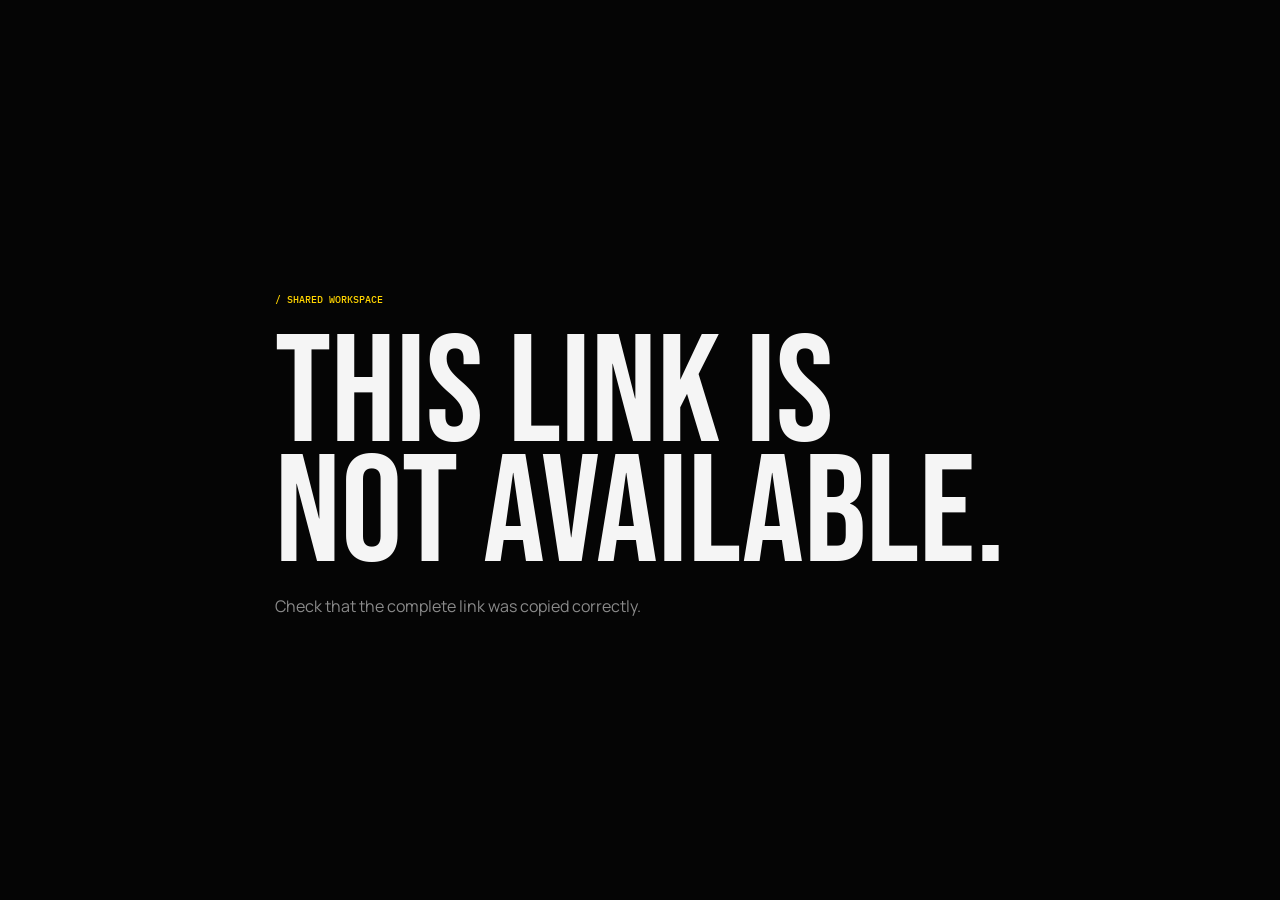
<file: share/index.html>
<!doctype html>
<html lang="en">
<head>
  <meta charset="UTF-8" /><meta name="viewport" content="width=device-width, initial-scale=1.0" />
  <meta name="robots" content="noindex, nofollow" />
  <title>Shared workspace | Khalid Eldhrawy</title>
  <link rel="preconnect" href="https://fonts.googleapis.com" /><link rel="preconnect" href="https://fonts.gstatic.com" crossorigin />
  <link href="https://fonts.googleapis.com/css2?family=Bebas+Neue&family=IBM+Plex+Mono:wght@400;500&family=Manrope:wght@400;500;600;700&display=swap" rel="stylesheet" />
  <link rel="stylesheet" href="share.css" />
</head>
<body>
  <main id="workspace" aria-live="polite"></main>
  <script src="../content/workspaces.js"></script><script src="share.js"></script>
</body>
</html>
</file>
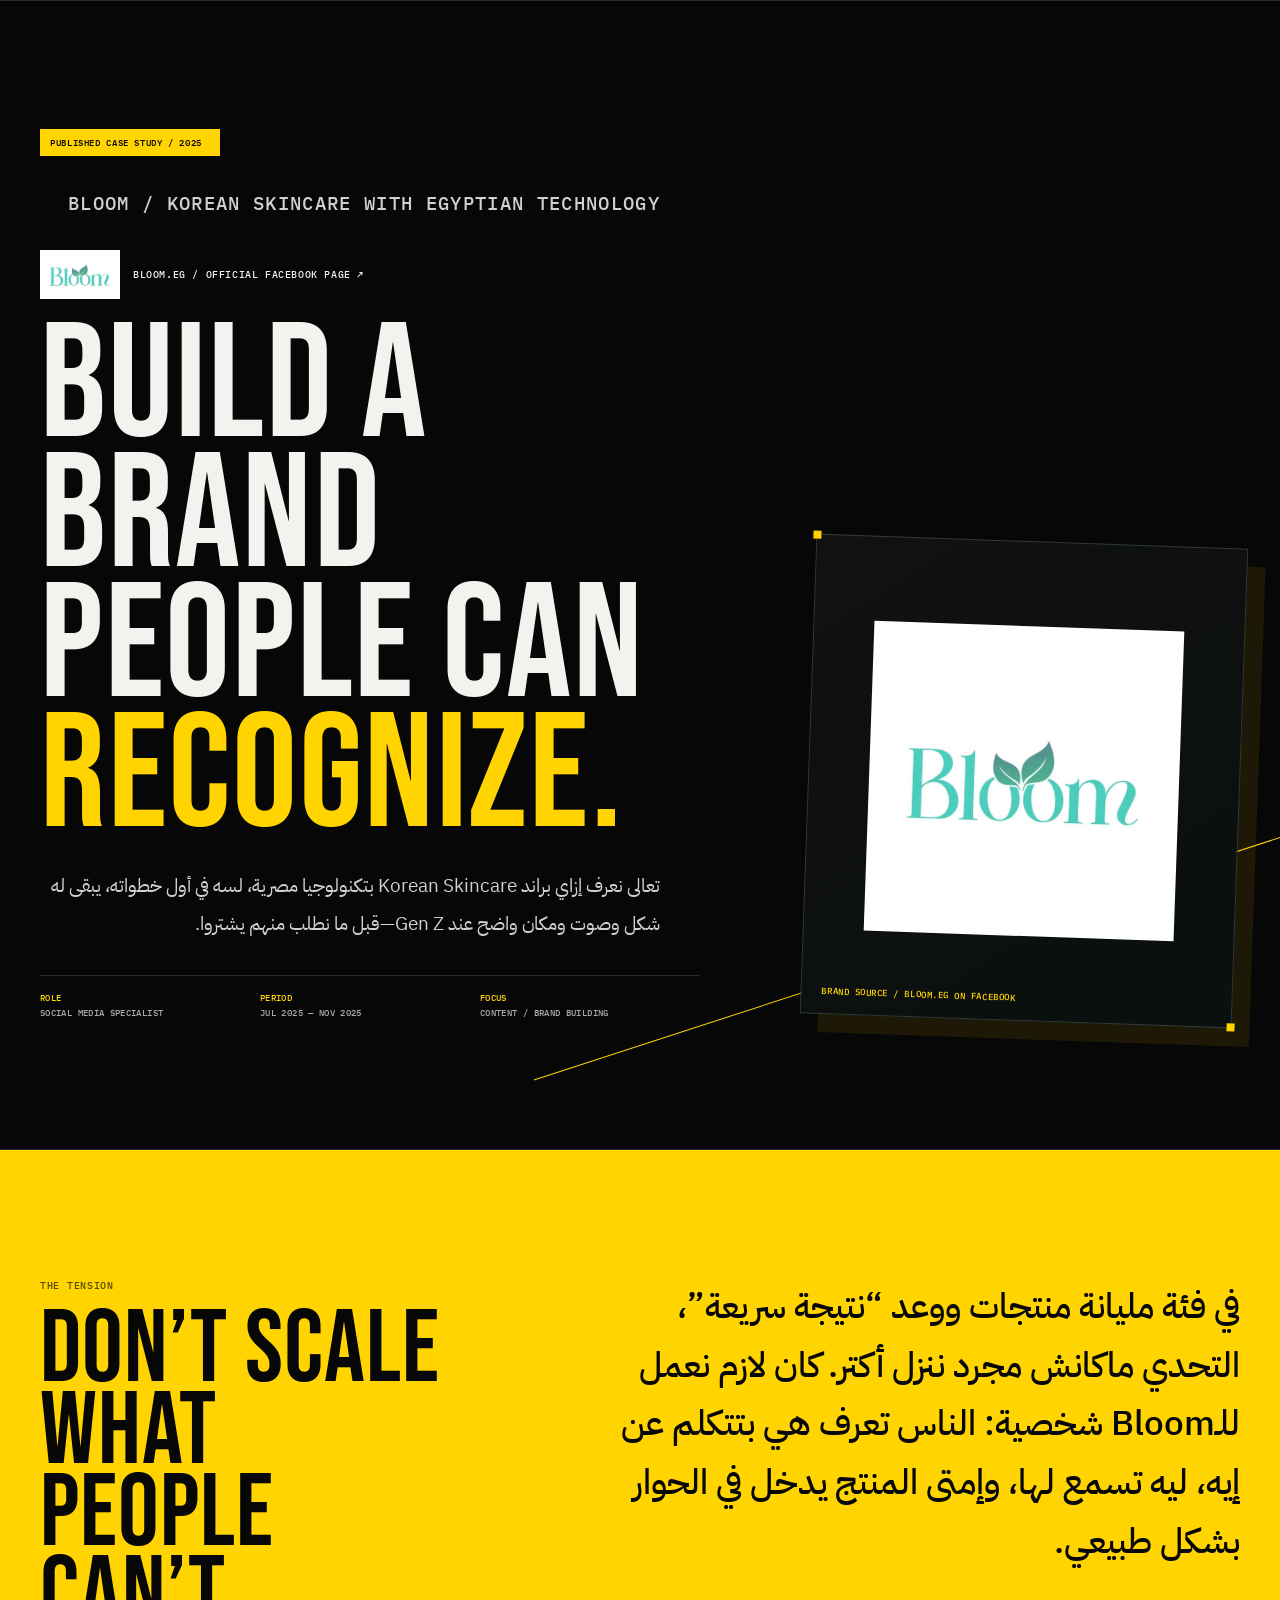
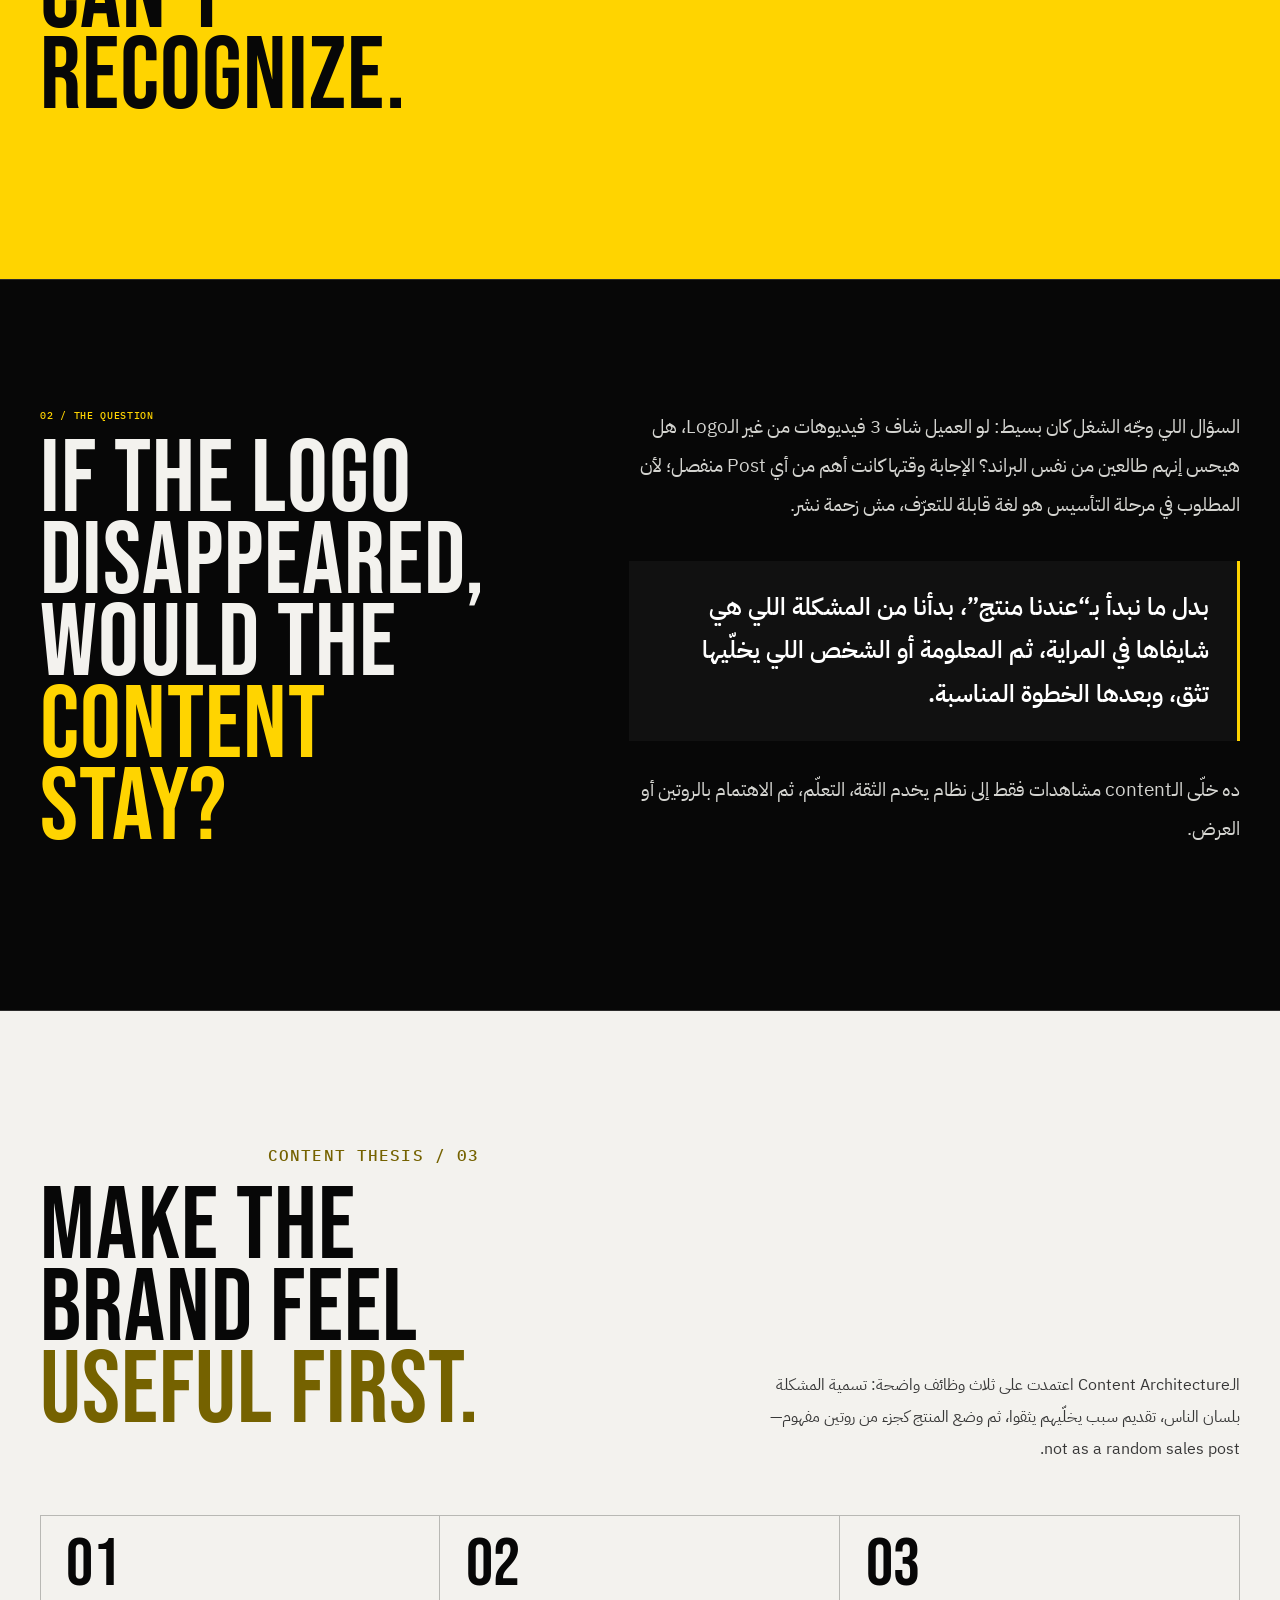
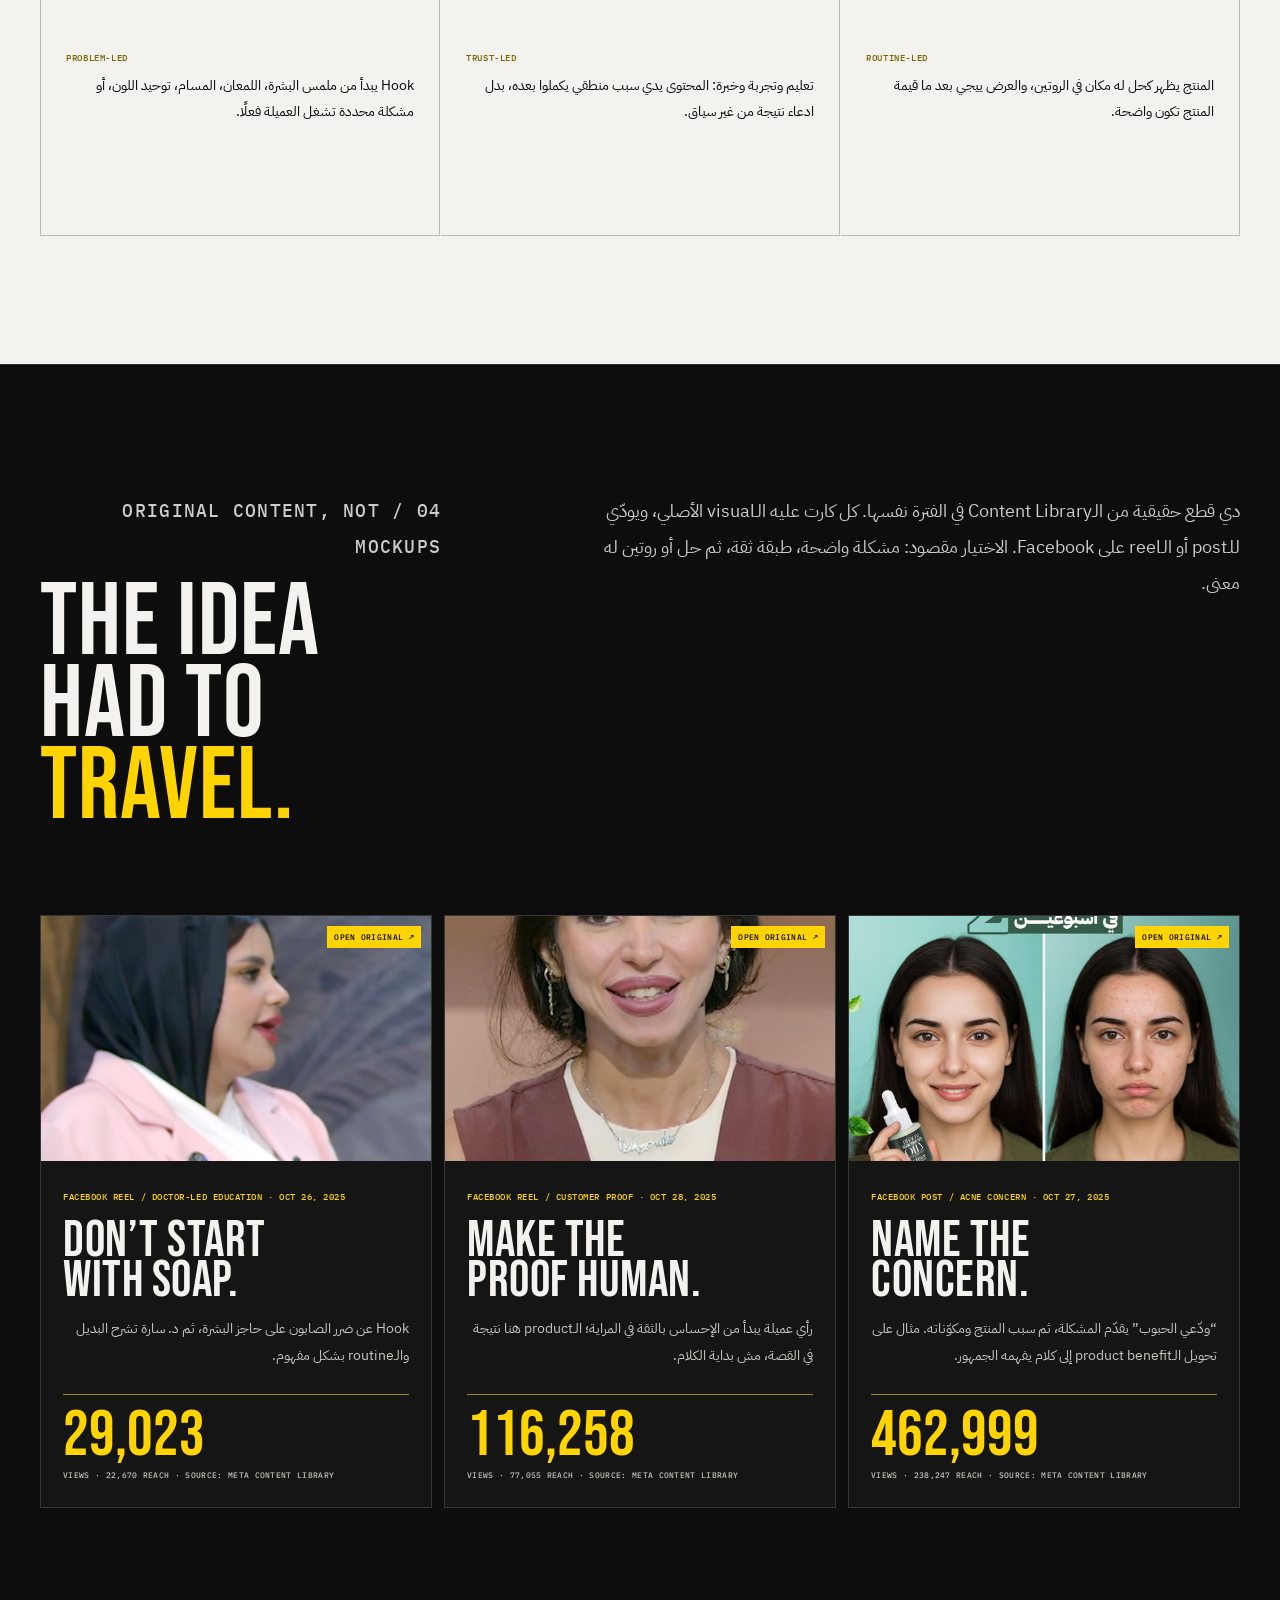
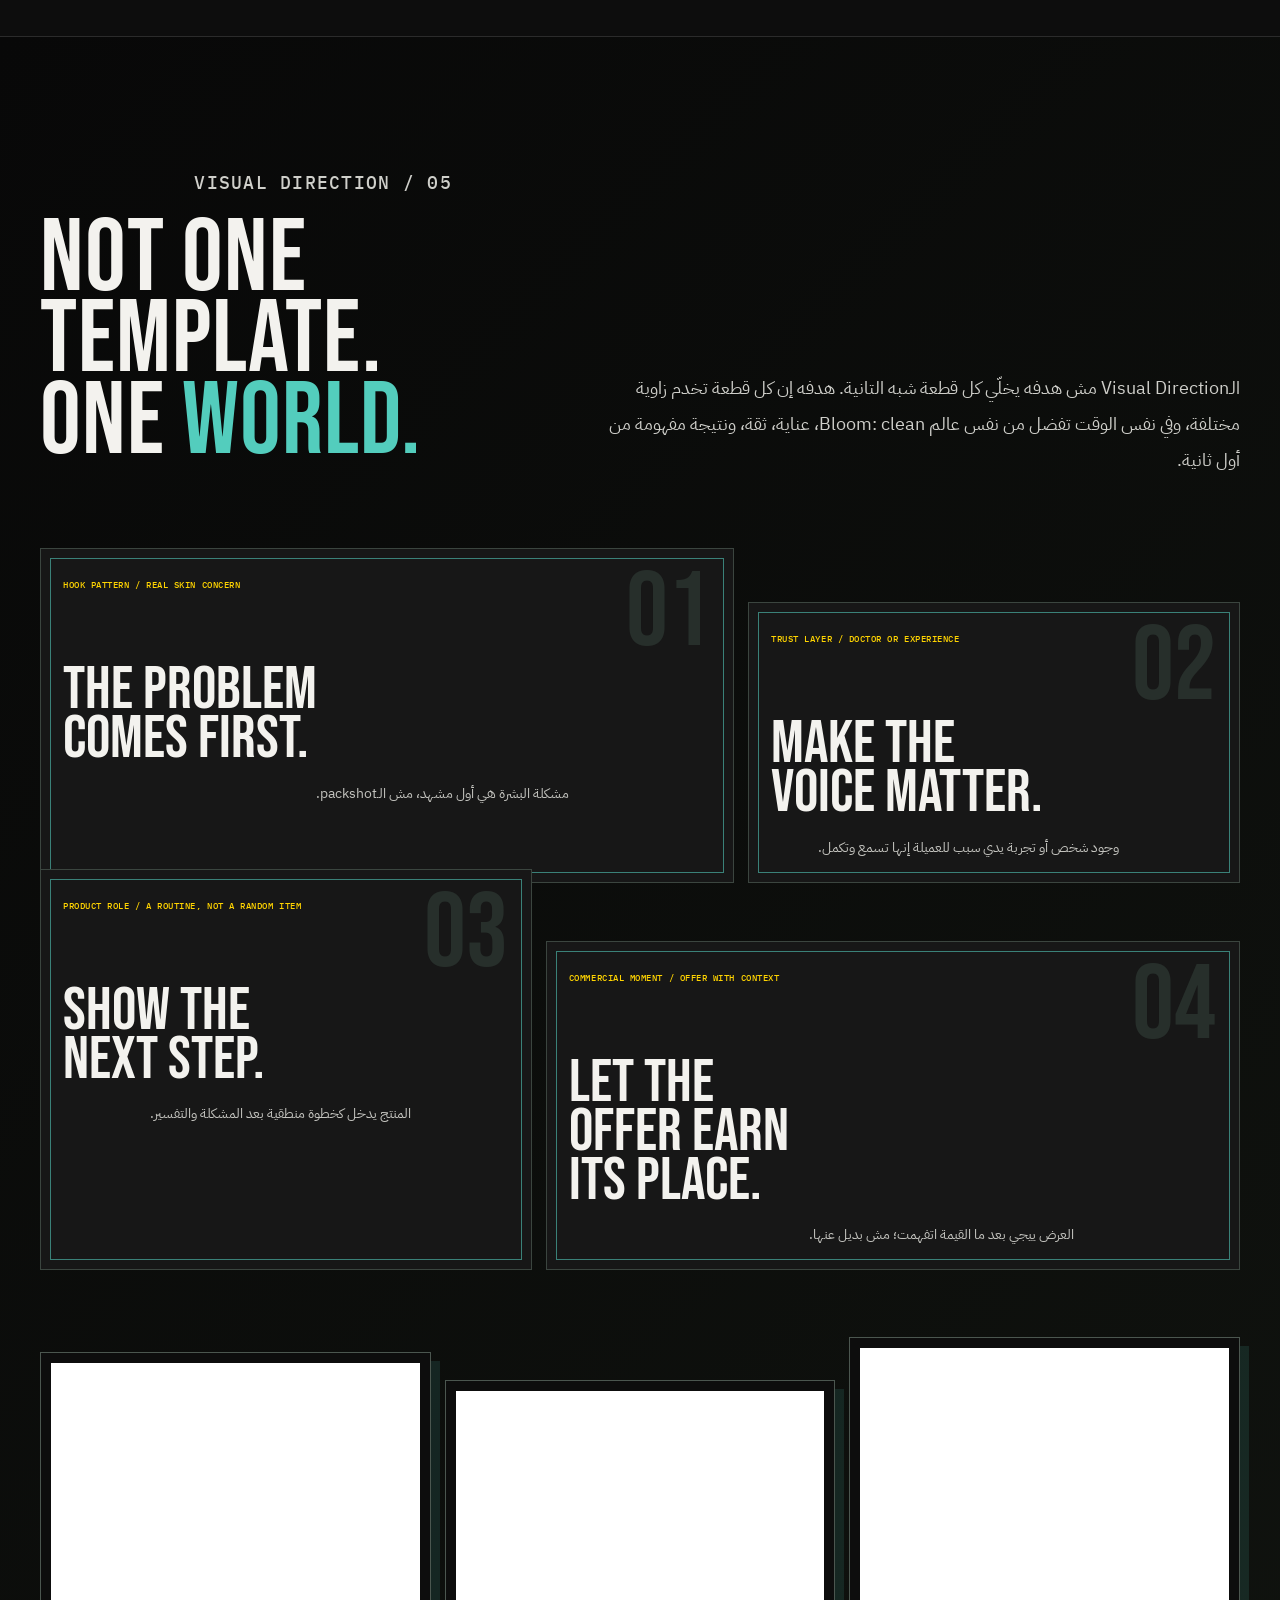
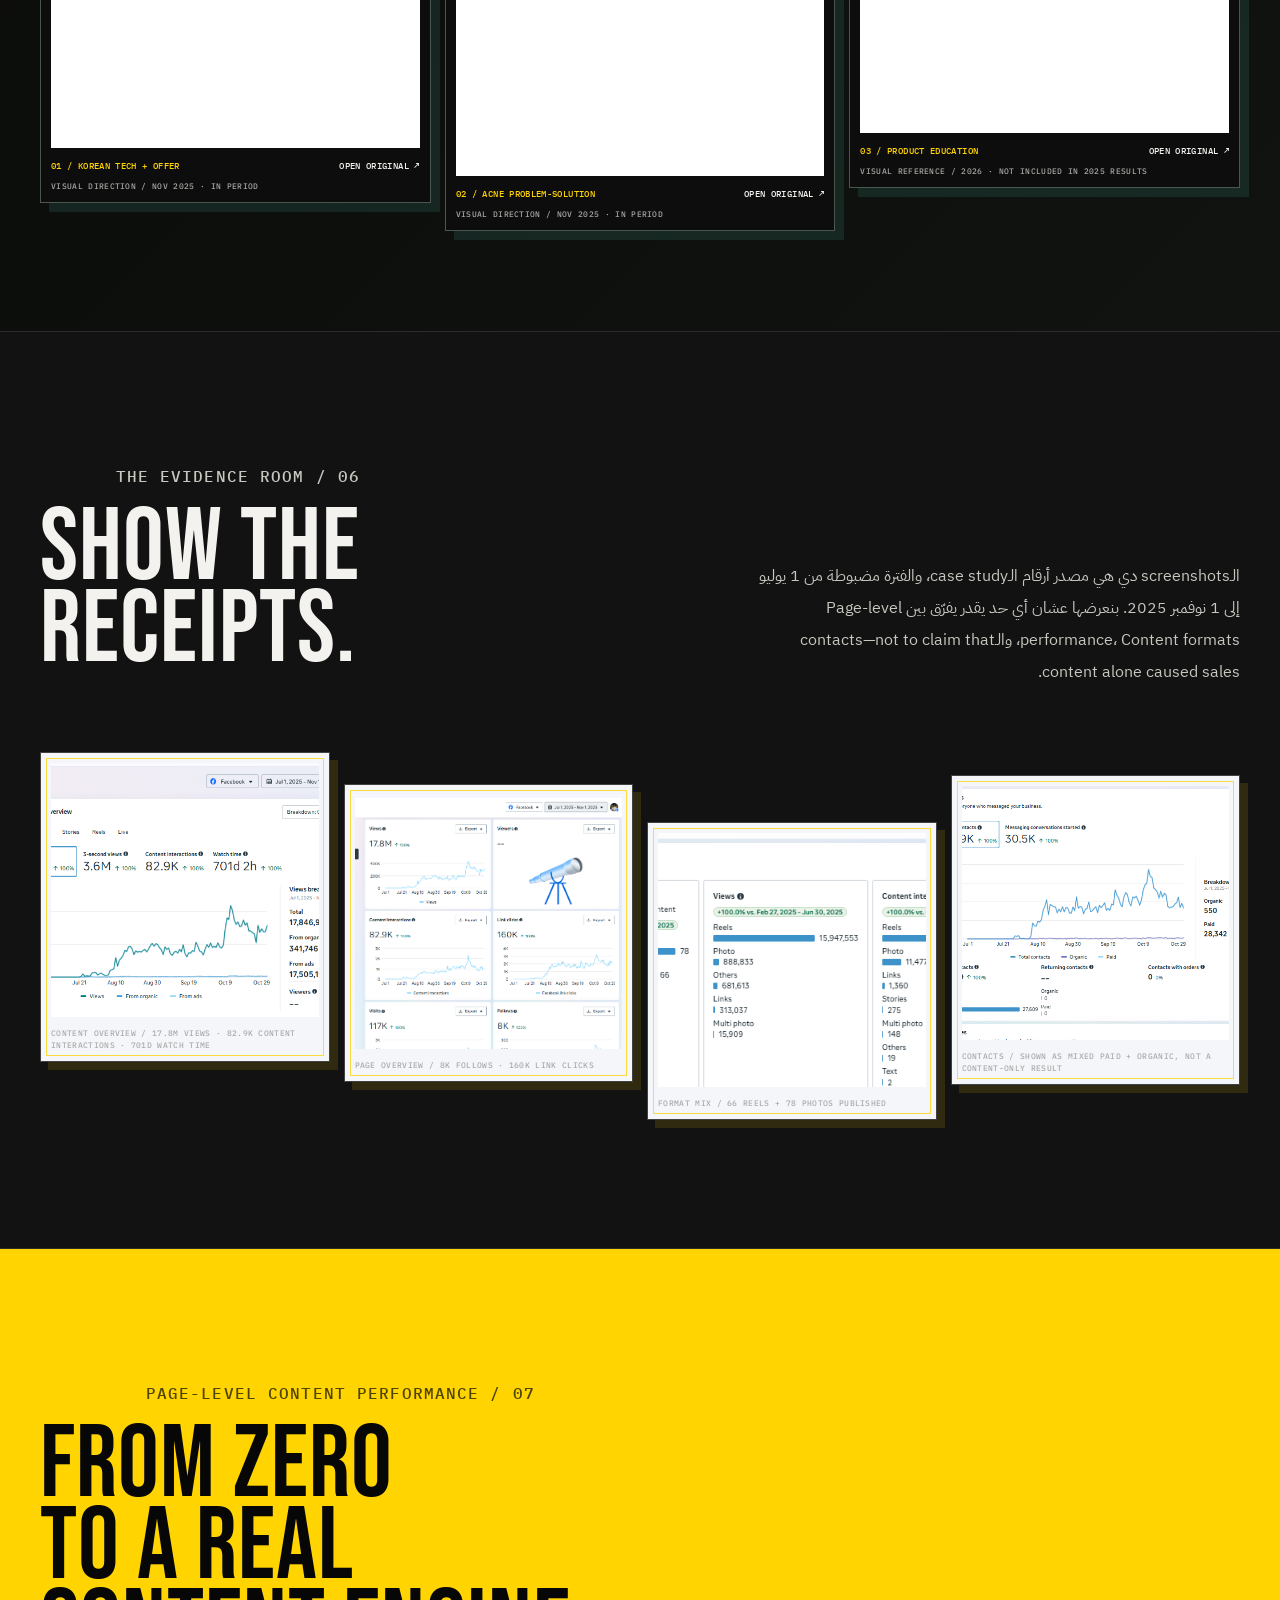
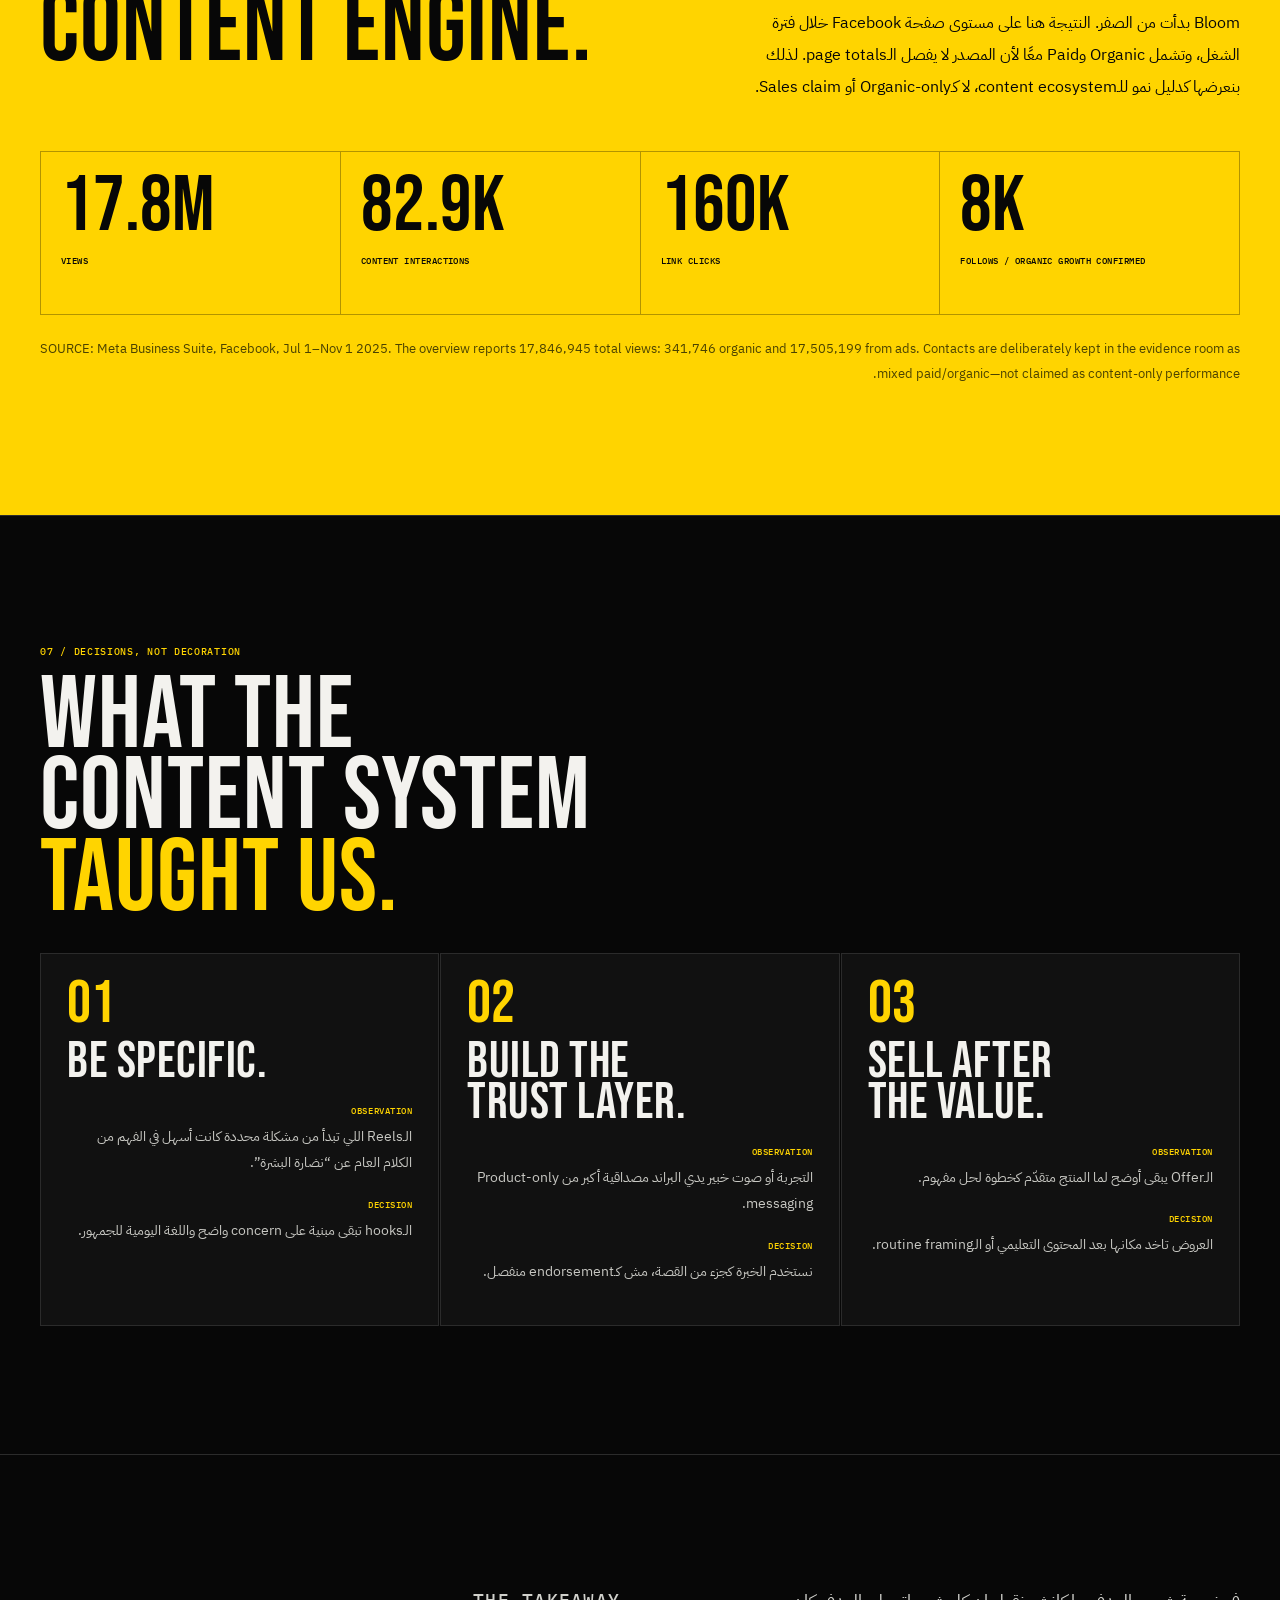
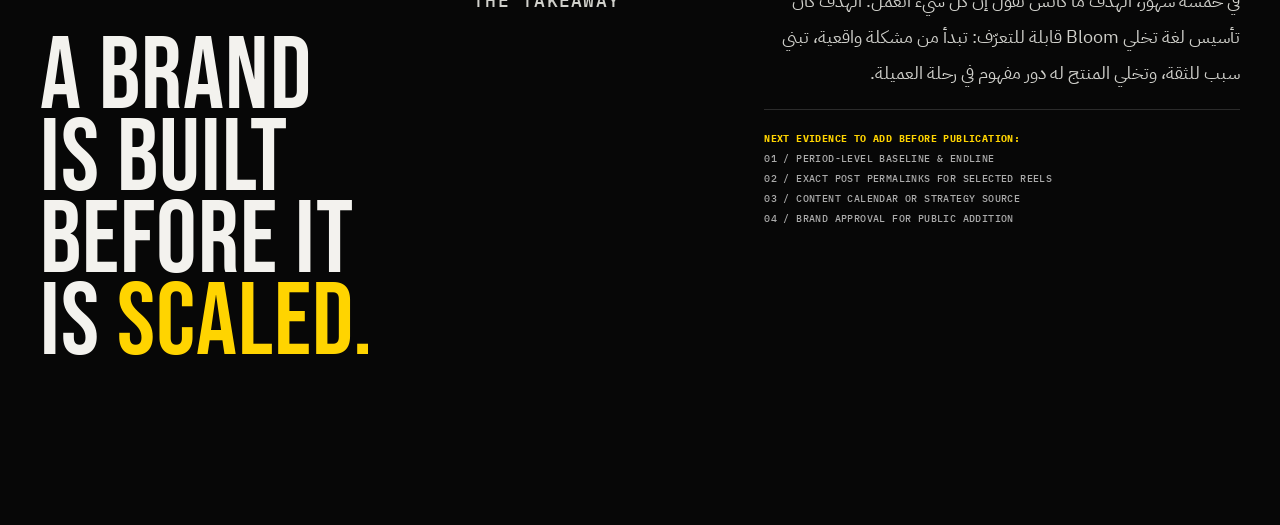
<file: case-studies/bloom-content-system/index.html>
<!doctype html>
<html lang="ar" dir="rtl">
<head>
  <meta charset="utf-8">
  <meta name="viewport" content="width=device-width,initial-scale=1">
  <title>Bloom — Content System Case Study</title>
  <link rel="preconnect" href="https://fonts.googleapis.com">
  <link rel="preconnect" href="https://fonts.gstatic.com" crossorigin>
  <link href="https://fonts.googleapis.com/css2?family=Bebas+Neue&family=IBM+Plex+Mono:wght@400;500;600&family=IBM+Plex+Sans+Arabic:wght@400;500;600;700&display=swap" rel="stylesheet">
  <style>
    :root{--ink:#070707;--paper:#f3f2ee;--yellow:#ffd400;--mint:#53cdbd;--line:#2b2b2b;--muted:#a6a6a6;--ar:'IBM Plex Sans Arabic',Arial,sans-serif;--en:'Bebas Neue',Impact,sans-serif;--mono:'IBM Plex Mono',monospace}*{box-sizing:border-box}html{scroll-behavior:smooth}body{margin:0;background:var(--ink);color:var(--paper);font-family:var(--ar)}.wrap{width:min(1200px,calc(100% - 48px));margin:auto}section{padding:clamp(72px,10vw,140px) 0;border-top:1px solid var(--line)}.tag,.source{font:500 10px/1.6 var(--mono);letter-spacing:.07em;text-transform:uppercase;direction:ltr}.tag{color:var(--yellow)}.source{color:#8b8b8b}h1,h2,h3,p{margin-top:0}h1,h2,h3{font-family:var(--en);font-weight:400;line-height:.8;letter-spacing:.01em;direction:ltr;text-align:left}h1{font-size:clamp(5.2rem,12.7vw,12rem);margin:24px 0}h2{font-size:clamp(3.8rem,8vw,8.2rem);margin:16px 0 32px}h3{font-size:clamp(2.7rem,4vw,4.4rem);margin:14px 0}.yellow{color:var(--yellow)}.mint{color:var(--mint)}.draft{display:inline-flex;align-items:center;gap:8px;padding:8px 10px;background:var(--yellow);color:#000;font:500 9px var(--mono);letter-spacing:.07em;direction:ltr}.draft:before{content:'';width:6px;height:6px;border-radius:50%;background:#000}.hero{min-height:900px;display:grid;align-items:center;position:relative;overflow:hidden;background:radial-gradient(circle at 80% 63%,rgba(83,205,189,.18),transparent 0 16%,transparent 44%),var(--ink)}.hero:after{content:'';position:absolute;right:-10vw;bottom:18%;width:70vw;height:1px;background:var(--yellow);transform:rotate(-18deg)}.hero-grid{display:grid;grid-template-columns:1.1fr .72fr;gap:9%;align-items:end;direction:ltr;position:relative;z-index:1}.hero-copy>p{max-width:620px;direction:rtl;text-align:right;color:#d0d0cc;font-size:19px;line-height:2}.brand{display:flex;align-items:center;gap:13px;margin:28px 0 18px;text-decoration:none;color:var(--paper);font:500 10px var(--mono);letter-spacing:.06em}.brand img{width:80px;height:49px;object-fit:cover;background:#fff}.meta{display:grid;grid-template-columns:repeat(3,1fr);border-top:1px solid var(--line);margin-top:32px}.meta div{padding:14px 8px 0 0;color:#aaa;font:500 9px/1.7 var(--mono);letter-spacing:.04em}.meta b{display:block;color:var(--yellow);font-weight:500}.brand-block{height:480px;position:relative;display:grid;place-items:center;background:linear-gradient(145deg,#111 0%,#09100e 100%);border:1px solid #2f3935;box-shadow:18px 18px 0 rgba(255,212,0,.09);transform:rotate(2deg)}.brand-block:before,.brand-block:after{content:'';position:absolute;width:8px;height:8px;background:var(--yellow)}.brand-block:before{left:-4px;top:-4px}.brand-block:after{right:-4px;bottom:-4px}.brand-block img{width:min(74%,310px);aspect-ratio:1;object-fit:cover}.brand-block span{position:absolute;left:20px;bottom:17px;color:var(--yellow);font:500 9px var(--mono);letter-spacing:.06em;direction:ltr}.opening{background:var(--yellow);color:#070707}.opening-grid,.story-grid{display:grid;grid-template-columns:.78fr 1.22fr;gap:12%;direction:ltr}.opening .tag{color:#574b00}.opening-copy,.story-copy{direction:rtl;text-align:right}.opening-copy{font:500 clamp(1.6rem,2.7vw,2.8rem)/1.7 var(--ar)}.story-copy{color:#d4d4d0;font-size:19px;line-height:2.05;max-width:720px}.pull{margin-top:36px;padding:25px 28px;border-right:3px solid var(--yellow);background:#111;color:#fff;font:600 24px/1.8 var(--ar)}.architecture{background:#f3f2ee;color:#070707}.architecture-head{display:flex;justify-content:space-between;align-items:end;gap:30px;direction:ltr}.architecture-head p{max-width:480px;margin:0;direction:rtl;text-align:right;color:#383838;font-size:16px;line-height:2}.three{display:grid;grid-template-columns:repeat(3,1fr);gap:1px;margin-top:50px;border-top:1px solid #b8b8b4;border-left:1px solid #b8b8b4;direction:ltr}.pillar{min-height:320px;padding:25px;border-right:1px solid #b8b8b4;border-bottom:1px solid #b8b8b4}.pillar b{font:400 68px/.72 var(--en)}.pillar strong{display:block;margin:60px 0 10px;color:#786500;font:500 9px var(--mono);letter-spacing:.07em}.pillar p{margin:0;direction:rtl;text-align:right;font-size:14px;line-height:1.9}.evidence{background:#0d0d0d}.evidence-head{display:grid;grid-template-columns:.76fr 1.24fr;gap:12%;direction:ltr}.evidence-head p{direction:rtl;text-align:right;color:#ccc;font-size:18px;line-height:2}.cards{display:grid;grid-template-columns:repeat(3,1fr);gap:12px;margin-top:54px;direction:ltr}.card{display:block;min-height:490px;padding:0;background:#151515;border:1px solid #363636;position:relative;overflow:hidden;color:var(--paper);text-decoration:none}.card:hover{border-color:var(--yellow)}.card img{display:block;width:100%;height:245px;object-fit:cover}.card-copy{padding:22px}.card .kind{color:var(--yellow);font:500 9px var(--mono);letter-spacing:.06em}.card p{position:relative;direction:rtl;text-align:right;color:#c7c7c3;font-size:14px;line-height:1.9}.metric{position:relative;margin-top:24px;padding-top:16px;border-top:1px solid rgba(255,212,0,.6);direction:ltr}.metric b{display:block;color:var(--yellow);font:400 clamp(3.7rem,5vw,5.3rem)/.78 var(--en)}.metric span{font:500 8px/1.6 var(--mono);letter-spacing:.04em;color:#c4c4bf}.open{position:absolute;right:10px;top:10px;background:var(--yellow);color:#000;padding:6px 7px;font:500 8px var(--mono);letter-spacing:.04em}.creative{background:linear-gradient(135deg,#080808,#10130f)}.creative-intro{display:grid;grid-template-columns:.78fr 1.22fr;gap:12%;align-items:end;direction:ltr}.creative-intro p{direction:rtl;text-align:right;color:#cfcfca;font-size:18px;line-height:2}.storyboard{display:grid;grid-template-columns:repeat(12,1fr);gap:14px;margin-top:52px;direction:ltr}.frame{padding:22px;min-height:280px;background:#171717;border:1px solid #3b453f;position:relative;overflow:hidden}.frame:before{content:'';position:absolute;inset:9px;border:1px solid rgba(83,205,189,.58)}.frame:nth-child(1){grid-column:span 7}.frame:nth-child(2){grid-column:span 5;margin-top:54px}.frame:nth-child(3){grid-column:span 5;margin-top:-28px}.frame:nth-child(4){grid-column:span 7;margin-top:44px}.frame .clip{position:absolute;right:23px;top:28px;font:400 105px/.7 var(--en);color:#272f2b}.frame span,.frame b,.frame p{position:relative}.frame span{color:var(--yellow);font:500 9px var(--mono);letter-spacing:.06em}.frame b{display:block;margin-top:70px;font:400 clamp(2.8rem,4.8vw,5.5rem)/.8 var(--en);max-width:75%}.frame p{margin:17px 0 0;direction:rtl;text-align:right;color:#c3c3be;font-size:14px;line-height:1.8;max-width:78%}.direction-posts{margin-top:82px;display:grid;grid-template-columns:repeat(3,1fr);gap:14px;direction:ltr}.direction-post{padding:10px;background:#0d0d0d;border:1px solid #4b564f;box-shadow:9px 9px 0 rgba(83,205,189,.12)}.direction-post:nth-child(2){transform:translateY(28px)}.direction-post:nth-child(3){transform:translateY(-15px)}.direction-post iframe{display:block;width:100%;height:385px;border:0;background:#fff}.direction-post a{display:flex;justify-content:space-between;gap:8px;margin-top:11px;color:var(--paper);text-decoration:none;font:500 9px/1.6 var(--mono);letter-spacing:.04em}.direction-post a span{color:var(--yellow)}.direction-post small{display:block;margin-top:6px;color:#a8aaa5;font:500 8px/1.5 var(--mono);letter-spacing:.04em}.dashboard{background:#121212}.dash-intro{display:flex;align-items:end;justify-content:space-between;gap:30px;direction:ltr}.dash-intro p{max-width:490px;direction:rtl;text-align:right;color:#c7c7c0;font-size:16px;line-height:2}.dash-grid{display:grid;grid-template-columns:repeat(4,1fr);gap:14px;margin-top:48px;direction:ltr;align-items:start}.dash-grid figure{margin:0;padding:10px;background:#f5f6fa;border:1px solid #414141;box-shadow:8px 8px 0 rgba(255,212,0,.12);position:relative}.dash-grid figure:before{content:'';position:absolute;inset:5px;border:1px solid rgba(255,212,0,.76);pointer-events:none}.dash-grid figure:nth-child(2){margin-top:32px}.dash-grid figure:nth-child(3){margin-top:70px}.dash-grid figure:nth-child(4){margin-top:23px}.dash-grid img{display:block;width:100%;aspect-ratio:1.05/1;object-fit:cover;object-position:top}.dash-grid figcaption{margin-top:10px;color:#aaa;font:500 8px/1.5 var(--mono);letter-spacing:.04em}.results{background:var(--yellow);color:#070707}.results-top{display:flex;justify-content:space-between;gap:30px;align-items:end;direction:ltr}.results .tag{color:#4f4500}.results-top p{max-width:495px;margin:0;direction:rtl;text-align:right;font-size:16px;line-height:2}.result-grid{display:grid;grid-template-columns:repeat(4,1fr);margin-top:48px;border-top:1px solid rgba(0,0,0,.3);border-left:1px solid rgba(0,0,0,.3);direction:ltr}.result{min-height:163px;padding:24px 20px;border-right:1px solid rgba(0,0,0,.3);border-bottom:1px solid rgba(0,0,0,.3)}.result b{display:block;font:400 clamp(4rem,6.2vw,6.5rem)/.78 var(--en)}.result span{display:block;margin-top:16px;font:500 9px/1.6 var(--mono);letter-spacing:.05em}.fine{margin:22px 0 0;direction:rtl;text-align:right;color:#4b4200;font-size:13px;line-height:1.9}.log-grid{display:grid;grid-template-columns:repeat(3,1fr);gap:1px;direction:ltr}.log{min-height:365px;padding:26px;background:#111;border:1px solid var(--line)}.log .no{font:400 60px/.8 var(--en);color:var(--yellow)}.log p{direction:rtl;text-align:right;color:#c8c8c3;font-size:14px;line-height:1.9}.log b{font:500 9px var(--mono);letter-spacing:.06em;color:var(--yellow)}.method{padding:42px 0;background:#101010}.method-box{display:grid;grid-template-columns:200px 1fr;gap:28px;padding:19px 22px;border:1px solid #373733;border-left:3px solid var(--yellow);direction:ltr}.method-box p{margin:0;direction:rtl;text-align:right;color:#d0d0ca;font-size:14px;line-height:1.9}.close-grid{display:grid;grid-template-columns:1fr .82fr;gap:12%;direction:ltr}.close-grid p{direction:rtl;text-align:right;color:#d0d0cb;font-size:18px;line-height:2}.next{border-top:1px solid var(--line);padding-top:19px;color:#aaa;font:500 10px/2 var(--mono);letter-spacing:.04em;direction:ltr}.next b{color:var(--yellow)}@media(max-width:800px){.wrap{width:min(100% - 34px,1200px)}.hero{min-height:940px}.hero-grid,.opening-grid,.story-grid,.evidence-head,.creative-intro,.close-grid{grid-template-columns:1fr;gap:40px}.meta,.three,.cards,.result-grid,.log-grid,.direction-posts,.dash-grid{grid-template-columns:1fr}.architecture-head,.results-top,.dash-intro{display:block}.architecture-head p,.results-top p,.dash-intro p{margin-top:22px}.brand-block{height:360px}.storyboard{grid-template-columns:1fr;gap:14px}.frame:nth-child(n),.direction-post:nth-child(n),.dash-grid figure:nth-child(n){grid-column:auto;margin:0}.frame b,.frame p{max-width:90%}.method-box{grid-template-columns:1fr;gap:10px}h1{font-size:clamp(5.2rem,25vw,8.5rem)}}
    /* Public version label: the source draft is intentionally not exposed in the rendered case study. */
    .draft{font-size:0}
    .draft:before{content:'PUBLISHED CASE STUDY / 2025';font:500 9px var(--mono);letter-spacing:.07em;width:auto;height:auto;border-radius:0;background:transparent}
  </style>
</head>
<body>
<main>
  <section class="hero"><div class="wrap hero-grid"><div class="hero-copy"><span class="draft">LOCAL DRAFT / NOT PUBLISHED</span><p class="tag" style="margin-top:28px">BLOOM / KOREAN SKINCARE WITH EGYPTIAN TECHNOLOGY</p><a class="brand" href="https://www.facebook.com/BloomSkincareeg/" target="_blank" rel="noopener"><img src="bloom-evidence/bloom-facebook-profile.jpg" alt="Bloom official logo"><span>BLOOM.EG / OFFICIAL FACEBOOK PAGE ↗</span></a><h1>BUILD A BRAND<br>PEOPLE CAN<br><span class="yellow">RECOGNIZE.</span></h1><p>تعالى نعرف إزاي براند <span dir="ltr">Korean Skincare</span> بتكنولوجيا مصرية، لسه في أول خطواته، يبقى له شكل وصوت ومكان واضح عند <span dir="ltr">Gen Z</span>—قبل ما نطلب منهم يشتروا.</p><div class="meta"><div><b>ROLE</b>SOCIAL MEDIA SPECIALIST</div><div><b>PERIOD</b>JUL 2025 — NOV 2025</div><div><b>FOCUS</b>CONTENT / BRAND BUILDING</div></div></div><aside class="brand-block"><img src="bloom-evidence/bloom-facebook-profile.jpg" alt="Official Bloom logo"><span>BRAND SOURCE / BLOOM.EG ON FACEBOOK</span></aside></div></section>
  <section class="opening"><div class="wrap opening-grid"><div><p class="tag">THE TENSION</p><h2>DON’T SCALE<br>WHAT PEOPLE<br>CAN’T <span>RECOGNIZE.</span></h2></div><div class="opening-copy">في فئة مليانة منتجات ووعد “نتيجة سريعة”، التحدي ماكانش مجرد ننزل أكتر. كان لازم نعمل للـBloom شخصية: الناس تعرف هي بتتكلم عن إيه، ليه تسمع لها، وإمتى المنتج يدخل في الحوار بشكل طبيعي.</div></div></section>
  <section><div class="wrap story-grid"><div><p class="tag">02 / THE QUESTION</p><h2>IF THE LOGO<br>DISAPPEARED,<br>WOULD THE<br><span class="yellow">CONTENT STAY?</span></h2></div><div class="story-copy"><p>السؤال اللي وجّه الشغل كان بسيط: لو العميل شاف 3 فيديوهات من غير الـLogo، هل هيحس إنهم طالعين من نفس البراند؟ الإجابة وقتها كانت أهم من أي Post منفصل؛ لأن المطلوب في مرحلة التأسيس هو لغة قابلة للتعرّف، مش زحمة نشر.</p><div class="pull">بدل ما نبدأ بـ“عندنا منتج”، بدأنا من المشكلة اللي هي شايفاها في المراية، ثم المعلومة أو الشخص اللي يخلّيها تثق، وبعدها الخطوة المناسبة.</div><p style="margin-top:30px">ده خلّى الـcontent مشاهدات فقط إلى نظام يخدم الثقة، التعلّم، ثم الاهتمام بالروتين أو العرض.</p></div></div></section>
  <section class="architecture"><div class="wrap"><div class="architecture-head"><div><p class="tag" style="color:#756200">03 / CONTENT THESIS</p><h2>MAKE THE<br>BRAND FEEL<br><span style="color:#756200">USEFUL FIRST.</span></h2></div><p>الـContent Architecture اعتمدت على ثلاث وظائف واضحة: تسمية المشكلة بلسان الناس، تقديم سبب يخلّيهم يثقوا، ثم وضع المنتج كجزء من روتين مفهوم—not as a random sales post.</p></div><div class="three"><article class="pillar"><b>01</b><strong>PROBLEM-LED</strong><p>Hook يبدأ من ملمس البشرة، اللمعان، المسام، توحيد اللون، أو مشكلة محددة تشغل العميلة فعلًا.</p></article><article class="pillar"><b>02</b><strong>TRUST-LED</strong><p>تعليم وتجربة وخبرة: المحتوى يدي سبب منطقي يكملوا بعده، بدل ادعاء نتيجة من غير سياق.</p></article><article class="pillar"><b>03</b><strong>ROUTINE-LED</strong><p>المنتج يظهر كحل له مكان في الروتين، والعرض ييجي بعد ما قيمة المنتج تكون واضحة.</p></article></div></div></section>
  <section class="evidence"><div class="wrap"><div class="evidence-head"><div><p class="tag">04 / ORIGINAL CONTENT, NOT MOCKUPS</p><h2>THE IDEA<br>HAD TO<br><span class="yellow">TRAVEL.</span></h2></div><p>دي قطع حقيقية من الـContent Library في الفترة نفسها. كل كارت عليه الـvisual الأصلي، ويودّي للـpost أو الـreel على Facebook. الاختيار مقصود: مشكلة واضحة، طبقة ثقة، ثم حل أو روتين له معنى.</p></div><div class="cards"><a class="card" href="https://www.facebook.com/122139170612933255" target="_blank" rel="noopener"><img src="bloom-evidence/reel-doctor-soap.jpg" alt="Dr. Sara Bloom reel about replacing harsh soap with a skincare cleanser"><span class="open">OPEN ORIGINAL ↗</span><div class="card-copy"><span class="kind">FACEBOOK REEL / DOCTOR-LED EDUCATION · OCT 26, 2025</span><h3>DON’T START<br>WITH SOAP.</h3><p>Hook عن ضرر الصابون على حاجز البشرة، ثم د. سارة تشرح البديل والـroutine بشكل مفهوم.</p><div class="metric"><b>29,023</b><span>VIEWS · 22,670 REACH · SOURCE: META CONTENT LIBRARY</span></div></div></a><a class="card" href="https://www.facebook.com/122139716270933255" target="_blank" rel="noopener"><img src="bloom-evidence/reel-customer-proof.jpg" alt="Bloom customer proof reel"><span class="open">OPEN ORIGINAL ↗</span><div class="card-copy"><span class="kind">FACEBOOK REEL / CUSTOMER PROOF · OCT 28, 2025</span><h3>MAKE THE<br>PROOF HUMAN.</h3><p>رأي عميلة يبدأ من الإحساس بالثقة في المراية؛ الـproduct هنا نتيجة في القصة، مش بداية الكلام.</p><div class="metric"><b>116,258</b><span>VIEWS · 77,055 REACH · SOURCE: META CONTENT LIBRARY</span></div></div></a><a class="card" href="https://www.facebook.com/122139412652933255" target="_blank" rel="noopener"><img src="bloom-evidence/post-acne-solution.jpg" alt="Bloom acne solution post"><span class="open">OPEN ORIGINAL ↗</span><div class="card-copy"><span class="kind">FACEBOOK POST / ACNE CONCERN · OCT 27, 2025</span><h3>NAME THE<br>CONCERN.</h3><p>“ودّعي الحبوب” يقدّم المشكلة، ثم سبب المنتج ومكوّناته. مثال على تحويل الـproduct benefit إلى كلام يفهمه الجمهور.</p><div class="metric"><b>462,999</b><span>VIEWS · 238,247 REACH · SOURCE: META CONTENT LIBRARY</span></div></div></a></div></div></section>
  <section class="creative"><div class="wrap"><div class="creative-intro"><div><p class="tag">05 / VISUAL DIRECTION</p><h2>NOT ONE<br>TEMPLATE.<br>ONE <span class="mint">WORLD.</span></h2></div><p>الـVisual Direction مش هدفه يخلّي كل قطعة شبه التانية. هدفه إن كل قطعة تخدم زاوية مختلفة، وفي نفس الوقت تفضل من نفس عالم Bloom: clean، عناية، ثقة، ونتيجة مفهومة من أول ثانية.</p></div><div class="storyboard"><article class="frame"><span>HOOK PATTERN / REAL SKIN CONCERN</span><i class="clip">01</i><b>THE PROBLEM<br>COMES FIRST.</b><p>مشكلة البشرة هي أول مشهد، مش الـpackshot.</p></article><article class="frame"><span>TRUST LAYER / DOCTOR OR EXPERIENCE</span><i class="clip">02</i><b>MAKE THE<br>VOICE MATTER.</b><p>وجود شخص أو تجربة يدي سبب للعميلة إنها تسمع وتكمل.</p></article><article class="frame"><span>PRODUCT ROLE / A ROUTINE, NOT A RANDOM ITEM</span><i class="clip">03</i><b>SHOW THE<br>NEXT STEP.</b><p>المنتج يدخل كخطوة منطقية بعد المشكلة والتفسير.</p></article><article class="frame"><span>COMMERCIAL MOMENT / OFFER WITH CONTEXT</span><i class="clip">04</i><b>LET THE<br>OFFER EARN<br>ITS PLACE.</b><p>العرض ييجي بعد ما القيمة اتفهمت؛ مش بديل عنها.</p></article></div><div class="direction-posts"><article class="direction-post"><iframe title="Bloom Korean skincare offer post" loading="lazy" src="https://www.facebook.com/plugins/post.php?href=https%3A%2F%2Fwww.facebook.com%2Fphoto.php%3Ffbid%3D122144442974933255%26set%3Dpb.61577997660869.-2207520000%26type%3D3&amp;show_text=false&amp;width=360"></iframe><a href="https://www.facebook.com/photo.php?fbid=122144442974933255&amp;set=pb.61577997660869.-2207520000&amp;type=3" target="_blank" rel="noopener"><span>01 / KOREAN TECH + OFFER</span>OPEN ORIGINAL ↗</a><small>VISUAL DIRECTION / NOV 2025 · IN PERIOD</small></article><article class="direction-post"><iframe title="Bloom acne solution post" loading="lazy" src="https://www.facebook.com/plugins/post.php?href=https%3A%2F%2Fwww.facebook.com%2Fphoto.php%3Ffbid%3D122139412070933255%26set%3Dpb.61577997660869.-2207520000%26type%3D3&amp;show_text=false&amp;width=360"></iframe><a href="https://www.facebook.com/photo.php?fbid=122139412070933255&amp;set=pb.61577997660869.-2207520000&amp;type=3" target="_blank" rel="noopener"><span>02 / ACNE PROBLEM-SOLUTION</span>OPEN ORIGINAL ↗</a><small>VISUAL DIRECTION / NOV 2025 · IN PERIOD</small></article><article class="direction-post"><iframe title="Bloom AquaBoost product education post" loading="lazy" src="https://www.facebook.com/plugins/post.php?href=https%3A%2F%2Fwww.facebook.com%2Fphoto.php%3Ffbid%3D122138801690933255%26set%3Dpb.61577997660869.-2207520000%26type%3D3&amp;show_text=false&amp;width=360"></iframe><a href="https://www.facebook.com/photo.php?fbid=122138801690933255&amp;set=pb.61577997660869.-2207520000&amp;type=3" target="_blank" rel="noopener"><span>03 / PRODUCT EDUCATION</span>OPEN ORIGINAL ↗</a><small>VISUAL REFERENCE / 2026 · NOT INCLUDED IN 2025 RESULTS</small></article></div></div></section>
  <section class="dashboard"><div class="wrap"><div class="dash-intro"><div><p class="tag">06 / THE EVIDENCE ROOM</p><h2>SHOW THE<br>RECEIPTS.</h2></div><p>الـscreenshots دي هي مصدر أرقام الـcase study، والفترة مضبوطة من 1 يوليو إلى 1 نوفمبر 2025. بنعرضها عشان أي حد يقدر يفرّق بين Page-level performance، Content formats، والـcontacts—not to claim that content alone caused sales.</p></div><div class="dash-grid"><figure><img src="bloom-evidence/bloom-content-overview.png" alt="Meta Business Suite Bloom content overview, July to November 2025"><figcaption>CONTENT OVERVIEW / 17.8M VIEWS · 82.9K CONTENT INTERACTIONS · 701D WATCH TIME</figcaption></figure><figure><img src="bloom-evidence/bloom-page-overview.png" alt="Meta Business Suite Bloom page overview, July to November 2025"><figcaption>PAGE OVERVIEW / 8K FOLLOWS · 160K LINK CLICKS</figcaption></figure><figure><img src="bloom-evidence/bloom-format-performance.png" alt="Meta Business Suite Bloom top content formats"><figcaption>FORMAT MIX / 66 REELS + 78 PHOTOS PUBLISHED</figcaption></figure><figure><img src="bloom-evidence/bloom-contacts.png" alt="Meta Business Suite Bloom contacts overview"><figcaption>CONTACTS / SHOWN AS MIXED PAID + ORGANIC, NOT A CONTENT-ONLY RESULT</figcaption></figure></div></div></section>
  <section class="results"><div class="wrap"><div class="results-top"><div><p class="tag">07 / PAGE-LEVEL CONTENT PERFORMANCE</p><h2>FROM ZERO<br>TO A REAL<br><span>CONTENT ENGINE.</span></h2></div><p>Bloom بدأت من الصفر. النتيجة هنا على مستوى صفحة Facebook خلال فترة الشغل، وتشمل Organic وPaid معًا لأن المصدر لا يفصل الـpage totals. لذلك بنعرضها كدليل نمو للـcontent ecosystem، لا كـOrganic-only أو Sales claim.</p></div><div class="result-grid"><article class="result"><b>17.8M</b><span>VIEWS</span></article><article class="result"><b>82.9K</b><span>CONTENT INTERACTIONS</span></article><article class="result"><b>160K</b><span>LINK CLICKS</span></article><article class="result"><b>8K</b><span>FOLLOWS / ORGANIC GROWTH CONFIRMED</span></article></div><p class="fine">SOURCE: Meta Business Suite, Facebook, Jul 1–Nov 1 2025. The overview reports 17,846,945 total views: 341,746 organic and 17,505,199 from ads. Contacts are deliberately kept in the evidence room as mixed paid/organic—not claimed as content-only performance.</p></div></section>
  <section><div class="wrap"><p class="tag">07 / DECISIONS, NOT DECORATION</p><h2>WHAT THE<br>CONTENT SYSTEM<br><span class="yellow">TAUGHT US.</span></h2><div class="log-grid"><article class="log"><div class="no">01</div><h3>BE SPECIFIC.</h3><p><b>OBSERVATION</b><br>الـReels اللي تبدأ من مشكلة محددة كانت أسهل في الفهم من الكلام العام عن “نضارة البشرة”.</p><p><b>DECISION</b><br>الـhooks تبقى مبنية على concern واضح واللغة اليومية للجمهور.</p></article><article class="log"><div class="no">02</div><h3>BUILD THE<br>TRUST LAYER.</h3><p><b>OBSERVATION</b><br>التجربة أو صوت خبير يدي البراند مصداقية أكبر من Product-only messaging.</p><p><b>DECISION</b><br>نستخدم الخبرة كجزء من القصة، مش كـendorsement منفصل.</p></article><article class="log"><div class="no">03</div><h3>SELL AFTER<br>THE VALUE.</h3><p><b>OBSERVATION</b><br>الـOffer يبقى أوضح لما المنتج متقدّم كخطوة لحل مفهوم.</p><p><b>DECISION</b><br>العروض تاخد مكانها بعد المحتوى التعليمي أو الـroutine framing.</p></article></div></div></section>
  <section><div class="wrap close-grid"><div><p class="tag">THE TAKEAWAY</p><h2>A BRAND<br>IS BUILT<br>BEFORE IT<br>IS <span class="yellow">SCALED.</span></h2></div><div><p>في خمسة شهور، الهدف ما كانش نقول إن كل شيء اتعمل. الهدف كان تأسيس لغة تخلي Bloom قابلة للتعرّف: تبدأ من مشكلة واقعية، تبني سبب للثقة، وتخلي المنتج له دور مفهوم في رحلة العميلة.</p><div class="next"><b>NEXT EVIDENCE TO ADD BEFORE PUBLICATION:</b><br>01 / PERIOD-LEVEL BASELINE &amp; ENDLINE<br>02 / EXACT POST PERMALINKS FOR SELECTED REELS<br>03 / CONTENT CALENDAR OR STRATEGY SOURCE<br>04 / BRAND APPROVAL FOR PUBLIC ADDITION</div></div></div></section>
</main>
</body>
</html>
</file>
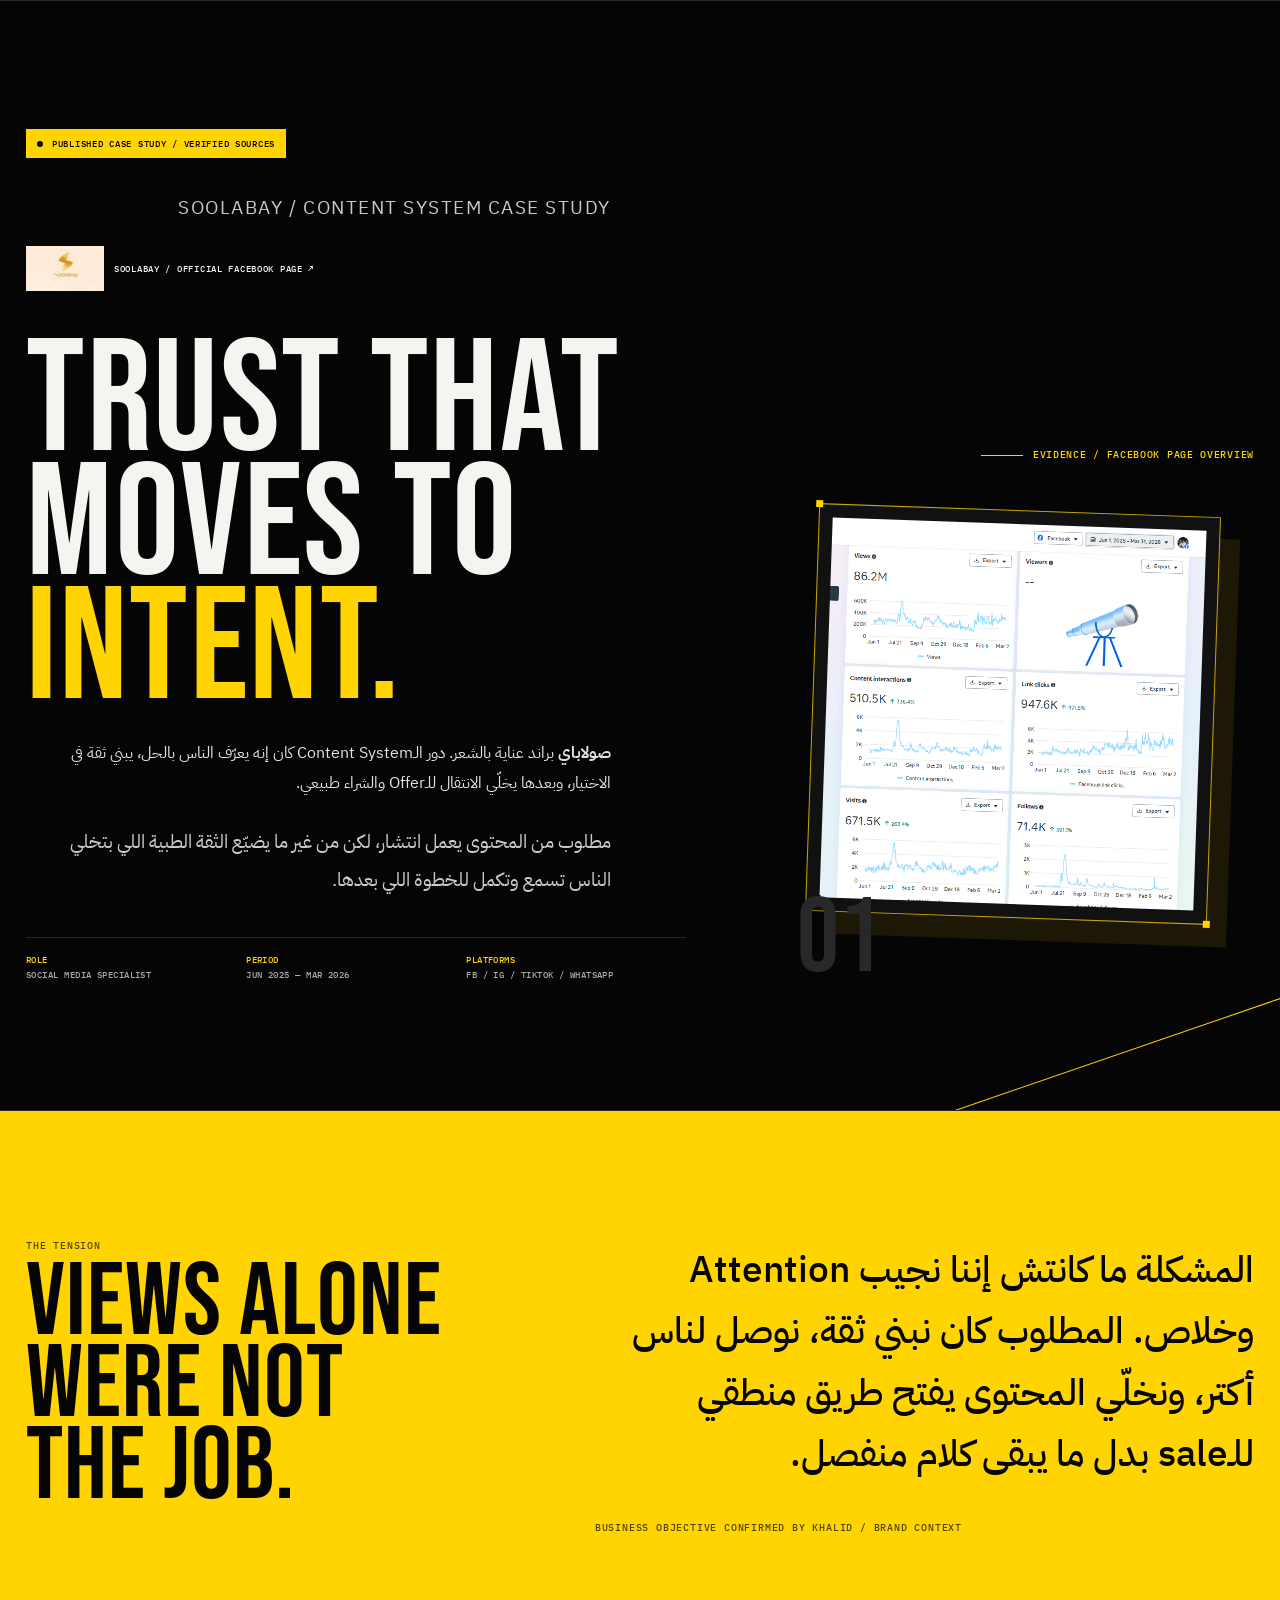
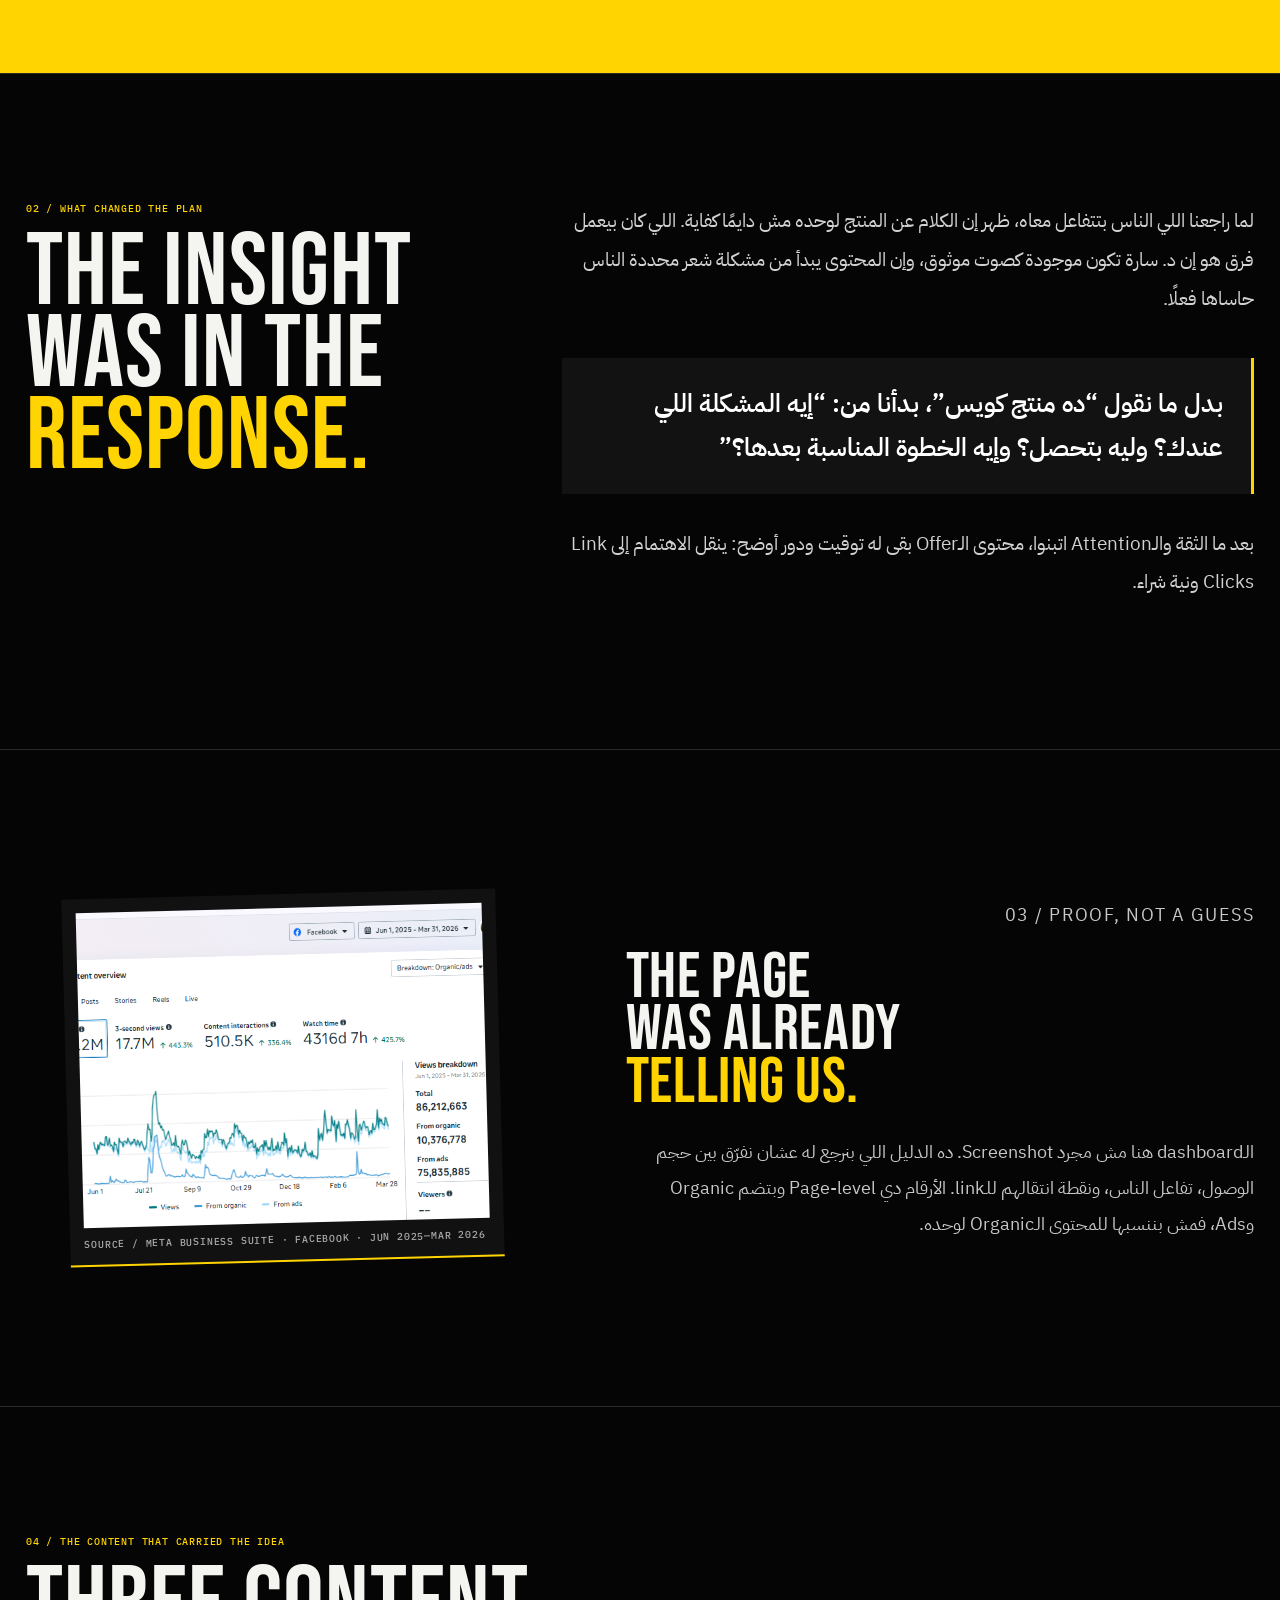
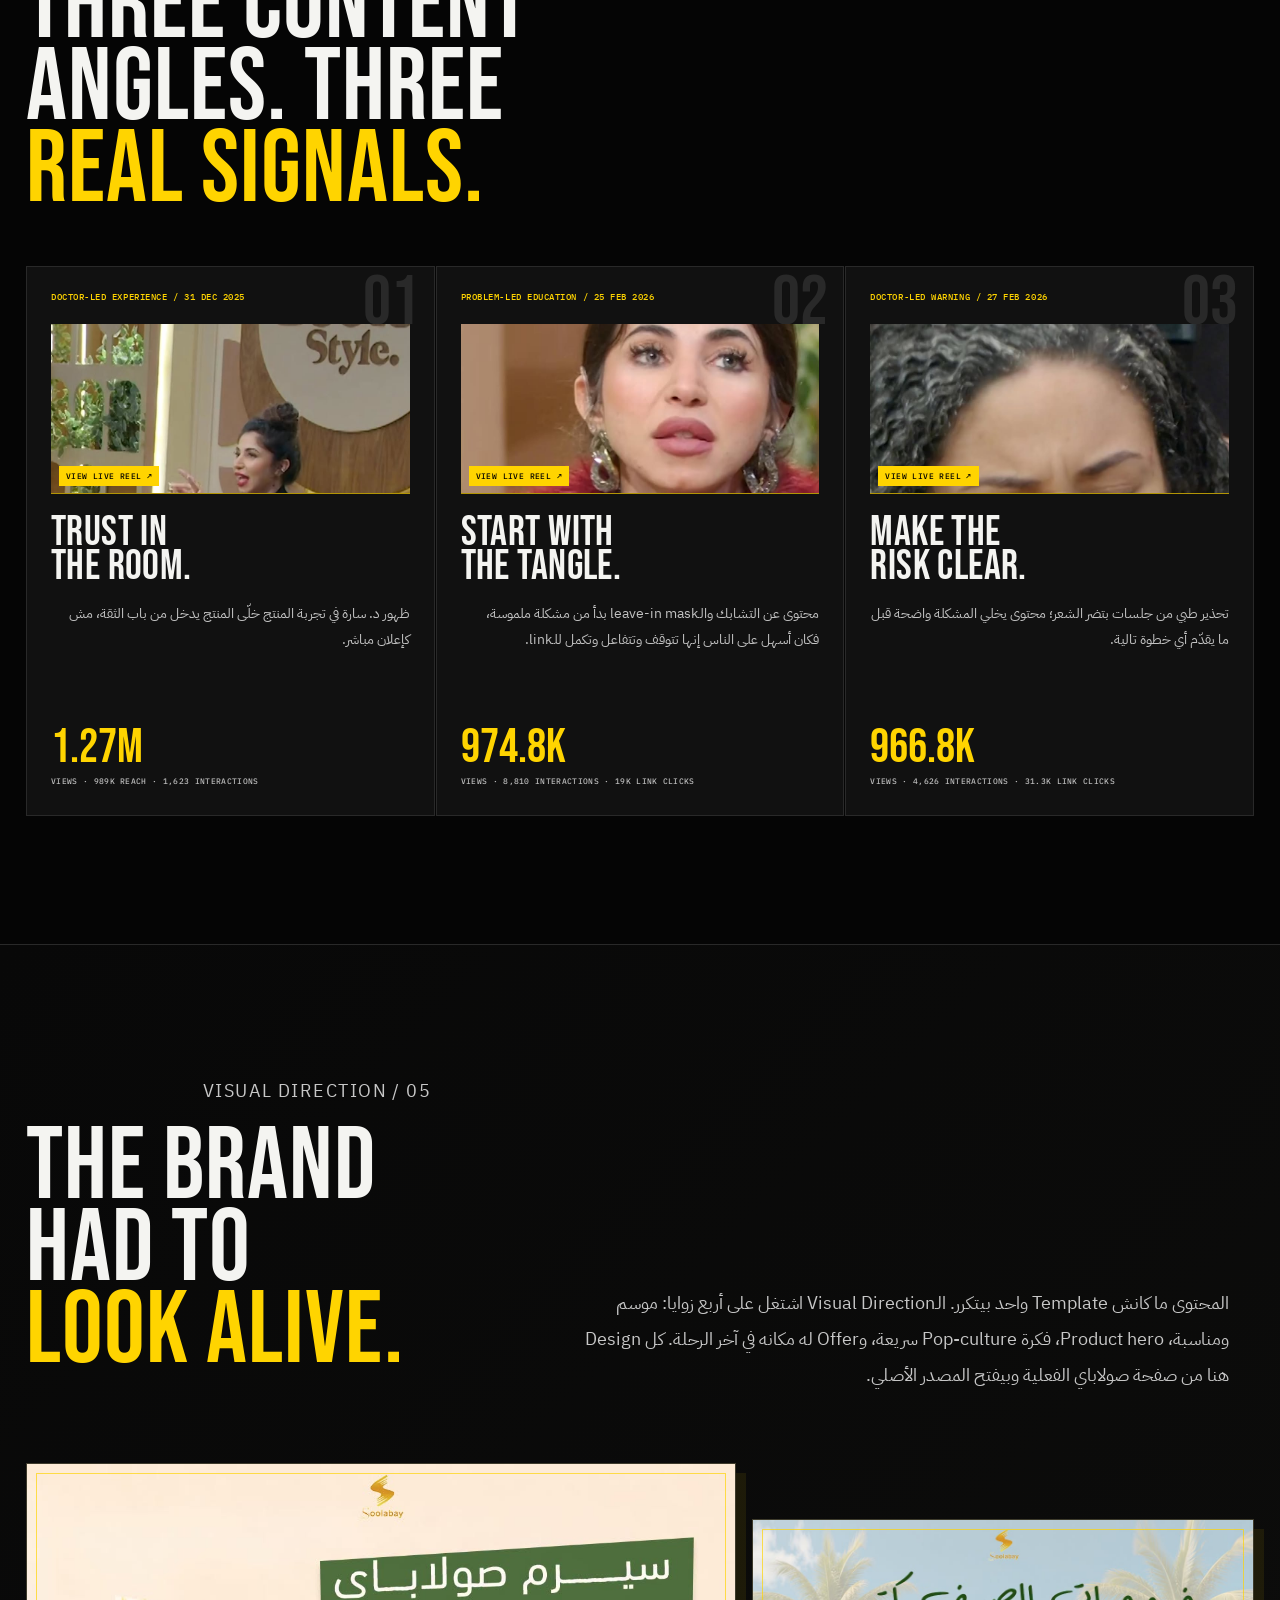
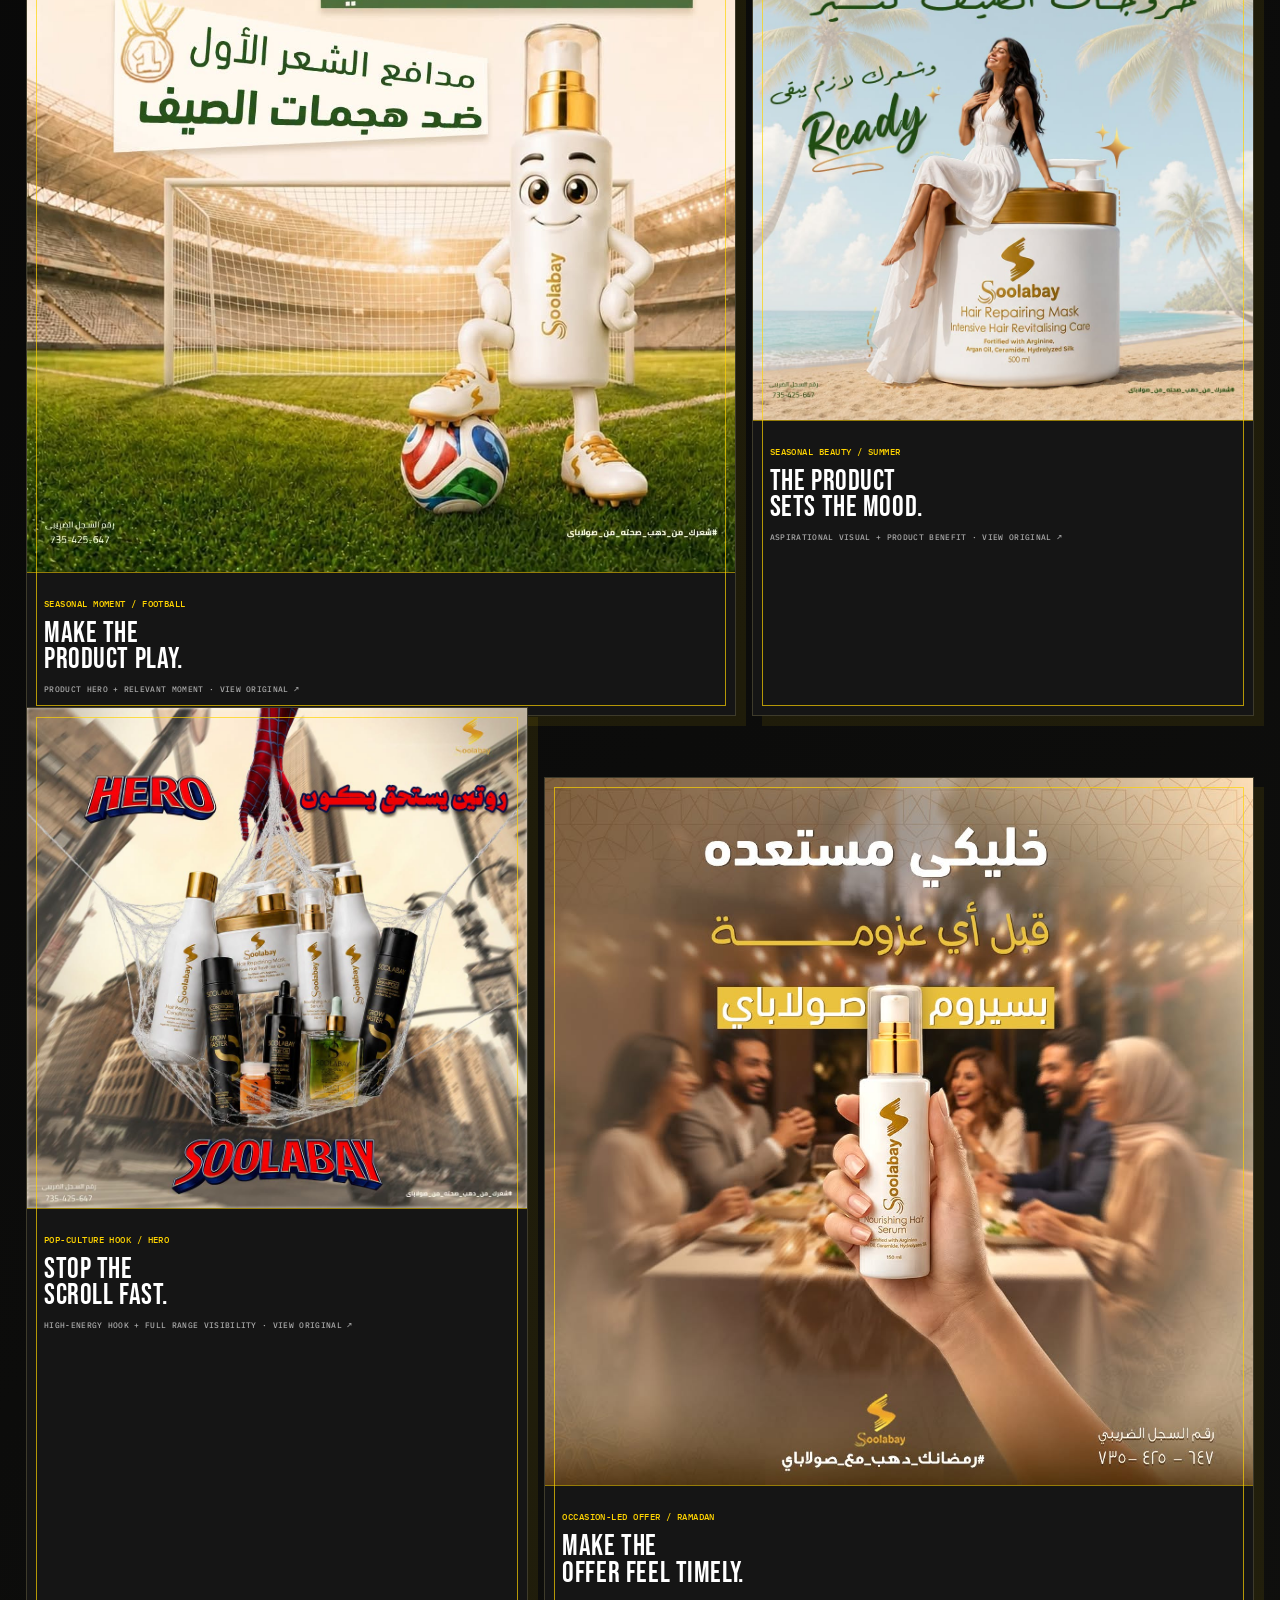
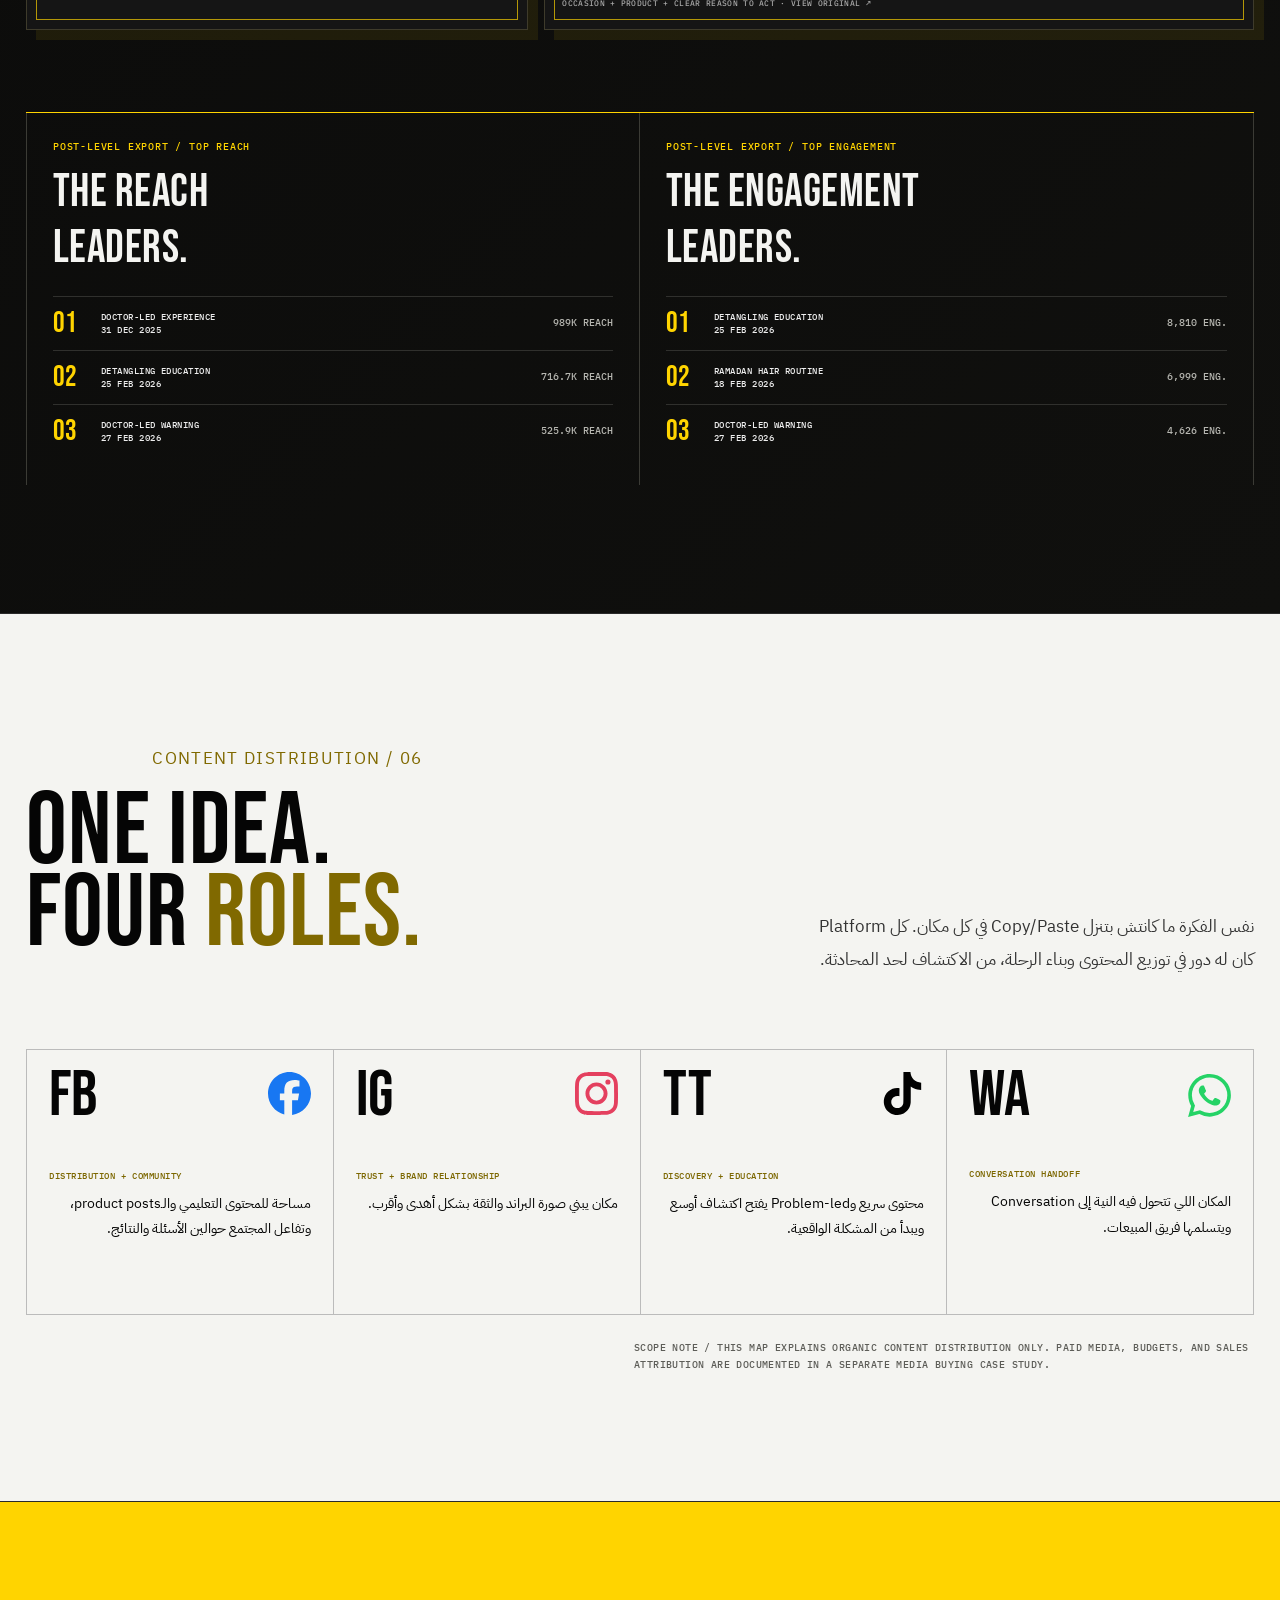
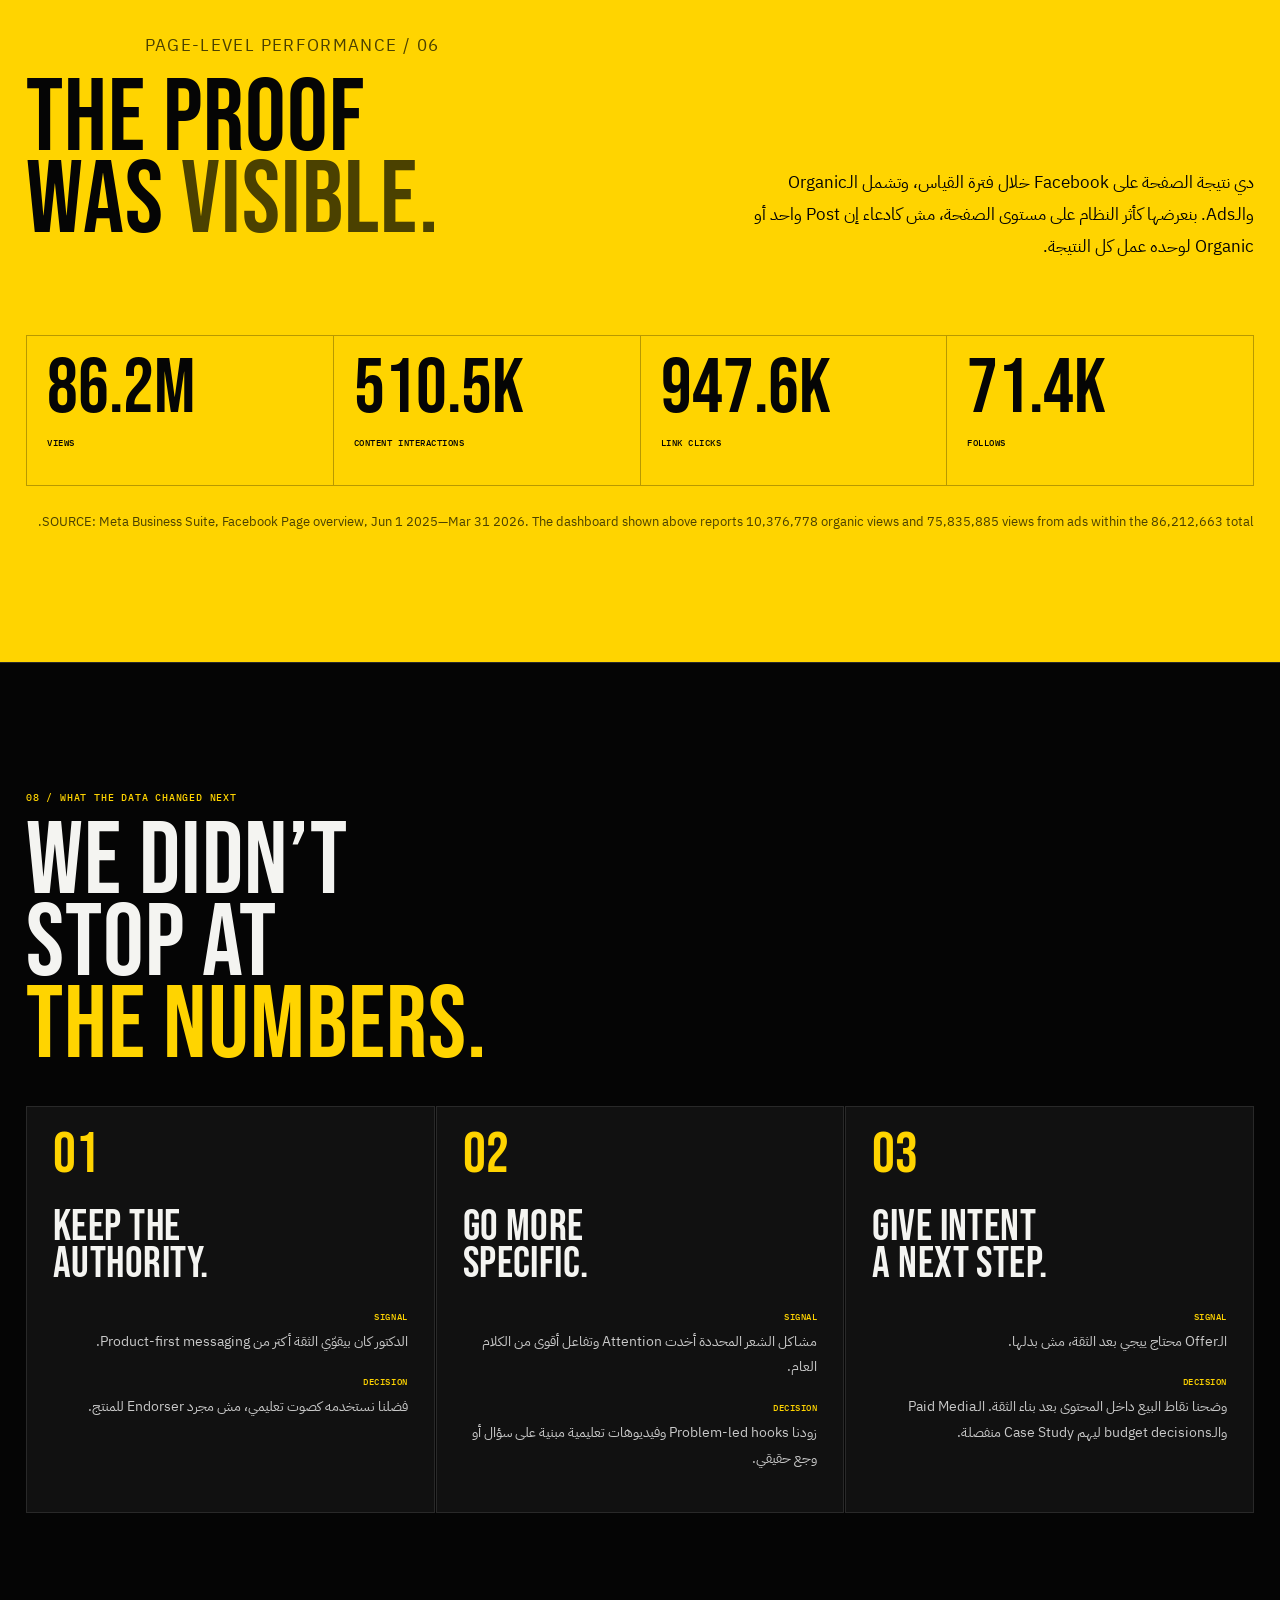
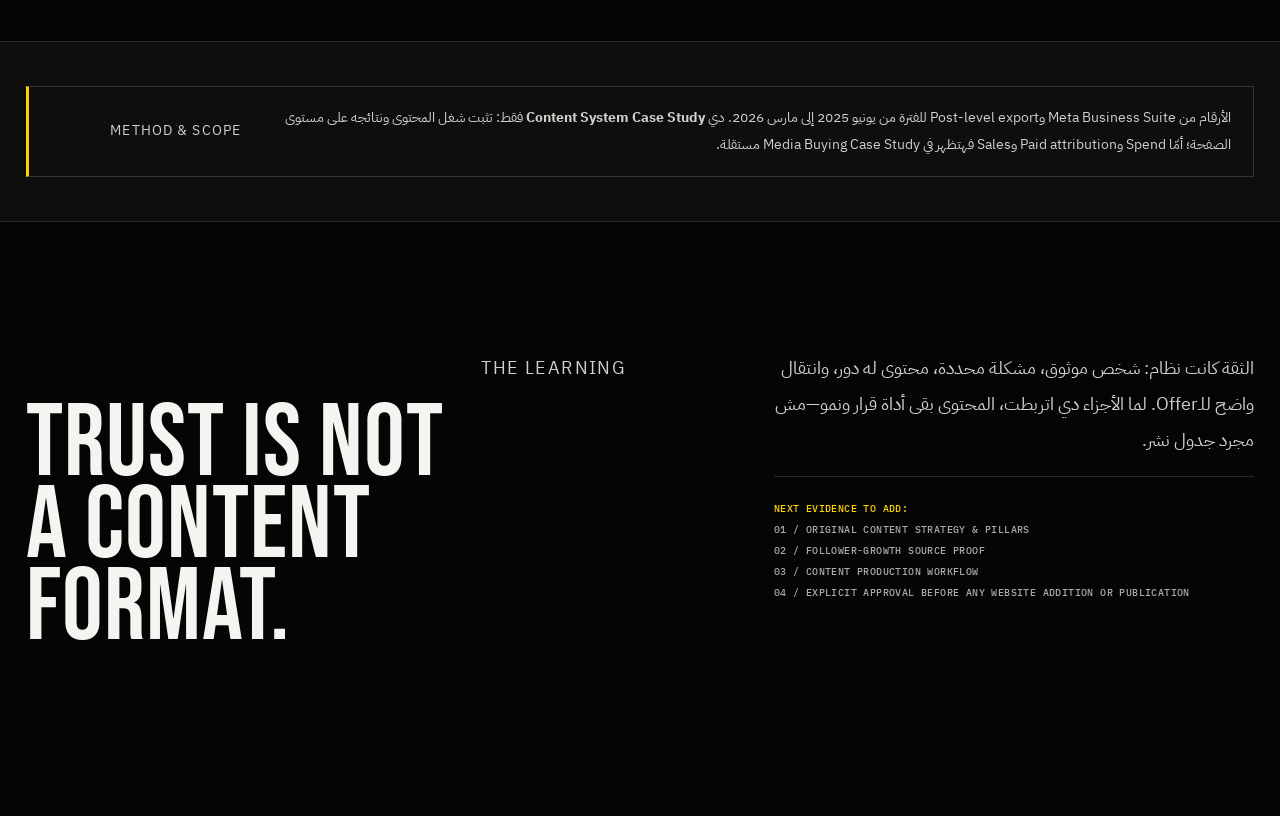
<file: case-studies/soolabay-content-system/index.html>
<!doctype html>
<html lang="ar" dir="rtl">
<head>
  <meta charset="utf-8">
  <meta name="viewport" content="width=device-width,initial-scale=1">
  <title>Soolabay Content System Case Study | Khalid Eldhrawy</title>
  <meta name="description" content="A content system case study for Soolabay by Khalid Eldhrawy: audience insight, visual direction, content distribution, and verified page-level results." />
  <link rel="preconnect" href="https://fonts.googleapis.com">
  <link rel="preconnect" href="https://fonts.gstatic.com" crossorigin>
  <link href="https://fonts.googleapis.com/css2?family=Bebas+Neue&family=IBM+Plex+Mono:wght@400;500;600&family=IBM+Plex+Sans+Arabic:wght@400;500;600;700&display=swap" rel="stylesheet">
  <style>
    :root{--black:#050505;--panel:#101010;--yellow:#ffd400;--white:#f4f4f1;--muted:#a6a6a6;--line:#292929;--arabic:'IBM Plex Sans Arabic',Arial,sans-serif;--mono:'IBM Plex Mono',monospace;--display:'Bebas Neue',Impact,sans-serif}*{box-sizing:border-box}html{scroll-behavior:smooth}body{margin:0;background:var(--black);color:var(--white);font-family:var(--arabic)}.wrap{width:min(1240px,calc(100% - 52px));margin:auto}.index,.label,.source,.live-state{font:500 10px/1.4 var(--mono);letter-spacing:.08em;text-transform:uppercase;direction:ltr}.label{color:var(--yellow)}.index{color:#747474}section{padding:clamp(76px,10vw,148px) 0;border-top:1px solid var(--line)}h1,h2,h3,p{margin-top:0}h1,h2,h3{direction:ltr;text-align:left;font-family:var(--display);font-weight:400;letter-spacing:.01em}h1{font-size:clamp(5.5rem,12.6vw,12rem);line-height:.77;margin:25px 0}h2{font-size:clamp(4rem,8vw,8.5rem);line-height:.8;margin:17px 0 38px}.yellow{color:var(--yellow)}.draft{display:inline-flex;direction:ltr;align-items:center;gap:9px;background:var(--yellow);color:#000;padding:9px 11px;font:500 9px var(--mono);letter-spacing:.08em;text-transform:uppercase}.draft:before{content:'';width:6px;height:6px;border-radius:50%;background:#000}.hero{min-height:950px;display:grid;align-items:center;overflow:hidden;position:relative;background:radial-gradient(circle at 82% 56%,rgba(255,212,0,.17),transparent 0 19%,transparent 41%),#050505}.hero:after{content:'';position:absolute;width:65vw;height:1px;right:-15vw;bottom:16%;background:var(--yellow);transform:rotate(-19deg);transform-origin:right}.hero-grid{display:grid;grid-template-columns:1.04fr .72fr;gap:9%;align-items:end;position:relative;z-index:1;direction:ltr}.hero-copy p{max-width:585px;color:#c9c9c9;font:400 19px/2 var(--arabic);direction:rtl;text-align:right}.hero-meta{margin-top:38px;display:grid;grid-template-columns:repeat(3,1fr);border-top:1px solid var(--line)}.hero-meta div{padding:15px 12px 0 0;color:#aaa;font:500 9px/1.6 var(--mono);letter-spacing:.05em}.hero-meta b{display:block;color:var(--yellow);font-weight:500}.visual-stack{position:relative;min-height:570px}.evidence-shot{position:absolute;background:#111;padding:13px;border:1px solid rgba(255,212,0,.76);box-shadow:20px 22px 0 rgba(255,212,0,.09)}.evidence-shot:before,.evidence-shot:after{content:'';position:absolute;width:7px;height:7px;background:var(--yellow)}.evidence-shot:before{left:-4px;top:-4px}.evidence-shot:after{right:-4px;bottom:-4px}.evidence-shot img{display:block;width:100%;height:100%;object-fit:cover}.hero-shot{width:88%;height:408px;right:0;bottom:48px;transform:rotate(2deg)}.hero-shot img{object-position:45% 25%}.shot-note{position:absolute;right:0;top:35px;color:var(--yellow);direction:ltr;font:500 10px/1.5 var(--mono);letter-spacing:.07em}.shot-note:before{content:'';display:inline-block;width:42px;height:1px;background:var(--yellow);vertical-align:middle;margin-right:10px}.side-number{position:absolute;bottom:0;left:0;direction:ltr;font:400 105px/.8 var(--display);color:#282828}.opening{background:var(--yellow);color:#050505}.opening-grid{display:grid;grid-template-columns:.78fr 1.22fr;gap:12%;direction:ltr}.opening h2{margin:0}.arabic-lead{direction:rtl;text-align:right;font:500 clamp(1.7rem,2.9vw,3rem)/1.65 var(--arabic);max-width:690px}.opening .source{margin-top:27px;color:#514600}.story-grid{display:grid;grid-template-columns:.72fr 1.28fr;gap:12%;direction:ltr}.story-body{direction:rtl;text-align:right;max-width:715px;color:#d1d1d1;font:400 19px/2.05 var(--arabic)}.story-body strong{color:#fff}.insight-pull{margin:39px 0 0;padding:24px 28px;border-right:3px solid var(--yellow);background:#121212;color:#fff;font:600 25px/1.75 var(--arabic)}.evidence-stage{display:grid;grid-template-columns:.9fr 1.1fr;gap:7%;align-items:center;direction:ltr}.evidence-copy{direction:rtl;text-align:right}.evidence-copy p{color:#c8c8c8;font:400 18px/2 var(--arabic)}.evidence-copy h3{font-size:clamp(3rem,5vw,5.5rem);line-height:.82;margin:19px 0 25px}.detail-shot{position:relative;padding:14px 14px 37px;background:#111;border-bottom:2px solid var(--yellow);transform:rotate(-1.5deg)}.detail-shot img{display:block;width:100%;height:315px;object-fit:cover;object-position:55% 30%}.detail-shot .source{position:absolute;left:14px;bottom:13px;color:#aaa}.signal-grid{display:grid;grid-template-columns:repeat(3,1fr);gap:1px;margin-top:54px;direction:ltr}.signal{min-height:355px;padding:24px;background:#111;border:1px solid var(--line);display:flex;flex-direction:column;position:relative;overflow:hidden}.signal:before{content:attr(data-index);position:absolute;right:15px;top:8px;color:#292929;font:400 70px/.8 var(--display)}.signal:hover{border-color:var(--yellow)}.signal .type{color:var(--yellow);font:500 9px/1.4 var(--mono);letter-spacing:.06em}.signal h3{font-size:clamp(2.6rem,3.1vw,3.8rem);line-height:.82;margin:25px 0 17px;position:relative}.signal p{direction:rtl;text-align:right;color:#c2c2c2;font:400 14px/1.85 var(--arabic);position:relative}.signal-result{margin-top:auto;position:relative;direction:ltr;text-align:left}.signal-result b{display:block;color:var(--yellow);font:400 48px/.8 var(--display)}.signal-result span{color:#bbb;font:500 8px/1.6 var(--mono);letter-spacing:.04em}.system-zone{background:#f4f4f1;color:#050505}.system-head{display:flex;justify-content:space-between;gap:30px;align-items:end;direction:ltr}.system-head p{direction:rtl;text-align:right;max-width:460px;font:400 17px/1.95 var(--arabic);color:#333}.platform-map{margin-top:55px;display:grid;grid-template-columns:repeat(4,1fr);border-left:1px solid #bbb;border-top:1px solid #bbb;direction:ltr}.platform{min-height:265px;padding:22px;border-right:1px solid #bbb;border-bottom:1px solid #bbb;position:relative}.platform b{font:400 65px/.75 var(--display)}.platform strong{display:block;margin:62px 0 10px;color:#7c6700;font:500 9px var(--mono);letter-spacing:.06em}.platform p{direction:rtl;text-align:right;font:400 14px/1.8 var(--arabic);margin:0}.format-proof{background:#0c0c0c}.format-grid{display:grid;grid-template-columns:.95fr 1.05fr;gap:7%;align-items:center;direction:ltr}.format-shot{background:#181818;border:1px solid var(--line);padding:13px;position:relative}.format-shot img{display:block;width:100%;height:290px;object-fit:cover;object-position:center}.format-shot .source{display:block;margin-top:11px;color:#999}.format-copy{direction:rtl;text-align:right}.format-copy p{font:400 18px/2 var(--arabic);color:#cecece}.format-copy .mini{color:var(--yellow);font:500 10px/1.5 var(--mono);letter-spacing:.05em;direction:ltr;text-align:left}.results{background:var(--yellow);color:#050505}.results-top{display:flex;justify-content:space-between;align-items:end;gap:30px;direction:ltr}.results-top p{direction:rtl;text-align:right;font:400 17px/1.9 var(--arabic);max-width:500px}.metric-strip{display:grid;grid-template-columns:repeat(4,1fr);margin-top:54px;border-top:1px solid rgba(0,0,0,.28);border-left:1px solid rgba(0,0,0,.28);direction:ltr}.metric{padding:24px 20px;min-height:150px;border-right:1px solid rgba(0,0,0,.28);border-bottom:1px solid rgba(0,0,0,.28)}.metric b{display:block;font:400 clamp(3.3rem,6vw,6.2rem)/.78 var(--display)}.metric span{display:block;margin-top:16px;font:500 9px/1.5 var(--mono);letter-spacing:.06em}.result-caption{direction:rtl;text-align:right;margin:24px 0 0;color:#4b4100;font:400 13px/1.9 var(--arabic)}.decision-grid{display:grid;grid-template-columns:repeat(3,1fr);gap:1px;direction:ltr}.decision{padding:26px;min-height:350px;border:1px solid var(--line);background:#111}.decision .num{font:400 57px/.8 var(--display);color:var(--yellow)}.decision h3{font-size:2.75rem;line-height:.84;margin:30px 0 20px}.decision p{direction:rtl;text-align:right;font:400 14px/1.85 var(--arabic);color:#c9c9c9}.decision b{color:var(--yellow);font:500 9px var(--mono);letter-spacing:.06em}.sources{background:#191919}.source-grid{display:grid;grid-template-columns:.8fr 1.2fr;gap:12%;direction:ltr}.source-grid p,.source-grid li{direction:rtl;text-align:right;font:400 15px/1.95 var(--arabic);color:#ccc}.source-grid ul{padding:0 20px 0 0;margin:0}.source-grid .small{font:500 10px/1.75 var(--mono);color:#aaa;direction:ltr;text-align:left}.live-links{margin-top:27px;display:grid;grid-template-columns:repeat(3,1fr);gap:8px;direction:ltr}.live-state{border:1px solid #505050;color:#aaa;padding:14px 12px}.live-state:before{content:'○';color:var(--yellow);margin-right:8px}.close{background:#050505}.close-grid{display:grid;grid-template-columns:1fr .8fr;gap:12%;direction:ltr}.close p{direction:rtl;text-align:right;color:#d0d0d0;font:400 18px/2 var(--arabic);max-width:680px}.next-list{border-top:1px solid var(--line);padding-top:21px;direction:ltr;color:#aaa;font:500 10px/2.1 var(--mono);letter-spacing:.04em}.next-list b{color:var(--yellow);font-weight:500}@media(max-width:800px){.wrap{width:min(100% - 34px,1240px)}.hero{min-height:900px}.hero-grid,.opening-grid,.story-grid,.evidence-stage,.format-grid,.source-grid,.close-grid{grid-template-columns:1fr;gap:42px}.hero-meta{grid-template-columns:1fr}.visual-stack{min-height:450px}.hero-shot{height:330px}.hero:after{bottom:8%}.signal-grid,.decision-grid{grid-template-columns:1fr}.platform-map,.metric-strip{grid-template-columns:repeat(2,1fr)}.system-head,.results-top{display:block}.system-head p,.results-top p{margin-top:25px}.live-links{grid-template-columns:1fr}.detail-shot img,.format-shot img{height:220px}h1{font-size:clamp(5.2rem,25vw,8.5rem)}}
    /* Verified reel treatment: each visual is paired with its exact public permalink. */
    .signal{min-height:550px}.signal-visual{display:block;height:170px;margin:20px 0 4px;border-bottom:1px solid rgba(255,212,0,.68);overflow:hidden;position:relative;z-index:1}.signal-visual:after{content:'VIEW LIVE REEL ↗';position:absolute;left:8px;bottom:7px;background:var(--yellow);color:#000;padding:5px 7px;font:500 8px var(--mono);letter-spacing:.05em}.signal-visual img{width:100%;height:100%;object-fit:cover;object-position:center 34%}.signal h3{margin-top:18px}.live-state{display:block;text-decoration:none}.live-state:hover{border-color:var(--yellow);color:#fff}.live-state:before{content:'↗'}.sources .live-links{display:none}.brand-link{display:inline-flex;align-items:center;gap:10px;margin:0 0 24px;text-decoration:none;color:var(--white);font:500 9px/1 var(--mono);letter-spacing:.08em}.brand-link:hover{color:var(--yellow)}.brand-orb{width:35px;height:35px;border:1px solid var(--yellow);border-radius:50%;display:grid;place-items:center;color:var(--yellow);font:400 26px/.8 var(--display);box-shadow:inset 0 0 0 5px #101010}.creative-gallery{background:#0b0b0b;overflow:hidden}.creative-intro{display:grid;grid-template-columns:.75fr 1.25fr;gap:12%;align-items:end;direction:ltr}.creative-intro p{direction:rtl;text-align:right;max-width:650px;color:#c7c7c7;font:400 18px/2 var(--arabic)}.creative-grid{display:grid;grid-template-columns:1.05fr .95fr .8fr;gap:12px;margin-top:52px;align-items:start;direction:ltr}.creative-card{display:block;color:#fff;text-decoration:none;position:relative;background:#151515;border:1px solid #272727;overflow:hidden;min-height:420px}.creative-card:nth-child(2){margin-top:70px}.creative-card:nth-child(3){margin-top:145px}.creative-card:hover{border-color:var(--yellow)}.creative-card:after{content:'OPEN ORIGINAL POST ↗';position:absolute;top:12px;right:12px;background:var(--yellow);color:#000;padding:6px 7px;font:500 8px var(--mono);letter-spacing:.04em;opacity:0;transform:translateY(-8px);transition:.2s}.creative-card:hover:after{opacity:1;transform:none}.creative-card img{display:block;width:100%;height:345px;object-fit:cover;object-position:center}.creative-card:nth-child(2) img{object-position:center 25%}.creative-card:nth-child(3) img{object-position:center}.creative-card div{padding:17px 17px 20px}.creative-card span{color:var(--yellow);font:500 9px/1.5 var(--mono);letter-spacing:.05em}.creative-card b{display:block;margin-top:7px;font:400 29px/.9 var(--display);letter-spacing:.02em}.creative-card small{display:block;margin-top:10px;color:#aaa;font:500 8px/1.5 var(--mono);letter-spacing:.04em}@media(max-width:800px){.creative-intro,.creative-grid{grid-template-columns:1fr;gap:25px}.creative-card:nth-child(2),.creative-card:nth-child(3){margin-top:0}.creative-card{min-height:auto}.creative-card img{height:310px}}
    .brand-orb{width:78px;height:45px;border:0;border-radius:0;box-shadow:none;background:#f4dfc4;padding:0;overflow:hidden}.brand-orb img{display:block;width:100%;height:100%;object-fit:cover;object-position:center 18%}.brand-brief{margin:0 0 25px!important;color:#e4e4df!important;font-size:16px!important;line-height:1.9!important}.creative-gallery{background:linear-gradient(135deg,#080808 0%,#10100e 100%)}.creative-grid{grid-template-columns:repeat(12,1fr);gap:16px;align-items:stretch}.creative-card{margin:0!important;min-height:0;border:1px solid #3e3b2b;box-shadow:10px 10px 0 rgba(255,212,0,.08)}.creative-card:nth-child(1){grid-column:span 7}.creative-card:nth-child(2){grid-column:span 5;margin-top:56px!important}.creative-card:nth-child(3){grid-column:span 5;margin-top:-25px!important}.creative-card:nth-child(4){grid-column:span 7;margin-top:45px!important}.creative-card img{height:auto;aspect-ratio:1;object-fit:cover}.creative-card div{border-top:1px solid rgba(255,212,0,.55)}.creative-card:before{content:'';position:absolute;inset:9px;border:1px solid rgba(255,212,0,.68);pointer-events:none;z-index:1}.creative-card:after{z-index:2}.leaderboard{margin-top:82px;border-top:1px solid var(--yellow);display:grid;grid-template-columns:1fr 1fr;gap:0;direction:ltr}.leaderboard>div{padding:27px 26px;border-right:1px solid #3b3b35}.leaderboard>div:first-child{border-left:1px solid #3b3b35}.leaderboard h3{font-size:2.9rem;margin:0 0 20px}.rank-row{display:grid;grid-template-columns:36px 1fr auto;align-items:center;gap:12px;padding:13px 0;border-top:1px solid #30302d;color:#eee;text-decoration:none}.rank-row:hover{color:var(--yellow)}.rank-row b{font:400 29px/.8 var(--display);color:var(--yellow)}.rank-row span{font:500 9px/1.5 var(--mono);letter-spacing:.05em}.rank-row small{font:500 10px/1.4 var(--mono);color:#b7b7b1;white-space:nowrap}@media(max-width:800px){.creative-card:nth-child(n){grid-column:span 12;margin:0!important}.leaderboard{grid-template-columns:1fr}.leaderboard>div{border-left:1px solid #3b3b35}.brand-orb{width:68px}.brand-link{align-items:center}}
    .platform{display:flex;flex-direction:column}.platform-top{display:flex;align-items:center;justify-content:space-between;gap:12px}.platform-logo{width:43px;height:43px;object-fit:contain}.platform strong{margin:48px 0 10px}.scope-note{margin:24px 0 0;max-width:620px;color:#5d5d58;font:500 10px/1.7 var(--mono);letter-spacing:.04em;direction:ltr}.sources{padding:44px 0;background:#0e0e0e}.method-strip{border:1px solid #34342f;border-left:3px solid var(--yellow);padding:18px 22px;display:grid;grid-template-columns:190px 1fr;gap:30px;align-items:center;direction:ltr}.method-strip p{margin:0;direction:rtl;text-align:right;color:#d1d1cb;font:400 14px/1.9 var(--arabic)}.method-strip .label{margin:0}@media(max-width:800px){.method-strip{grid-template-columns:1fr;gap:12px}.platform-logo{width:36px;height:36px}}
  </style>
</head>
<body>
<main>
  <section class="hero"><div class="wrap hero-grid">
    <div class="hero-copy"><span class="draft">PUBLISHED CASE STUDY / VERIFIED SOURCES</span><p class="label" style="margin-top:31px">SOOLABAY / CONTENT SYSTEM CASE STUDY</p><a class="brand-link" href="https://www.facebook.com/soolabayeg/" target="_blank" rel="noopener"><span class="brand-orb"><img src="soolabay-evidence/soolabay-official-mark.png" alt="Soolabay official gold logo"></span><span>SOOLABAY / OFFICIAL FACEBOOK PAGE ↗</span></a><h1>TRUST THAT<br>MOVES TO<br><span class="yellow">INTENT.</span></h1><p class="brand-brief"><strong>صولاباي</strong> براند عناية بالشعر. دور الـContent System كان إنه يعرّف الناس بالحل، يبني ثقة في الاختيار، وبعدها يخلّي الانتقال للـOffer والشراء طبيعي.</p><p>مطلوب من المحتوى يعمل انتشار، لكن من غير ما يضيّع الثقة الطبية اللي بتخلي الناس تسمع وتكمل للخطوة اللي بعدها.</p><div class="hero-meta"><div><b>ROLE</b>SOCIAL MEDIA SPECIALIST</div><div><b>PERIOD</b>JUN 2025 — MAR 2026</div><div><b>PLATFORMS</b>FB / IG / TIKTOK / WHATSAPP</div></div></div>
    <div class="visual-stack"><div class="shot-note">EVIDENCE / FACEBOOK PAGE OVERVIEW</div><figure class="evidence-shot hero-shot"><img src="soolabay-evidence/facebook-overview.png" alt="Facebook Page overview used as performance evidence"></figure><span class="side-number">01</span></div>
  </div></section>

  <section class="opening"><div class="wrap opening-grid"><div><p class="label" style="color:#544800">THE TENSION</p><h2>VIEWS ALONE<br>WERE NOT<br>THE JOB.</h2></div><div><p class="arabic-lead">المشكلة ما كانتش إننا نجيب Attention وخلاص. المطلوب كان نبني ثقة، نوصل لناس أكتر، ونخلّي المحتوى يفتح طريق منطقي للـsale بدل ما يبقى كلام منفصل.</p><p class="source">BUSINESS OBJECTIVE CONFIRMED BY KHALID / BRAND CONTEXT</p></div></div></section>

  <section><div class="wrap story-grid"><div><p class="label">02 / WHAT CHANGED THE PLAN</p><h2>THE INSIGHT<br>WAS IN THE<br><span class="yellow">RESPONSE.</span></h2></div><div class="story-body"><p>لما راجعنا اللي الناس بتتفاعل معاه، ظهر إن الكلام عن المنتج لوحده مش دايمًا كفاية. اللي كان بيعمل فرق هو إن د. سارة تكون موجودة كصوت موثوق، وإن المحتوى يبدأ من مشكلة شعر محددة الناس حاساها فعلًا.</p><div class="insight-pull">بدل ما نقول “ده منتج كويس”، بدأنا من: “إيه المشكلة اللي عندك؟ وليه بتحصل؟ وإيه الخطوة المناسبة بعدها؟”</div><p style="margin-top:31px">بعد ما الثقة والـAttention اتبنوا، محتوى الـOffer بقى له توقيت ودور أوضح: ينقل الاهتمام إلى Link Clicks ونية شراء.</p></div></div></section>

  <section><div class="wrap evidence-stage"><figure class="detail-shot"><img src="soolabay-evidence/content-overview.png" alt="Facebook Content overview with views, interactions and watch time"><figcaption class="source">SOURCE / META BUSINESS SUITE · FACEBOOK · JUN 2025—MAR 2026</figcaption></figure><div class="evidence-copy"><p class="label">03 / PROOF, NOT A GUESS</p><h3>THE PAGE<br>WAS ALREADY<br><span class="yellow">TELLING US.</span></h3><p>الـdashboard هنا مش مجرد Screenshot. ده الدليل اللي بنرجع له عشان نفرّق بين حجم الوصول، تفاعل الناس، ونقطة انتقالهم للـlink. الأرقام دي Page-level وبتضم Organic وAds، فمش بننسبها للمحتوى الـOrganic لوحده.</p></div></div></section>

  <section><div class="wrap"><p class="label">04 / THE CONTENT THAT CARRIED THE IDEA</p><h2>THREE CONTENT<br>ANGLES. THREE<br><span class="yellow">REAL SIGNALS.</span></h2><div class="signal-grid">
    <article class="signal" data-index="01"><span class="type">DOCTOR-LED EXPERIENCE / 31 DEC 2025</span><a class="signal-visual" href="https://www.facebook.com/reel/2343824526054681/" target="_blank" rel="noopener"><img src="soolabay-evidence/reel-doctor-experience.jpg" alt="Dr. Sara-led Soolabay reel visual"></a><h3>TRUST IN<br>THE ROOM.</h3><p>ظهور د. سارة في تجربة المنتج خلّى المنتج يدخل من باب الثقة، مش كإعلان مباشر.</p><div class="signal-result"><b>1.27M</b><span>VIEWS · 989K REACH · 1,623 INTERACTIONS</span></div></article>
    <article class="signal" data-index="02"><span class="type">PROBLEM-LED EDUCATION / 25 FEB 2026</span><a class="signal-visual" href="https://www.facebook.com/reel/890688206919142/" target="_blank" rel="noopener"><img src="soolabay-evidence/reel-tangle-education.jpg" alt="Soolabay hair detangling education reel visual"></a><h3>START WITH<br>THE TANGLE.</h3><p>محتوى عن التشابك والـleave-in mask بدأ من مشكلة ملموسة، فكان أسهل على الناس إنها تتوقف وتتفاعل وتكمل للـlink.</p><div class="signal-result"><b>974.8K</b><span>VIEWS · 8,810 INTERACTIONS · 19K LINK CLICKS</span></div></article>
    <article class="signal" data-index="03"><span class="type">DOCTOR-LED WARNING / 27 FEB 2026</span><a class="signal-visual" href="https://www.facebook.com/reel/2888386968191035/" target="_blank" rel="noopener"><img src="soolabay-evidence/reel-doctor-warning.jpg" alt="Soolabay doctor-led warning reel visual"></a><h3>MAKE THE<br>RISK CLEAR.</h3><p>تحذير طبي من جلسات بتضر الشعر؛ محتوى يخلي المشكلة واضحة قبل ما يقدّم أي خطوة تالية.</p><div class="signal-result"><b>966.8K</b><span>VIEWS · 4,626 INTERACTIONS · 31.3K LINK CLICKS</span></div></article>
  </div></div></section>

  <section class="creative-gallery"><div class="wrap"><div class="creative-intro"><div><p class="label">05 / VISUAL DIRECTION</p><h2>THE BRAND<br>HAD TO<br><span class="yellow">LOOK ALIVE.</span></h2></div><p>المحتوى ما كانش Template واحد بيتكرر. الـVisual Direction اشتغل على أربع زوايا: موسم ومناسبة، Product hero، فكرة Pop-culture سريعة، وOffer له مكانه في آخر الرحلة. كل Design هنا من صفحة صولاباي الفعلية وبيفتح المصدر الأصلي.</p></div><div class="creative-grid"><a class="creative-card" href="https://www.facebook.com/photo.php?fbid=122164556216668977&set=pb.61570069327528.-2207520000&type=3" target="_blank" rel="noopener"><img src="soolabay-evidence/direction-01.jpg" alt="Soolabay football themed hair serum design"><div><span>SEASONAL MOMENT / FOOTBALL</span><b>MAKE THE<br>PRODUCT PLAY.</b><small>PRODUCT HERO + RELEVANT MOMENT · VIEW ORIGINAL ↗</small></div></a><a class="creative-card" href="https://www.facebook.com/photo.php?fbid=122165177324668977&set=pb.61570069327528.-2207520000&type=3" target="_blank" rel="noopener"><img src="soolabay-evidence/direction-02.jpg" alt="Soolabay summer hair repair mask design"><div><span>SEASONAL BEAUTY / SUMMER</span><b>THE PRODUCT<br>SETS THE MOOD.</b><small>ASPIRATIONAL VISUAL + PRODUCT BENEFIT · VIEW ORIGINAL ↗</small></div></a><a class="creative-card" href="https://www.facebook.com/photo.php?fbid=122166622196668977&set=pb.61570069327528.-2207520000&type=3" target="_blank" rel="noopener"><img src="soolabay-evidence/direction-03.jpg" alt="Soolabay superhero product collection design"><div><span>POP-CULTURE HOOK / HERO</span><b>STOP THE<br>SCROLL FAST.</b><small>HIGH-ENERGY HOOK + FULL RANGE VISIBILITY · VIEW ORIGINAL ↗</small></div></a><a class="creative-card" href="https://www.facebook.com/photo.php?fbid=122154745448668977&set=pb.61570069327528.-2207520000&type=3" target="_blank" rel="noopener"><img src="soolabay-evidence/direction-04.jpg" alt="Soolabay Ramadan serum occasion design"><div><span>OCCASION-LED OFFER / RAMADAN</span><b>MAKE THE<br>OFFER FEEL TIMELY.</b><small>OCCASION + PRODUCT + CLEAR REASON TO ACT · VIEW ORIGINAL ↗</small></div></a></div><div class="leaderboard"><div><p class="label">POST-LEVEL EXPORT / TOP REACH</p><h3>THE REACH<br>LEADERS.</h3><a class="rank-row" href="https://www.facebook.com/reel/2343824526054681/" target="_blank" rel="noopener"><b>01</b><span>DOCTOR-LED EXPERIENCE<br>31 DEC 2025</span><small>989K REACH</small></a><a class="rank-row" href="https://www.facebook.com/reel/890688206919142/" target="_blank" rel="noopener"><b>02</b><span>DETANGLING EDUCATION<br>25 FEB 2026</span><small>716.7K REACH</small></a><a class="rank-row" href="https://www.facebook.com/reel/2888386968191035/" target="_blank" rel="noopener"><b>03</b><span>DOCTOR-LED WARNING<br>27 FEB 2026</span><small>525.9K REACH</small></a></div><div><p class="label">POST-LEVEL EXPORT / TOP ENGAGEMENT</p><h3>THE ENGAGEMENT<br>LEADERS.</h3><a class="rank-row" href="https://www.facebook.com/reel/890688206919142/" target="_blank" rel="noopener"><b>01</b><span>DETANGLING EDUCATION<br>25 FEB 2026</span><small>8,810 ENG.</small></a><a class="rank-row" href="https://www.facebook.com/reel/2684354371934401/" target="_blank" rel="noopener"><b>02</b><span>RAMADAN HAIR ROUTINE<br>18 FEB 2026</span><small>6,999 ENG.</small></a><a class="rank-row" href="https://www.facebook.com/reel/2888386968191035/" target="_blank" rel="noopener"><b>03</b><span>DOCTOR-LED WARNING<br>27 FEB 2026</span><small>4,626 ENG.</small></a></div></div></div></section>

  <section class="system-zone"><div class="wrap"><div class="system-head"><div><p class="label" style="color:#806900">06 / CONTENT DISTRIBUTION</p><h2>ONE IDEA.<br>FOUR <span style="color:#806900">ROLES.</span></h2></div><p>نفس الفكرة ما كانتش بتنزل Copy/Paste في كل مكان. كل Platform كان له دور في توزيع المحتوى وبناء الرحلة، من الاكتشاف لحد المحادثة.</p></div><div class="platform-map"><article class="platform"><div class="platform-top"><b>FB</b><a href="https://www.facebook.com/soolabayeg/" target="_blank" rel="noopener" aria-label="Open Soolabay on Facebook"><img class="platform-logo" src="soolabay-evidence/platform-icons/facebook.svg" alt="Facebook logo"></a></div><strong>DISTRIBUTION + COMMUNITY</strong><p>مساحة للمحتوى التعليمي والـproduct posts، وتفاعل المجتمع حوالين الأسئلة والنتائج.</p></article><article class="platform"><div class="platform-top"><b>IG</b><a href="https://www.instagram.com/soolabay?utm_source=ig_web_button_share_sheet&amp;igsh=ZDNlZDc0MzIxNw==" target="_blank" rel="noopener" aria-label="Open Soolabay on Instagram"><img class="platform-logo" src="soolabay-evidence/platform-icons/instagram.svg" alt="Instagram logo"></a></div><strong>TRUST + BRAND RELATIONSHIP</strong><p>مكان يبني صورة البراند والثقة بشكل أهدى وأقرب.</p></article><article class="platform"><div class="platform-top"><b>TT</b><a href="https://www.tiktok.com/@soolabay_1?is_from_webapp=1&amp;sender_device=pc" target="_blank" rel="noopener" aria-label="Open Soolabay on TikTok"><img class="platform-logo" src="soolabay-evidence/platform-icons/tiktok.svg" alt="TikTok logo"></a></div><strong>DISCOVERY + EDUCATION</strong><p>محتوى سريع وProblem-led يفتح اكتشاف أوسع ويبدأ من المشكلة الواقعية.</p></article><article class="platform"><div class="platform-top"><b>WA</b><img class="platform-logo" src="soolabay-evidence/platform-icons/whatsapp.svg" alt="WhatsApp logo"></div><strong>CONVERSATION HANDOFF</strong><p>المكان اللي تتحول فيه النية إلى Conversation ويتسلمها فريق المبيعات.</p></article></div><p class="scope-note">SCOPE NOTE / THIS MAP EXPLAINS ORGANIC CONTENT DISTRIBUTION ONLY. PAID MEDIA, BUDGETS, AND SALES ATTRIBUTION ARE DOCUMENTED IN A SEPARATE MEDIA BUYING CASE STUDY.</p></div></section>

  <section class="results"><div class="wrap"><div class="results-top"><div><p class="label" style="color:#4b4100">06 / PAGE-LEVEL PERFORMANCE</p><h2>THE PROOF<br>WAS <span style="color:#4b4100">VISIBLE.</span></h2></div><p>دي نتيجة الصفحة على Facebook خلال فترة القياس، وتشمل الـOrganic والـAds. بنعرضها كأثر النظام على مستوى الصفحة، مش كادعاء إن Post واحد أو Organic لوحده عمل كل النتيجة.</p></div><div class="metric-strip"><article class="metric"><b>86.2M</b><span>VIEWS</span></article><article class="metric"><b>510.5K</b><span>CONTENT INTERACTIONS</span></article><article class="metric"><b>947.6K</b><span>LINK CLICKS</span></article><article class="metric"><b>71.4K</b><span>FOLLOWS</span></article></div><p class="result-caption">SOURCE: Meta Business Suite, Facebook Page overview, Jun 1 2025—Mar 31 2026. The dashboard shown above reports 10,376,778 organic views and 75,835,885 views from ads within the 86,212,663 total.</p></div></section>

  <section><div class="wrap"><p class="label">08 / WHAT THE DATA CHANGED NEXT</p><h2>WE DIDN’T<br>STOP AT<br><span class="yellow">THE NUMBERS.</span></h2><div class="decision-grid"><article class="decision"><div class="num">01</div><h3>KEEP THE<br>AUTHORITY.</h3><p><b>SIGNAL</b><br>الدكتور كان بيقوّي الثقة أكتر من Product-first messaging.</p><p><b>DECISION</b><br>فضلنا نستخدمه كصوت تعليمي، مش مجرد Endorser للمنتج.</p></article><article class="decision"><div class="num">02</div><h3>GO MORE<br>SPECIFIC.</h3><p><b>SIGNAL</b><br>مشاكل الشعر المحددة أخدت Attention وتفاعل أقوى من الكلام العام.</p><p><b>DECISION</b><br>زودنا Problem-led hooks وفيديوهات تعليمية مبنية على سؤال أو وجع حقيقي.</p></article><article class="decision"><div class="num">03</div><h3>GIVE INTENT<br>A NEXT STEP.</h3><p><b>SIGNAL</b><br>الـOffer محتاج ييجي بعد الثقة، مش بدلها.</p><p><b>DECISION</b><br>وضحنا نقاط البيع داخل المحتوى بعد بناء الثقة. الـPaid Media والـbudget decisions ليهم Case Study منفصلة.</p></article></div></div></section>

  <section class="sources"><div class="wrap"><div class="method-strip"><p class="label">METHOD &amp; SCOPE</p><p>الأرقام من <span dir="ltr">Meta Business Suite</span> و<span dir="ltr">Post-level export</span> للفترة من يونيو 2025 إلى مارس 2026. دي <strong>Content System Case Study</strong> فقط: تثبت شغل المحتوى ونتائجه على مستوى الصفحة؛ أمّا Spend وPaid attribution وSales فهتظهر في <span dir="ltr">Media Buying Case Study</span> مستقلة.</p></div></div></section>

  <section class="close"><div class="wrap close-grid"><div><p class="label">THE LEARNING</p><h2>TRUST IS NOT<br>A CONTENT<br>FORMAT.</h2></div><div><p>الثقة كانت نظام: شخص موثوق، مشكلة محددة، محتوى له دور، وانتقال واضح للـOffer. لما الأجزاء دي اتربطت، المحتوى بقى أداة قرار ونمو—مش مجرد جدول نشر.</p><div class="next-list"><b>NEXT EVIDENCE TO ADD:</b><br>01 / ORIGINAL CONTENT STRATEGY &amp; PILLARS<br>02 / FOLLOWER-GROWTH SOURCE PROOF<br>03 / CONTENT PRODUCTION WORKFLOW<br>04 / EXPLICIT APPROVAL BEFORE ANY WEBSITE ADDITION OR PUBLICATION</div></div></div></section>
</main>
</body>
</html>
</file>
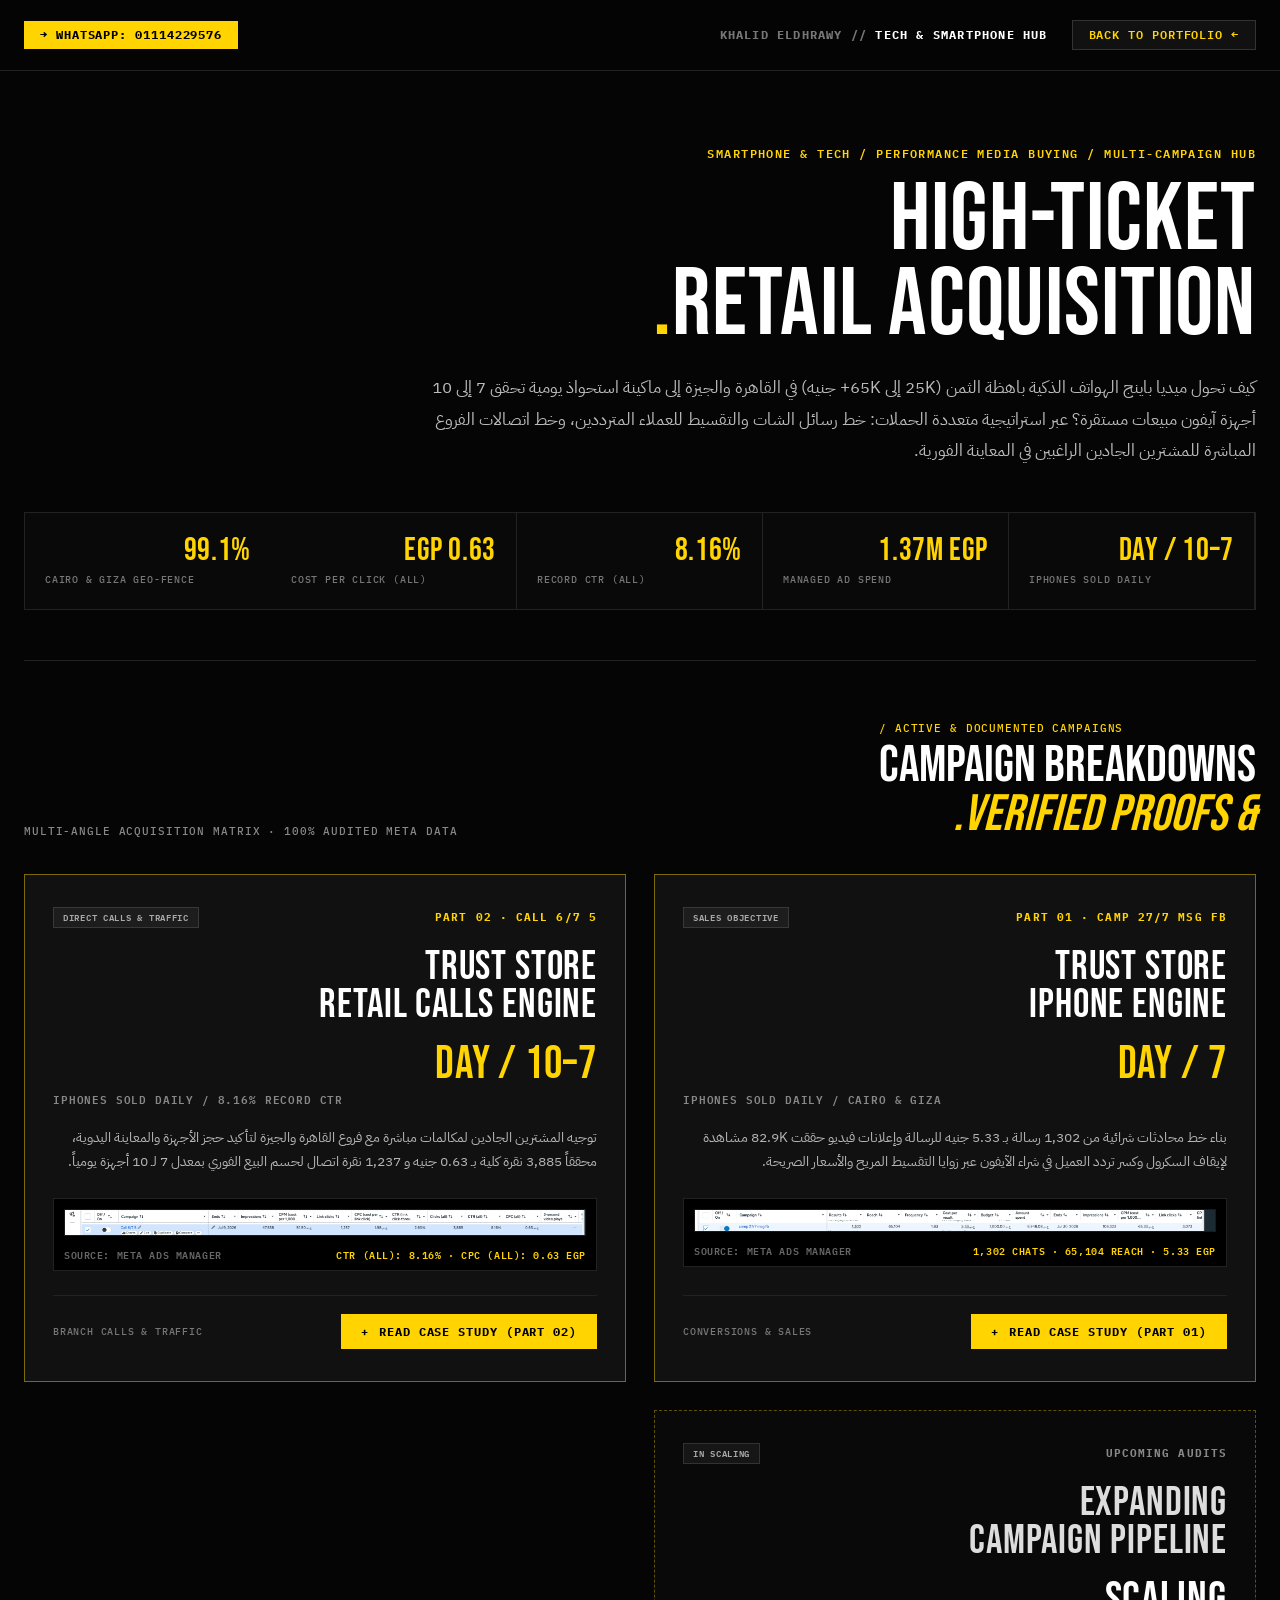
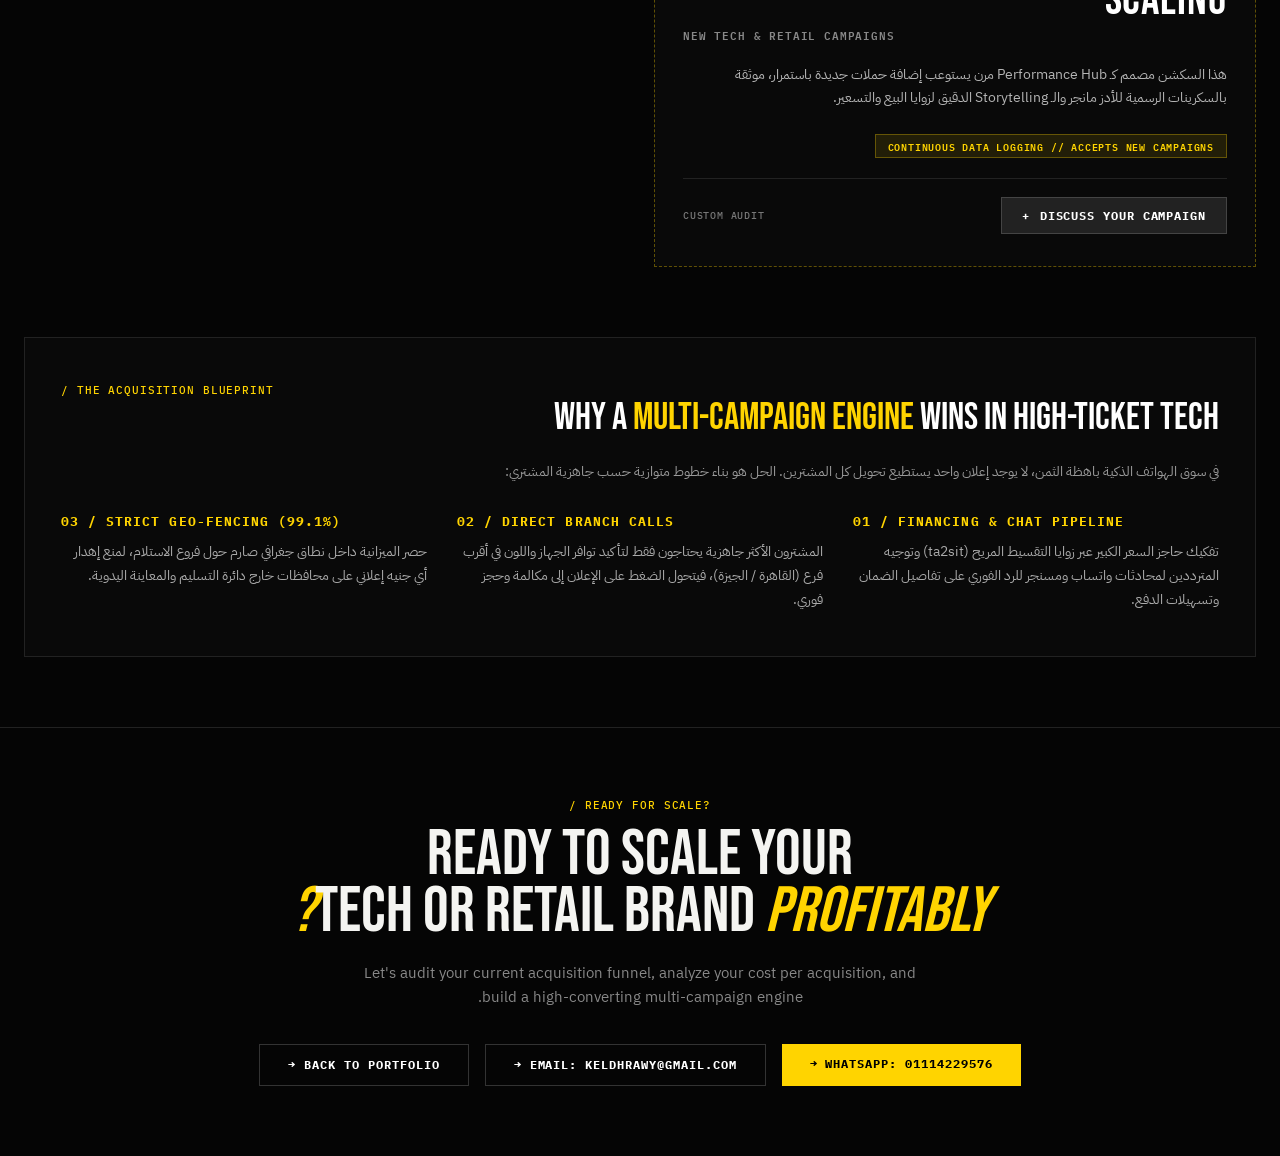
<file: case-studies/tech-smartphone/index.html>
<!doctype html>
<html lang="ar" dir="rtl">
<head>
  <meta charset="utf-8">
  <meta name="viewport" content="width=device-width,initial-scale=1">
  <title>Tech & Smartphone Campaigns Hub | Khalid Eldhrawy</title>
  <meta name="description" content="A comprehensive multi-campaign performance media buying hub for High-Ticket Tech and Smartphones (Apple iPhone) across Cairo and Giza by Khalid Eldhrawy." />
  <link rel="preconnect" href="https://fonts.googleapis.com">
  <link rel="preconnect" href="https://fonts.gstatic.com" crossorigin>
  <link href="https://fonts.googleapis.com/css2?family=Bebas+Neue&family=IBM+Plex+Mono:wght@400;500;600;700&family=IBM+Plex+Sans+Arabic:wght@400;500;600;700&display=swap" rel="stylesheet">
  <style>
    :root {
      --black: #050505;
      --panel: #0d0d0d;
      --panel-card: #111111;
      --panel-hover: #171717;
      --yellow: #ffd400;
      --white: #f4f4f1;
      --muted: #8e8e8e;
      --line: #222222;
      --line-light: #333333;
      --arabic: 'IBM Plex Sans Arabic', -apple-system, BlinkMacSystemFont, sans-serif;
      --mono: 'IBM Plex Mono', monospace;
      --display: 'Bebas Neue', Impact, sans-serif;
    }

    * { box-sizing: border-box; }
    html { scroll-behavior: smooth; }
    body {
      margin: 0;
      background: var(--black);
      color: var(--white);
      font-family: var(--arabic);
      line-height: 1.6;
      -webkit-font-smoothing: antialiased;
    }

    .wrap {
      width: min(1280px, calc(100% - 48px));
      margin: auto;
    }

    .mono-meta {
      font: 500 11px/1.4 var(--mono);
      letter-spacing: .08em;
      text-transform: uppercase;
      direction: ltr;
    }

    /* TOP NAV */
    .top-nav {
      padding: 20px 0;
      border-bottom: 1px solid var(--line);
      position: sticky;
      top: 0;
      background: rgba(5,5,5,0.95);
      backdrop-filter: blur(12px);
      z-index: 100;
    }
    .top-nav-wrap {
      display: flex;
      justify-content: space-between;
      align-items: center;
      gap: 20px;
    }
    .nav-left {
      display: flex;
      align-items: center;
      gap: 24px;
    }
    .back-btn {
      display: inline-flex;
      align-items: center;
      gap: 8px;
      padding: 8px 16px;
      background: #111;
      border: 1px solid var(--line-light);
      color: var(--yellow);
      text-decoration: none;
      font: 600 11.5px/1 var(--mono);
      letter-spacing: .08em;
      text-transform: uppercase;
      transition: all .2s ease;
    }
    .back-btn:hover {
      background: var(--yellow);
      color: #000;
      border-color: var(--yellow);
    }
    .nav-brand {
      font: 700 12px/1.2 var(--mono);
      color: #777;
      letter-spacing: .1em;
    }
    .nav-brand strong { color: #fff; }
    .nav-cta {
      display: inline-flex;
      align-items: center;
      gap: 8px;
      padding: 8px 16px;
      background: var(--yellow);
      color: #000;
      text-decoration: none;
      font: 700 11.5px/1 var(--mono);
      letter-spacing: .08em;
      text-transform: uppercase;
      transition: opacity .2s ease;
    }
    .nav-cta:hover { opacity: 0.88; }

    /* HERO SECTION */
    .hero-section {
      padding: 70px 0 50px;
      border-bottom: 1px solid var(--line);
      position: relative;
    }
    .hero-kicker {
      font: 600 12px/1.4 var(--mono);
      color: var(--yellow);
      letter-spacing: .12em;
      text-transform: uppercase;
      margin-bottom: 18px;
      direction: ltr;
      display: inline-block;
    }
    .hero-title {
      font: 400 clamp(3.4rem, 7.5vw, 6.8rem)/.88 var(--display);
      letter-spacing: .01em;
      margin: 0 0 24px;
      color: #fff;
    }
    .hero-title span.dot { color: var(--yellow); }
    .hero-desc {
      font-size: clamp(15px, 1.35vw, 17px);
      line-height: 1.85;
      color: #bbb;
      max-width: 860px;
      margin: 0 0 45px;
    }

    /* AGGREGATE STATS STRIP */
    .stats-strip {
      display: grid;
      grid-template-columns: repeat(5, 1fr);
      border: 1px solid var(--line);
      background: #090909;
      margin-top: 30px;
    }
    .stat-box {
      padding: 22px 20px;
      border-right: 1px solid var(--line);
      display: flex;
      flex-direction: column;
      gap: 6px;
    }
    .stat-box:last-child { border-right: none; }
    .stat-box b {
      font: 400 clamp(1.8rem, 2.5vw, 2.8rem)/1 var(--display);
      color: var(--yellow);
      letter-spacing: .02em;
    }
    .stat-box span {
      font: 500 10px/1.4 var(--mono);
      color: #777;
      letter-spacing: .08em;
      text-transform: uppercase;
      direction: ltr;
    }

    /* SECTION HEADING */
    .section-head {
      margin: 60px 0 35px;
      display: flex;
      justify-content: space-between;
      align-items: flex-end;
      flex-wrap: wrap;
      gap: 20px;
    }
    .section-head-title h2 {
      font: 400 clamp(2.2rem, 4vw, 3.8rem)/.95 var(--display);
      margin: 6px 0 0;
      color: #fff;
    }
    .section-head-title h2 i {
      color: var(--yellow);
      font-style: italic;
    }
    .section-head-meta {
      font: 500 11px/1.4 var(--mono);
      color: #888;
      letter-spacing: .08em;
      direction: ltr;
    }

    /* CAMPAIGNS MODULAR GRID (IMAGE 3 MATCH) */
    .campaigns-grid {
      display: grid;
      grid-template-columns: repeat(auto-fit, minmax(440px, 1fr));
      gap: 28px;
      margin-bottom: 70px;
    }

    .campaign-card {
      background: var(--panel-card);
      border: 1px solid var(--line);
      padding: 32px 28px;
      display: flex;
      flex-direction: column;
      justify-content: space-between;
      position: relative;
      transition: transform .2s ease, border-color .2s ease, box-shadow .2s ease;
    }
    .campaign-card:hover {
      border-color: var(--yellow);
      transform: translateY(-3px);
      box-shadow: 0 12px 36px rgba(0,0,0,0.6);
    }
    .campaign-card.featured {
      border-color: rgba(255, 212, 0, 0.45);
    }

    .card-top {
      display: flex;
      justify-content: space-between;
      align-items: center;
      margin-bottom: 20px;
    }
    .card-kicker {
      font: 700 11px/1 var(--mono);
      color: var(--yellow);
      letter-spacing: .1em;
      text-transform: uppercase;
      direction: ltr;
    }
    .card-badge {
      font: 600 9px/1 var(--mono);
      letter-spacing: .08em;
      text-transform: uppercase;
      padding: 5px 9px;
      background: rgba(255, 255, 255, 0.05);
      border: 1px solid rgba(255, 255, 255, 0.12);
      color: #aaa;
      direction: ltr;
    }

    .card-title {
      font: 400 clamp(2.2rem, 3.2vw, 3.2rem)/.92 var(--display);
      margin: 0 0 18px;
      color: #fff;
      letter-spacing: .02em;
    }

    .card-metric-block {
      margin-bottom: 20px;
    }
    .card-metric-num {
      font: 400 clamp(2.4rem, 3.6vw, 3.6rem)/1 var(--display);
      color: var(--yellow);
      display: block;
      letter-spacing: .02em;
    }
    .card-metric-label {
      font: 600 10.5px/1.4 var(--mono);
      color: #888;
      letter-spacing: .08em;
      text-transform: uppercase;
      direction: ltr;
      display: block;
      margin-top: 4px;
    }

    .card-desc {
      font-size: 13.5px;
      line-height: 1.75;
      color: #b5b5b5;
      margin: 0 0 24px;
    }

    /* CARD PROOF IMAGE */
    .card-proof {
      background: #000;
      border: 1px solid var(--line);
      padding: 10px;
      margin-bottom: 24px;
    }
    .card-proof img {
      width: 100%;
      height: auto;
      display: block;
      border: 1px solid #1a1a1a;
    }
    .card-proof-caption {
      display: flex;
      justify-content: space-between;
      align-items: center;
      margin-top: 8px;
      padding-top: 6px;
      font: 600 9.5px/1 var(--mono);
      color: var(--yellow);
      letter-spacing: .06em;
      text-transform: uppercase;
      direction: ltr;
    }
    .card-proof-caption span:first-child {
      color: #666;
    }

    /* CARD FOOTER ACTIONS */
    .card-actions {
      display: flex;
      justify-content: space-between;
      align-items: center;
      padding-top: 18px;
      border-top: 1px solid var(--line);
      margin-top: auto;
    }
    .card-link-btn {
      display: inline-flex;
      align-items: center;
      gap: 10px;
      padding: 12px 20px;
      background: var(--yellow);
      color: #000;
      text-decoration: none;
      font: 700 11.5px/1 var(--mono);
      letter-spacing: .08em;
      text-transform: uppercase;
      transition: opacity .2s ease, transform .2s ease;
    }
    .card-link-btn:hover {
      opacity: .9;
      transform: translateY(-1px);
    }
    .card-tag {
      font: 500 10px/1 var(--mono);
      color: #777;
      letter-spacing: .08em;
      text-transform: uppercase;
      direction: ltr;
    }

    /* PLACEHOLDER CARD FOR FUTURE EXTENSIONS */
    .campaign-card.pipeline-card {
      border: 1px dashed rgba(255, 212, 0, 0.35);
      background: rgba(14, 14, 14, 0.5);
    }
    .pipeline-badge {
      display: inline-block;
      padding: 6px 12px;
      background: rgba(255, 212, 0, 0.1);
      border: 1px solid rgba(255, 212, 0, 0.3);
      color: var(--yellow);
      font: 600 10px/1 var(--mono);
      letter-spacing: .08em;
      text-transform: uppercase;
      margin-bottom: 20px;
      direction: ltr;
    }

    /* STRATEGY ARCHITECTURE SUMMARY */
    .strategy-summary {
      background: #090909;
      border: 1px solid var(--line);
      padding: 45px 36px;
      margin-bottom: 70px;
    }
    .strategy-summary h3 {
      font: 400 clamp(2rem, 3vw, 2.8rem)/1 var(--display);
      margin: 0 0 24px;
      color: #fff;
    }
    .strategy-summary h3 span { color: var(--yellow); }
    .strategy-grid {
      display: grid;
      grid-template-columns: repeat(3, 1fr);
      gap: 30px;
      margin-top: 30px;
    }
    .strat-col h4 {
      font: 700 13px/1.3 var(--mono);
      color: var(--yellow);
      letter-spacing: .08em;
      margin: 0 0 10px;
      text-transform: uppercase;
      direction: ltr;
    }
    .strat-col p {
      font-size: 13.5px;
      line-height: 1.75;
      color: #aaa;
      margin: 0;
    }

    /* FINAL CTA */
    .footer-cta {
      padding: 70px 0;
      border-top: 1px solid var(--line);
      text-align: center;
    }
    .footer-cta h2 {
      font: 400 clamp(2.8rem, 5vw, 4.8rem)/.9 var(--display);
      margin: 0 0 20px;
    }
    .footer-cta h2 i {
      color: var(--yellow);
      font-style: italic;
    }
    .footer-cta p {
      font-size: 15px;
      color: #888;
      max-width: 580px;
      margin: 0 auto 35px;
    }
    .cta-buttons {
      display: flex;
      justify-content: center;
      gap: 16px;
      flex-wrap: wrap;
    }
    .cta-btn-main {
      padding: 14px 28px;
      background: var(--yellow);
      color: #000;
      text-decoration: none;
      font: 700 12px/1 var(--mono);
      letter-spacing: .08em;
      text-transform: uppercase;
      transition: opacity .2s ease;
    }
    .cta-btn-ghost {
      padding: 14px 28px;
      background: transparent;
      color: #fff;
      border: 1px solid var(--line-light);
      text-decoration: none;
      font: 700 12px/1 var(--mono);
      letter-spacing: .08em;
      text-transform: uppercase;
      transition: background .2s ease;
    }
    .cta-btn-main:hover { opacity: .88; }
    .cta-btn-ghost:hover { background: #151515; }

    /* RESPONSIVE */
    @media (max-width: 900px) {
      .stats-strip { grid-template-columns: repeat(2, 1fr); }
      .stat-box:nth-child(2) { border-right: none; }
      .stat-box:nth-child(3) { border-right: 1px solid var(--line); }
      .strategy-grid { grid-template-columns: 1fr; gap: 20px; }
      .campaigns-grid { grid-template-columns: 1fr; }
    }
    @media (max-width: 600px) {
      .stats-strip { grid-template-columns: 1fr; }
      .stat-box { border-right: none; border-bottom: 1px solid var(--line); }
      .card-actions { flex-direction: column; align-items: stretch; gap: 12px; }
      .card-link-btn { justify-content: center; }
      .nav-brand { display: none; }
    }
  </style>
</head>
<body>

  <!-- TOP NAVIGATION -->
  <header class="top-nav">
    <div class="wrap top-nav-wrap">
      <div class="nav-left">
        <a href="../../#work" class="back-btn">← Back to Portfolio</a>
        <div class="nav-brand">KHALID ELDHRAWY // <strong>TECH &amp; SMARTPHONE HUB</strong></div>
      </div>
      <a href="https://wa.me/201114229576" target="_blank" rel="noopener" class="nav-cta">WhatsApp: 01114229576 →</a>
    </div>
  </header>

  <main class="wrap">

    <!-- HERO SECTION (IMAGE 1 TOP HALF) -->
    <section class="hero-section">
      <div class="hero-kicker">SMARTPHONE &amp; TECH / PERFORMANCE MEDIA BUYING / MULTI-CAMPAIGN HUB</div>
      <h1 class="hero-title">HIGH-TICKET<br>RETAIL ACQUISITION<span class="dot">.</span></h1>
      <p class="hero-desc">
        كيف تحول ميديا باينج الهواتف الذكية باهظة الثمن (25K إلى 65K+ جنيه) في القاهرة والجيزة إلى ماكينة استحواذ يومية تحقق 7 إلى 10 أجهزة آيفون مبيعات مستقرة؟ عبر استراتيجية متعددة الحملات: خط رسائل الشات والتقسيط للعملاء المترددين، وخط اتصالات الفروع المباشرة للمشترين الجادين الراغبين في المعاينة الفورية.
      </p>

      <!-- AGGREGATE NUMBERS STRIP -->
      <div class="stats-strip">
        <div class="stat-box">
          <b>7–10 / DAY</b>
          <span>IPHONES SOLD DAILY</span>
        </div>
        <div class="stat-box">
          <b>1.37M EGP</b>
          <span>MANAGED AD SPEND</span>
        </div>
        <div class="stat-box">
          <b>8.16%</b>
          <span>RECORD CTR (ALL)</span>
        </div>
        <div class="stat-box">
          <b>0.63 EGP</b>
          <span>COST PER CLICK (ALL)</span>
        </div>
        <div class="stat-box">
          <b>99.1%</b>
          <span>CAIRO &amp; GIZA GEO-FENCE</span>
        </div>
      </div>
    </section>

    <!-- SECTION HEADING -->
    <div class="section-head">
      <div class="section-head-title">
        <div class="mono-meta" style="color: var(--yellow);">/ ACTIVE &amp; DOCUMENTED CAMPAIGNS</div>
        <h2>CAMPAIGN BREAKDOWNS<br><i>&amp; VERIFIED PROOFS.</i></h2>
      </div>
      <div class="section-head-meta">
        MULTI-ANGLE ACQUISITION MATRIX · 100% AUDITED META DATA
      </div>
    </div>

    <!-- CAMPAIGNS MODULAR GRID (IMAGE 3 MATCH) -->
    <section class="campaigns-grid">

      <!-- CARD 01: TRUST STORE IPHONE ENGINE (MESSAGES & VIDEO) -->
      <article class="campaign-card featured">
        <div>
          <div class="card-top">
            <span class="card-kicker">PART 01 · CAMP 27/7 MSG FB</span>
            <span class="card-badge">SALES OBJECTIVE</span>
          </div>

          <h3 class="card-title">TRUST STORE<br>IPHONE ENGINE</h3>

          <div class="card-metric-block">
            <span class="card-metric-num">7 / DAY</span>
            <span class="card-metric-label">IPHONES SOLD DAILY / CAIRO &amp; GIZA</span>
          </div>

          <p class="card-desc">
            بناء خط محادثات شرائية من 1,302 رسالة بـ 5.33 جنيه للرسالة وإعلانات فيديو حققت 82.9K مشاهدة لإيقاف السكرول وكسر تردد العميل في شراء الآيفون عبر زوايا التقسيط المريح والأسعار الصريحة.
          </p>

          <div class="card-proof">
            <img src="../trust-store-iphone/evidence/evidence_conversations.png" alt="Meta Ads 1,302 messaging conversations evidence">
            <div class="card-proof-caption">
              <span>SOURCE: META ADS MANAGER</span>
              <span>1,302 CHATS · 65,104 REACH · 5.33 EGP</span>
            </div>
          </div>
        </div>

        <div class="card-actions">
          <a class="card-link-btn" href="../trust-store-iphone/">
            Read Case Study (Part 01) <b>+</b>
          </a>
          <span class="card-tag">CONVERSIONS &amp; SALES</span>
        </div>
      </article>

      <!-- CARD 02: TRUST STORE RETAIL CALLS ENGINE (DIRECT CALLS & STORE PICKUP) -->
      <article class="campaign-card featured">
        <div>
          <div class="card-top">
            <span class="card-kicker">PART 02 · CALL 6/7 5</span>
            <span class="card-badge">DIRECT CALLS &amp; TRAFFIC</span>
          </div>

          <h3 class="card-title">TRUST STORE<br>RETAIL CALLS ENGINE</h3>

          <div class="card-metric-block">
            <span class="card-metric-num">7–10 / DAY</span>
            <span class="card-metric-label">IPHONES SOLD DAILY / 8.16% RECORD CTR</span>
          </div>

          <p class="card-desc">
            توجيه المشترين الجادين لمكالمات مباشرة مع فروع القاهرة والجيزة لتأكيد حجز الأجهزة والمعاينة اليدوية، محققاً 3,885 نقرة كلية بـ 0.63 جنيه و 1,237 نقرة اتصال لحسم البيع الفوري بمعدل 7 لـ 10 أجهزة يومياً.
          </p>

          <div class="card-proof">
            <img src="../trust-store-calls/evidence/evidence_call67_clicks.png" alt="Meta Ads 8.16% CTR and 0.63 EGP CPC evidence">
            <div class="card-proof-caption">
              <span>SOURCE: META ADS MANAGER</span>
              <span>CTR (ALL): 8.16% · CPC (ALL): 0.63 EGP</span>
            </div>
          </div>
        </div>

        <div class="card-actions">
          <a class="card-link-btn" href="../trust-store-calls/">
            Read Case Study (Part 02) <b>+</b>
          </a>
          <span class="card-tag">BRANCH CALLS &amp; TRAFFIC</span>
        </div>
      </article>

      <!-- CARD 03: SCALABLE PIPELINE PLACEHOLDER (FOR INCOMING CAMPAIGNS) -->
      <article class="campaign-card pipeline-card">
        <div>
          <div class="card-top">
            <span class="card-kicker" style="color: #888;">UPCOMING AUDITS</span>
            <span class="card-badge">IN SCALING</span>
          </div>

          <h3 class="card-title" style="color: #ddd;">EXPANDING<br>CAMPAIGN PIPELINE</h3>

          <div class="card-metric-block">
            <span class="card-metric-num" style="color: #fff;">SCALING</span>
            <span class="card-metric-label">NEW TECH &amp; RETAIL CAMPAIGNS</span>
          </div>

          <p class="card-desc">
            هذا السكشن مصمم كـ Performance Hub مرن يستوعب إضافة حملات جديدة باستمرار، موثقة بالسكرينات الرسمية للأدز مانجر والـ Storytelling الدقيق لزوايا البيع والتسعير.
          </p>

          <div class="pipeline-badge">
            CONTINUOUS DATA LOGGING // ACCEPTS NEW CAMPAIGNS
          </div>
        </div>

        <div class="card-actions">
          <a class="card-link-btn" style="background: #222; color: #fff; border: 1px solid #444;" href="https://wa.me/201114229576" target="_blank" rel="noopener">
            Discuss Your Campaign <b>+</b>
          </a>
          <span class="card-tag">CUSTOM AUDIT</span>
        </div>
      </article>

    </section>

    <!-- MULTI-CAMPAIGN ARCHITECTURE -->
    <section class="strategy-summary">
      <div class="mono-meta" style="color: var(--yellow);">/ THE ACQUISITION BLUEPRINT</div>
      <h3>WHY A <span>MULTI-CAMPAIGN ENGINE</span> WINS IN HIGH-TICKET TECH</h3>
      <p style="color: #999; font-size: 14px; max-width: 820px; margin: 0 0 20px;">
        في سوق الهواتف الذكية باهظة الثمن، لا يوجد إعلان واحد يستطيع تحويل كل المشترين. الحل هو بناء خطوط متوازية حسب جاهزية المشتري:
      </p>

      <div class="strategy-grid">
        <div class="strat-col">
          <h4>01 / FINANCING &amp; CHAT PIPELINE</h4>
          <p>
            تفكيك حاجز السعر الكبير عبر زوايا التقسيط المريح (ta2sit) وتوجيه المترددين لمحادثات واتساب ومسنجر للرد الفوري على تفاصيل الضمان وتسهيلات الدفع.
          </p>
        </div>
        <div class="strat-col">
          <h4>02 / DIRECT BRANCH CALLS</h4>
          <p>
            المشترون الأكثر جاهزية يحتاجون فقط لتأكيد توافر الجهاز واللون في أقرب فرع (القاهرة / الجيزة)، فيتحول الضغط على الإعلان إلى مكالمة وحجز فوري.
          </p>
        </div>
        <div class="strat-col">
          <h4>03 / STRICT GEO-FENCING (99.1%)</h4>
          <p>
            حصر الميزانية داخل نطاق جغرافي صارم حول فروع الاستلام، لمنع إهدار أي جنيه إعلاني على محافظات خارج دائرة التسليم والمعاينة اليدوية.
          </p>
        </div>
      </div>
    </section>

  </main>

  <!-- FINAL CTA -->
  <footer class="footer-cta">
    <div class="wrap">
      <div class="mono-meta" style="color: var(--yellow); margin-bottom: 12px;">/ READY FOR SCALE?</div>
      <h2>READY TO SCALE YOUR<br>TECH OR RETAIL BRAND <i>PROFITABLY?</i></h2>
      <p>
        Let's audit your current acquisition funnel, analyze your cost per acquisition, and build a high-converting multi-campaign engine.
      </p>
      <div class="cta-buttons">
        <a class="cta-btn-main" href="https://wa.me/201114229576" target="_blank" rel="noopener">WhatsApp: 01114229576 →</a>
        <a class="cta-btn-ghost" href="mailto:keldhrawy@gmail.com">Email: keldhrawy@gmail.com →</a>
        <a class="cta-btn-ghost" href="../../#work">Back to Portfolio →</a>
      </div>
    </div>
  </footer>

</body>
</html>
</file>
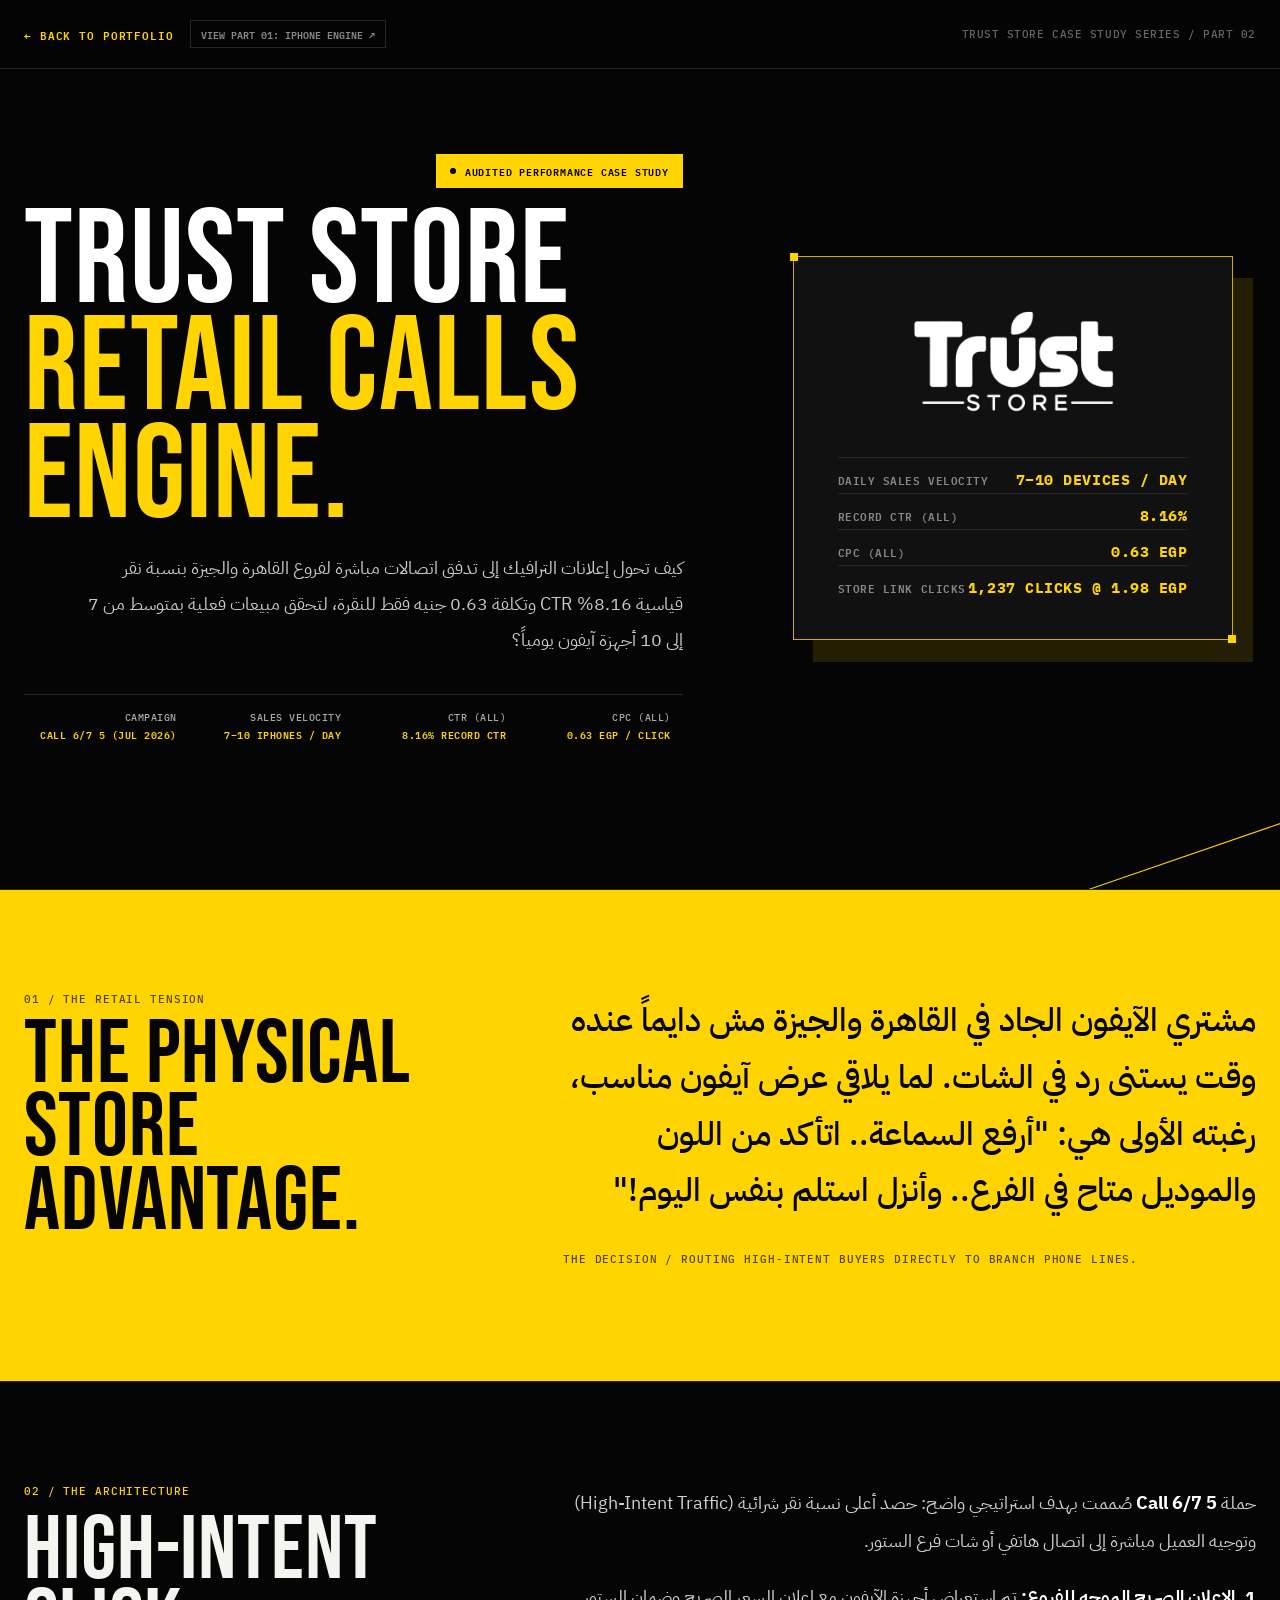
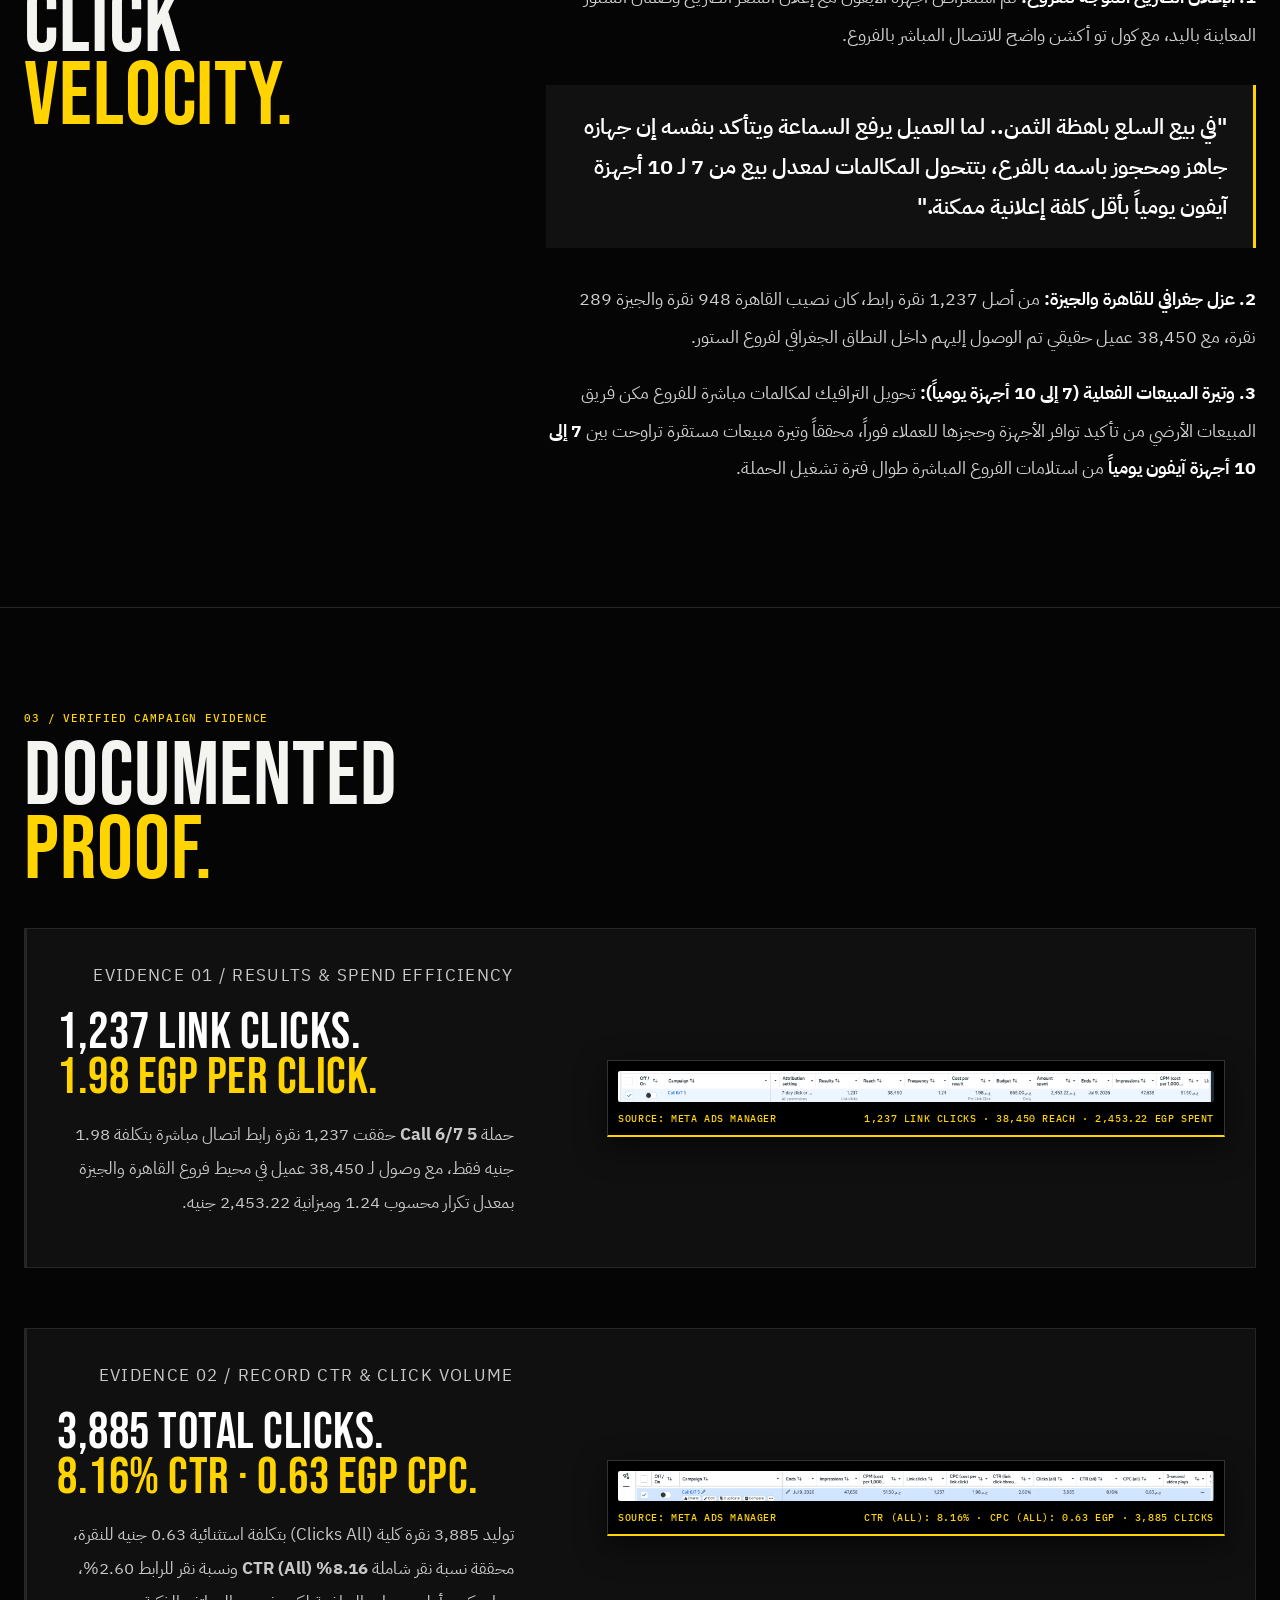
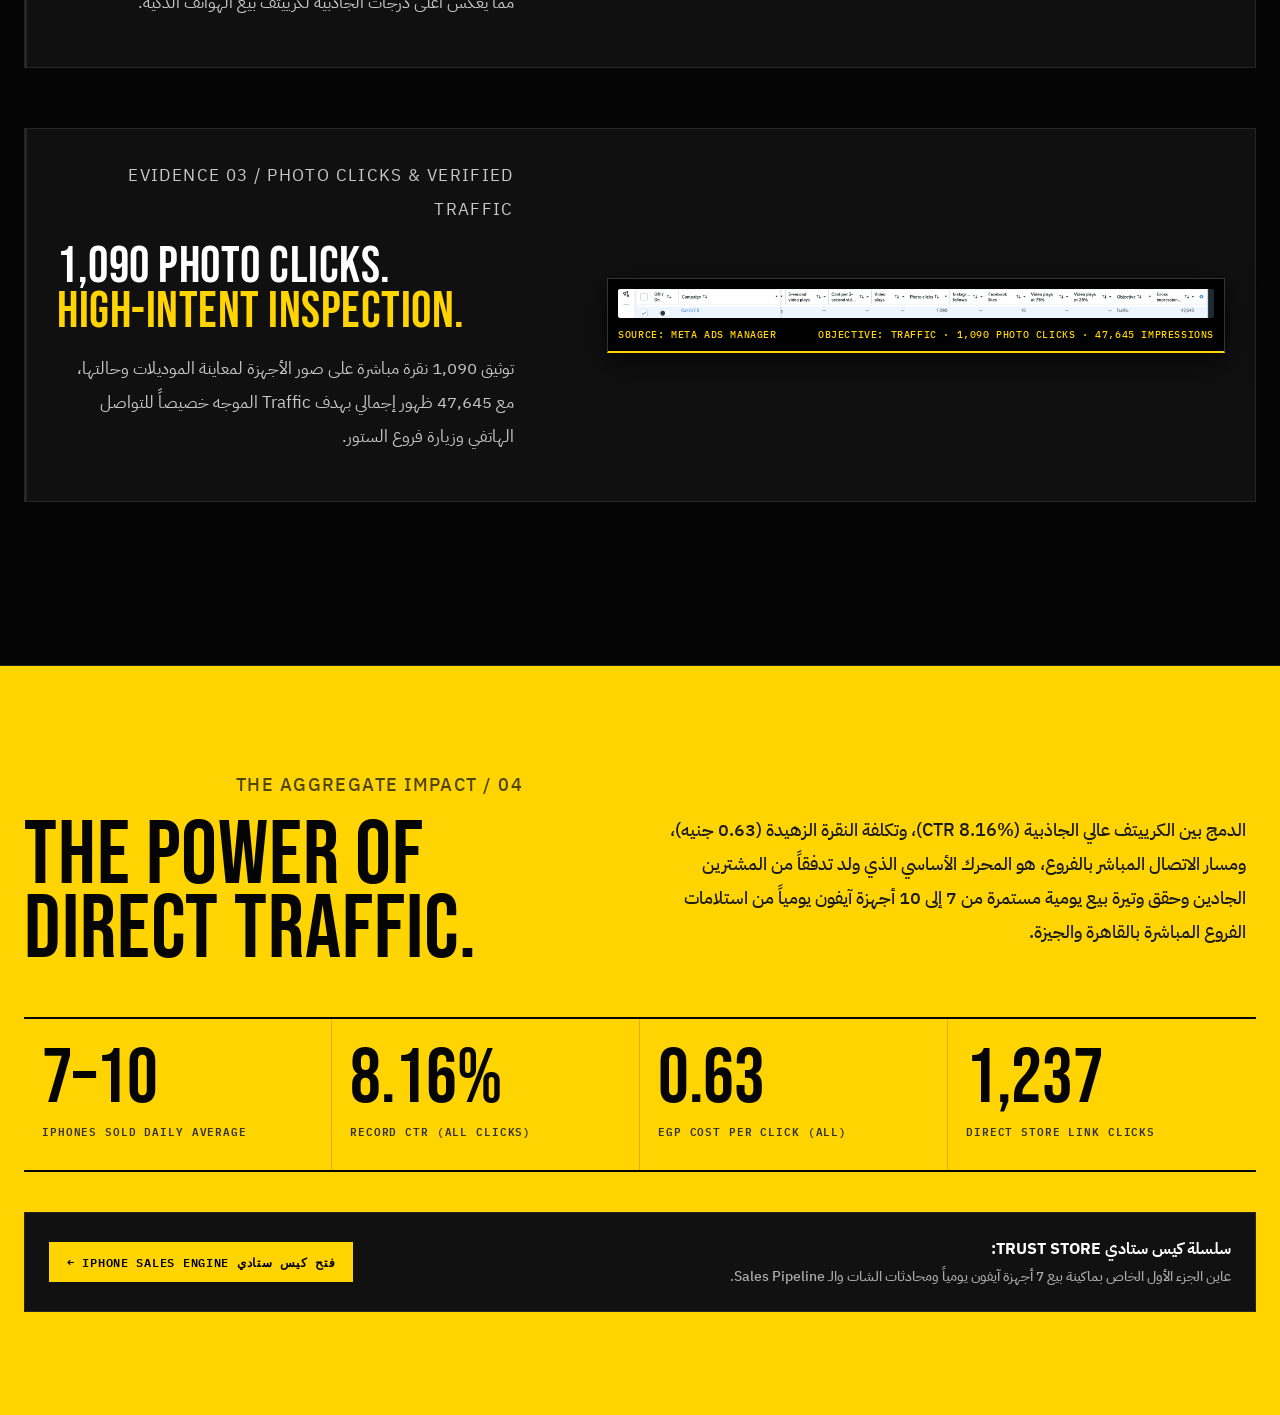
<file: case-studies/trust-store-calls/index.html>
<!doctype html>
<html lang="ar" dir="rtl">
<head>
  <meta charset="utf-8">
  <meta name="viewport" content="width=device-width,initial-scale=1">
  <title>Trust Store Retail Calls Engine Case Study | Khalid Eldhrawy</title>
  <meta name="description" content="A retail foot-traffic and direct store calls acquisition case study for Trust Store by Khalid Eldhrawy: 8.16% CTR, 0.63 EGP CPC, and 1,237 direct store link clicks." />
  <link rel="preconnect" href="https://fonts.googleapis.com">
  <link rel="preconnect" href="https://fonts.gstatic.com" crossorigin>
  <link href="https://fonts.googleapis.com/css2?family=Bebas+Neue&family=IBM+Plex+Mono:wght@400;500;600;700&family=IBM+Plex+Sans+Arabic:wght@400;500;600;700&display=swap" rel="stylesheet">
  <style>
    :root {
      --black: #050505;
      --panel: #101010;
      --panel-hover: #161616;
      --yellow: #ffd400;
      --white: #f4f4f1;
      --muted: #a6a6a6;
      --line: #262626;
      --arabic: 'IBM Plex Sans Arabic', Arial, sans-serif;
      --mono: 'IBM Plex Mono', monospace;
      --display: 'Bebas Neue', Impact, sans-serif;
    }

    * { box-sizing: border-box; }
    html { scroll-behavior: smooth; }
    body {
      margin: 0;
      background: var(--black);
      color: var(--white);
      font-family: var(--arabic);
      line-height: 1.6;
      -webkit-font-smoothing: antialiased;
    }

    .wrap {
      width: min(1240px, calc(100% - 48px));
      margin: auto;
    }

    .index, .label, .source, .live-state {
      font: 500 11px/1.4 var(--mono);
      letter-spacing: .08em;
      text-transform: uppercase;
      direction: ltr;
    }
    .label { color: var(--yellow); }
    .index { color: #747474; }

    /* TOP NAV */
    .top-nav {
      padding: 20px 0;
      border-bottom: 1px solid var(--line);
      position: sticky;
      top: 0;
      background: rgba(5,5,5,0.92);
      backdrop-filter: blur(12px);
      z-index: 100;
    }
    .top-nav-wrap {
      display: flex;
      justify-content: space-between;
      align-items: center;
      direction: ltr;
      flex-wrap: wrap;
      gap: 12px;
    }
    .nav-left {
      display: flex;
      align-items: center;
      gap: 16px;
    }
    .nav-back {
      color: var(--yellow);
      text-decoration: none;
      font: 600 11px var(--mono);
      letter-spacing: .08em;
      display: inline-flex;
      align-items: center;
      gap: 8px;
      transition: color .2s;
    }
    .nav-back:hover { color: #fff; }
    .nav-pill {
      font: 600 10px var(--mono);
      color: #888;
      border: 1px solid var(--line);
      padding: 4px 10px;
      text-decoration: none;
      transition: all .2s;
    }
    .nav-pill:hover {
      color: var(--yellow);
      border-color: var(--yellow);
    }
    .nav-tag {
      font: 500 11px var(--mono);
      color: #666;
      letter-spacing: .05em;
    }

    section {
      padding: clamp(70px, 8vw, 120px) 0;
      border-top: 1px solid var(--line);
    }

    h1, h2, h3, p { margin-top: 0; }
    h1, h2, h3 {
      direction: ltr;
      text-align: left;
      font-family: var(--display);
      font-weight: 400;
      letter-spacing: .01em;
    }

    h1 {
      font-size: clamp(4.6rem, 10.5vw, 10rem);
      line-height: .8;
      margin: 20px 0;
      color: #fff;
    }
    h2 {
      font-size: clamp(3.5rem, 7vw, 7.5rem);
      line-height: .82;
      margin: 15px 0 30px;
    }

    .yellow { color: var(--yellow); }

    .live-badge {
      display: inline-flex;
      direction: ltr;
      align-items: center;
      gap: 9px;
      background: var(--yellow);
      color: #000;
      padding: 8px 14px;
      font: 600 10px var(--mono);
      letter-spacing: .08em;
      text-transform: uppercase;
    }
    .live-badge:before {
      content: '';
      width: 6px;
      height: 6px;
      border-radius: 50%;
      background: #000;
    }

    /* HERO */
    .hero {
      min-height: 820px;
      display: grid;
      align-items: center;
      overflow: hidden;
      position: relative;
      background: radial-gradient(circle at 82% 56%, rgba(255,212,0,.15), transparent 0 22%, transparent 45%), #050505;
      padding-top: 40px;
      border-top: none;
    }
    .hero:after {
      content: '';
      position: absolute;
      width: 65vw;
      height: 1px;
      right: -15vw;
      bottom: 16%;
      background: var(--yellow);
      transform: rotate(-19deg);
      transform-origin: right;
    }
    .hero-grid {
      display: grid;
      grid-template-columns: 1.15fr .85fr;
      gap: 7%;
      align-items: center;
      position: relative;
      z-index: 1;
      direction: ltr;
    }
    .hero-copy {
      direction: rtl;
      text-align: right;
    }
    .hero-copy h1 {
      direction: ltr;
      text-align: left;
    }
    .hero-copy p {
      max-width: 600px;
      color: #c9c9c9;
      font: 400 18px/2 var(--arabic);
      margin-top: 20px;
    }
    .hero-meta {
      margin-top: 36px;
      display: grid;
      grid-template-columns: repeat(4, 1fr);
      border-top: 1px solid var(--line);
      direction: ltr;
    }
    .hero-meta div {
      padding: 15px 12px 0 0;
      color: #aaa;
      font: 500 10px/1.6 var(--mono);
      letter-spacing: .05em;
    }
    .hero-meta b {
      display: block;
      color: var(--yellow);
      font-weight: 600;
    }

    /* VISUAL STACK WITH OFFICIAL LOGO */
    .visual-stack {
      position: relative;
      display: flex;
      justify-content: center;
      align-items: center;
    }
    .logo-hero-card {
      background: #111;
      border: 1px solid rgba(255,212,0,.8);
      padding: 38px 44px;
      position: relative;
      box-shadow: 20px 22px 0 rgba(255,212,0,.12);
      text-align: center;
      width: 100%;
      max-width: 440px;
    }
    .logo-hero-card:before, .logo-hero-card:after {
      content: '';
      position: absolute;
      width: 8px;
      height: 8px;
      background: var(--yellow);
    }
    .logo-hero-card:before { left: -4px; top: -4px; }
    .logo-hero-card:after { right: -4px; bottom: -4px; }

    .logo-hero-card img {
      width: 230px;
      height: auto;
      display: inline-block;
      margin-bottom: 22px;
    }
    .logo-hero-card .badge-metric {
      border-top: 1px solid #252525;
      padding-top: 12px;
      padding-bottom: 4px;
      display: flex;
      justify-content: space-between;
      font: 600 11px var(--mono);
      color: #888;
      letter-spacing: 0.05em;
    }
    .logo-hero-card .badge-metric strong {
      color: var(--yellow);
      font-size: 15px;
    }

    /* OPENING SECTION (YELLOW) */
    .opening {
      background: var(--yellow);
      color: #050505;
    }
    .opening-grid {
      display: grid;
      grid-template-columns: .75fr 1.25fr;
      gap: 10%;
      direction: ltr;
    }
    .opening h2 {
      margin: 0;
      color: #050505;
    }
    .arabic-lead {
      direction: rtl;
      text-align: right;
      font: 500 clamp(1.6rem, 2.6vw, 2.6rem)/1.7 var(--arabic);
      max-width: 720px;
    }
    .opening .source {
      margin-top: 24px;
      color: #514600;
    }

    /* STORY SECTION */
    .story-grid {
      display: grid;
      grid-template-columns: .72fr 1.28fr;
      gap: 10%;
      direction: ltr;
    }
    .story-body {
      direction: rtl;
      text-align: right;
      max-width: 720px;
      color: #d1d1d1;
      font: 400 18px/2.1 var(--arabic);
    }
    .story-body strong { color: #fff; }
    
    .insight-pull {
      margin: 32px 0;
      padding: 22px 26px;
      border-right: 3px solid var(--yellow);
      background: #111;
      color: #fff;
      font: 600 22px/1.8 var(--arabic);
    }

    /* EVIDENCE STAGES WITH SCREENSHOTS */
    .evidence-stage {
      display: grid;
      grid-template-columns: .85fr 1.15fr;
      gap: 8%;
      align-items: center;
      direction: ltr;
      margin-bottom: 60px;
      padding: 30px;
      background: var(--panel);
      border: 1px solid var(--line);
      border-left: 3px solid var(--line);
      transition: border-color .2s;
    }
    .evidence-stage:hover {
      border-left-color: var(--yellow);
    }
    .evidence-copy {
      direction: rtl;
      text-align: right;
    }
    .evidence-copy p {
      color: #c8c8c8;
      font: 400 17px/2 var(--arabic);
    }
    .evidence-copy h3 {
      font-size: clamp(2.3rem, 4vw, 4rem);
      line-height: .88;
      margin: 15px 0 18px;
      color: #fff;
    }

    .detail-shot {
      position: relative;
      padding: 10px;
      background: #000;
      border: 1px solid #333;
      border-bottom: 2px solid var(--yellow);
      box-shadow: 0 10px 30px rgba(0,0,0,0.6);
    }
    .detail-shot img {
      width: 100%;
      height: auto;
      display: block;
      background: #fff;
      border-radius: 2px;
    }
    .detail-note {
      margin-top: 10px;
      font: 500 10px var(--mono);
      color: var(--yellow);
      letter-spacing: .06em;
      direction: ltr;
      display: flex;
      justify-content: space-between;
      flex-wrap: wrap;
      gap: 8px;
    }

    /* RESULTS (YELLOW SECTION) */
    .results {
      background: var(--yellow);
      color: #050505;
    }
    .results-top {
      display: grid;
      grid-template-columns: .9fr 1.1fr;
      gap: 10%;
      align-items: end;
      margin-bottom: 50px;
      direction: ltr;
    }
    .results-top h2 {
      margin: 0;
      color: #050505;
    }
    .results-top p {
      direction: rtl;
      text-align: right;
      font: 500 18px/1.9 var(--arabic);
      max-width: 600px;
      color: #1a1a1a;
    }

    .metric-strip {
      display: grid;
      grid-template-columns: repeat(4, 1fr);
      border-top: 2px solid #050505;
      border-bottom: 2px solid #050505;
      direction: ltr;
    }
    .metric-strip article {
      padding: 30px 18px;
      border-right: 1px solid rgba(0,0,0,0.15);
    }
    .metric-strip article:last-child {
      border-right: none;
    }
    .metric-strip b {
      display: block;
      font: 400 clamp(3.2rem, 6vw, 6rem)/.8 var(--display);
      color: #050505;
    }
    .metric-strip span {
      display: block;
      margin-top: 10px;
      font: 600 11px var(--mono);
      letter-spacing: .08em;
      color: #333;
      text-transform: uppercase;
    }

    /* SWITCHER BOX */
    .series-switcher {
      margin-top: 40px;
      padding: 24px;
      border: 1px solid var(--line);
      background: #111;
      display: flex;
      justify-content: space-between;
      align-items: center;
      direction: rtl;
      flex-wrap: wrap;
      gap: 16px;
    }
    .series-switcher p {
      margin: 0;
      font: 500 14px var(--arabic);
      color: #aaa;
    }
    .series-switcher a {
      color: #000;
      background: var(--yellow);
      text-decoration: none;
      padding: 10px 18px;
      font: 600 12px var(--mono);
      letter-spacing: .06em;
      transition: background .2s;
    }
    .series-switcher a:hover {
      background: #fff;
    }

    @media (max-width: 900px) {
      .hero-grid, .opening-grid, .story-grid, .evidence-stage, .results-top {
        grid-template-columns: 1fr;
        gap: 30px;
      }
      .hero-meta {
        grid-template-columns: repeat(2, 1fr);
        gap: 15px;
      }
      .metric-strip {
        grid-template-columns: repeat(2, 1fr);
      }
    }
  </style>
</head>
<body>

  <!-- TOP NAV -->
  <nav class="top-nav">
    <div class="wrap top-nav-wrap">
      <div class="nav-left">
        <a href="../../index.html" class="nav-back">← BACK TO PORTFOLIO</a>
        <a href="../trust-store-iphone/" class="nav-pill">VIEW PART 01: IPHONE ENGINE ↗</a>
      </div>
      <span class="nav-tag">TRUST STORE CASE STUDY SERIES / PART 02</span>
    </div>
  </nav>

  <!-- HERO SECTION -->
  <section class="hero">
    <div class="wrap hero-grid">
      
      <div class="hero-copy">
        <span class="live-badge">AUDITED PERFORMANCE CASE STUDY</span>
        <h1 style="margin-top:20px;">TRUST STORE<br><span class="yellow">RETAIL CALLS ENGINE.</span></h1>
        <p>
          كيف تحول إعلانات الترافيك إلى تدفق اتصالات مباشرة لفروع القاهرة والجيزة بنسبة نقر قياسية 8.16% CTR وتكلفة 0.63 جنيه فقط للنقرة، لتحقق مبيعات فعلية بمتوسط من 7 إلى 10 أجهزة آيفون يومياً؟
        </p>
        <div class="hero-meta">
          <div>CAMPAIGN<br><b>CALL 6/7 5 (JUL 2026)</b></div>
          <div>SALES VELOCITY<br><b>7–10 IPHONES / DAY</b></div>
          <div>CTR (ALL)<br><b>8.16% RECORD CTR</b></div>
          <div>CPC (ALL)<br><b>0.63 EGP / CLICK</b></div>
        </div>
      </div>

      <!-- VISUAL STACK: OFFICIAL TRUST STORE LOGO -->
      <div class="visual-stack">
        <div class="logo-hero-card">
          <img src="evidence/trust_store_logo_white.png" alt="Trust Store Official Logo">
          <div class="badge-metric">
            <span>DAILY SALES VELOCITY</span>
            <strong>7–10 DEVICES / DAY</strong>
          </div>
          <div class="badge-metric">
            <span>RECORD CTR (ALL)</span>
            <strong>8.16%</strong>
          </div>
          <div class="badge-metric">
            <span>CPC (ALL)</span>
            <strong>0.63 EGP</strong>
          </div>
          <div class="badge-metric">
            <span>STORE LINK CLICKS</span>
            <strong>1,237 CLICKS @ 1.98 EGP</strong>
          </div>
        </div>
      </div>

    </div>
  </section>

  <!-- OPENING TENSION (YELLOW) -->
  <section class="opening">
    <div class="wrap opening-grid">
      <div>
        <p class="index" style="color:#514600">01 / THE RETAIL TENSION</p>
        <h2>THE PHYSICAL<br>STORE ADVANTAGE.</h2>
      </div>
      <div>
        <p class="arabic-lead">
          مشتري الآيفون الجاد في القاهرة والجيزة مش دايماً عنده وقت يستنى رد في الشات. لما يلاقي عرض آيفون مناسب، رغبته الأولى هي: "أرفع السماعة.. اتأكد من اللون والموديل متاح في الفرع.. وأنزل استلم بنفس اليوم!"
        </p>
        <p class="source">THE DECISION / ROUTING HIGH-INTENT BUYERS DIRECTLY TO BRANCH PHONE LINES.</p>
      </div>
    </div>
  </section>

  <!-- STRATEGY & NARRATIVE -->
  <section class="story">
    <div class="wrap story-grid">
      <div>
        <p class="label">02 / THE ARCHITECTURE</p>
        <h2>HIGH-INTENT<br>CLICK<br><span class="yellow">VELOCITY.</span></h2>
      </div>
      <div class="story-body">
        <p>
          حملة <strong>Call 6/7 5</strong> صُممت بهدف استراتيجي واضح: حصد أعلى نسبة نقر شرائية (High-Intent Traffic) وتوجيه العميل مباشرة إلى اتصال هاتفي أو شات فرع الستور.
        </p>
        <p>
          <strong>1. الإعلان الصريح الموجه للفروع:</strong>  
          تم استعراض أجهزة الآيفون مع إعلان السعر الصريح وضمان الستور المعاينة باليد، مع كول تو أكشن واضح للاتصال المباشر بالفروع.
        </p>
        <div class="insight-pull">
          "في بيع السلع باهظة الثمن.. لما العميل يرفع السماعة ويتأكد بنفسه إن جهازه جاهز ومحجوز باسمه بالفرع، بتتحول المكالمات لمعدل بيع من 7 لـ 10 أجهزة آيفون يومياً بأقل كلفة إعلانية ممكنة."
        </div>
        <p>
          <strong>2. عزل جغرافي للقاهرة والجيزة:</strong>  
          من أصل 1,237 نقرة رابط، كان نصيب القاهرة 948 نقرة والجيزة 289 نقرة، مع 38,450 عميل حقيقي تم الوصول إليهم داخل النطاق الجغرافي لفروع الستور.
        </p>
        <p>
          <strong>3. وتيرة المبيعات الفعلية (7 إلى 10 أجهزة يومياً):</strong>  
          تحويل الترافيك لمكالمات مباشرة للفروع مكن فريق المبيعات الأرضي من تأكيد توافر الأجهزة وحجزها للعملاء فوراً، محققاً وتيرة مبيعات مستقرة تراوحت بين <strong>7 إلى 10 أجهزة آيفون يومياً</strong> من استلامات الفروع المباشرة طوال فترة تشغيل الحملة.
        </p>
      </div>
    </div>
  </section>

  <!-- EVIDENCE WALL WITH THE 3 CROPPED SCREENSHOTS -->
  <section class="evidence">
    <div class="wrap">
      
      <p class="label">03 / VERIFIED CAMPAIGN EVIDENCE</p>
      <h2 style="margin-bottom:40px;">DOCUMENTED<br><span class="yellow">PROOF.</span></h2>

      <!-- STAGE 01: RESULTS & REACH & BUDGET -->
      <div class="evidence-stage">
        <div class="evidence-copy">
          <p class="label">EVIDENCE 01 / RESULTS & SPEND EFFICIENCY</p>
          <h3>1,237 LINK CLICKS.<br><span class="yellow">1.98 EGP PER CLICK.</span></h3>
          <p>
            حملة <strong>Call 6/7 5</strong> حققت 1,237 نقرة رابط اتصال مباشرة بتكلفة 1.98 جنيه فقط، مع وصول لـ 38,450 عميل في محيط فروع القاهرة والجيزة بمعدل تكرار محسوب 1.24 وميزانية 2,453.22 جنيه.
          </p>
        </div>
        <div class="detail-shot">
          <img src="evidence/evidence_call67_results.png" alt="Meta Ads Manager Results and Spend for Call 6/7 5">
          <div class="detail-note">
            <span>SOURCE: META ADS MANAGER</span>
            <span>1,237 LINK CLICKS · 38,450 REACH · 2,453.22 EGP SPENT</span>
          </div>
        </div>
      </div>

      <!-- STAGE 02: CLICKS ALL & CTR 8.16% & CPC 0.63 -->
      <div class="evidence-stage">
        <div class="evidence-copy">
          <p class="label">EVIDENCE 02 / RECORD CTR & CLICK VOLUME</p>
          <h3>3,885 TOTAL CLICKS.<br><span class="yellow">8.16% CTR · 0.63 EGP CPC.</span></h3>
          <p>
            توليد 3,885 نقرة كلية (Clicks All) بتكلفة استثنائية 0.63 جنيه للنقرة، محققة نسبة نقر شاملة <strong>8.16% CTR (All)</strong> ونسبة نقر للرابط 2.60%، مما يعكس أعلى درجات الجاذبية لكرييتف بيع الهواتف الذكية.
          </p>
        </div>
        <div class="detail-shot">
          <img src="evidence/evidence_call67_clicks.png" alt="Meta Ads Manager CTR and CPC All for Call 6/7 5">
          <div class="detail-note">
            <span>SOURCE: META ADS MANAGER</span>
            <span>CTR (ALL): 8.16% · CPC (ALL): 0.63 EGP · 3,885 CLICKS</span>
          </div>
        </div>
      </div>

      <!-- STAGE 03: OBJECTIVE & ENGAGEMENT EVIDENCE -->
      <div class="evidence-stage">
        <div class="evidence-copy">
          <p class="label">EVIDENCE 03 / PHOTO CLICKS & VERIFIED TRAFFIC</p>
          <h3>1,090 PHOTO CLICKS.<br><span class="yellow">HIGH-INTENT INSPECTION.</span></h3>
          <p>
            توثيق 1,090 نقرة مباشرة على صور الأجهزة لمعاينة الموديلات وحالتها، مع 47,645 ظهور إجمالي بهدف Traffic الموجه خصيصاً للتواصل الهاتفي وزيارة فروع الستور.
          </p>
        </div>
        <div class="detail-shot">
          <img src="evidence/evidence_call67_traffic.png" alt="Meta Ads Manager Objective and Photo Clicks for Call 6/7 5">
          <div class="detail-note">
            <span>SOURCE: META ADS MANAGER</span>
            <span>OBJECTIVE: TRAFFIC · 1,090 PHOTO CLICKS · 47,645 IMPRESSIONS</span>
          </div>
        </div>
      </div>

    </div>
  </section>

  <!-- RESULTS SECTION (YELLOW) -->
  <section class="results">
    <div class="wrap">
      <div class="results-top">
        <div>
          <p class="index" style="color:#514600">04 / THE AGGREGATE IMPACT</p>
          <h2>THE POWER OF<br>DIRECT TRAFFIC.</h2>
        </div>
        <p>
          الدمج بين الكرييتف عالي الجاذبية (CTR 8.16%)، وتكلفة النقرة الزهيدة (0.63 جنيه)، ومسار الاتصال المباشر بالفروع، هو المحرك الأساسي الذي ولد تدفقاً من المشترين الجادين وحقق وتيرة بيع يومية مستمرة من 7 إلى 10 أجهزة آيفون يومياً من استلامات الفروع المباشرة بالقاهرة والجيزة.
        </p>
      </div>

      <div class="metric-strip">
        <article>
          <b>7–10</b>
          <span>IPHONES SOLD DAILY AVERAGE</span>
        </article>
        <article>
          <b>8.16%</b>
          <span>RECORD CTR (ALL CLICKS)</span>
        </article>
        <article>
          <b>0.63</b>
          <span>EGP COST PER CLICK (ALL)</span>
        </article>
        <article>
          <b>1,237</b>
          <span>DIRECT STORE LINK CLICKS</span>
        </article>
      </div>

      <!-- SERIES NAVIGATION -->
      <div class="series-switcher">
        <div>
          <strong style="color:#fff; display:block; margin-bottom:4px;">سلسلة كيس ستادي TRUST STORE:</strong>
          <p>عاين الجزء الأول الخاص بماكينة بيع 7 أجهزة آيفون يومياً ومحادثات الشات والـ Sales Pipeline.</p>
        </div>
        <a href="../trust-store-iphone/">فتح كيس ستادي IPHONE SALES ENGINE ←</a>
      </div>

    </div>
  </section>

</body>
</html>
</file>
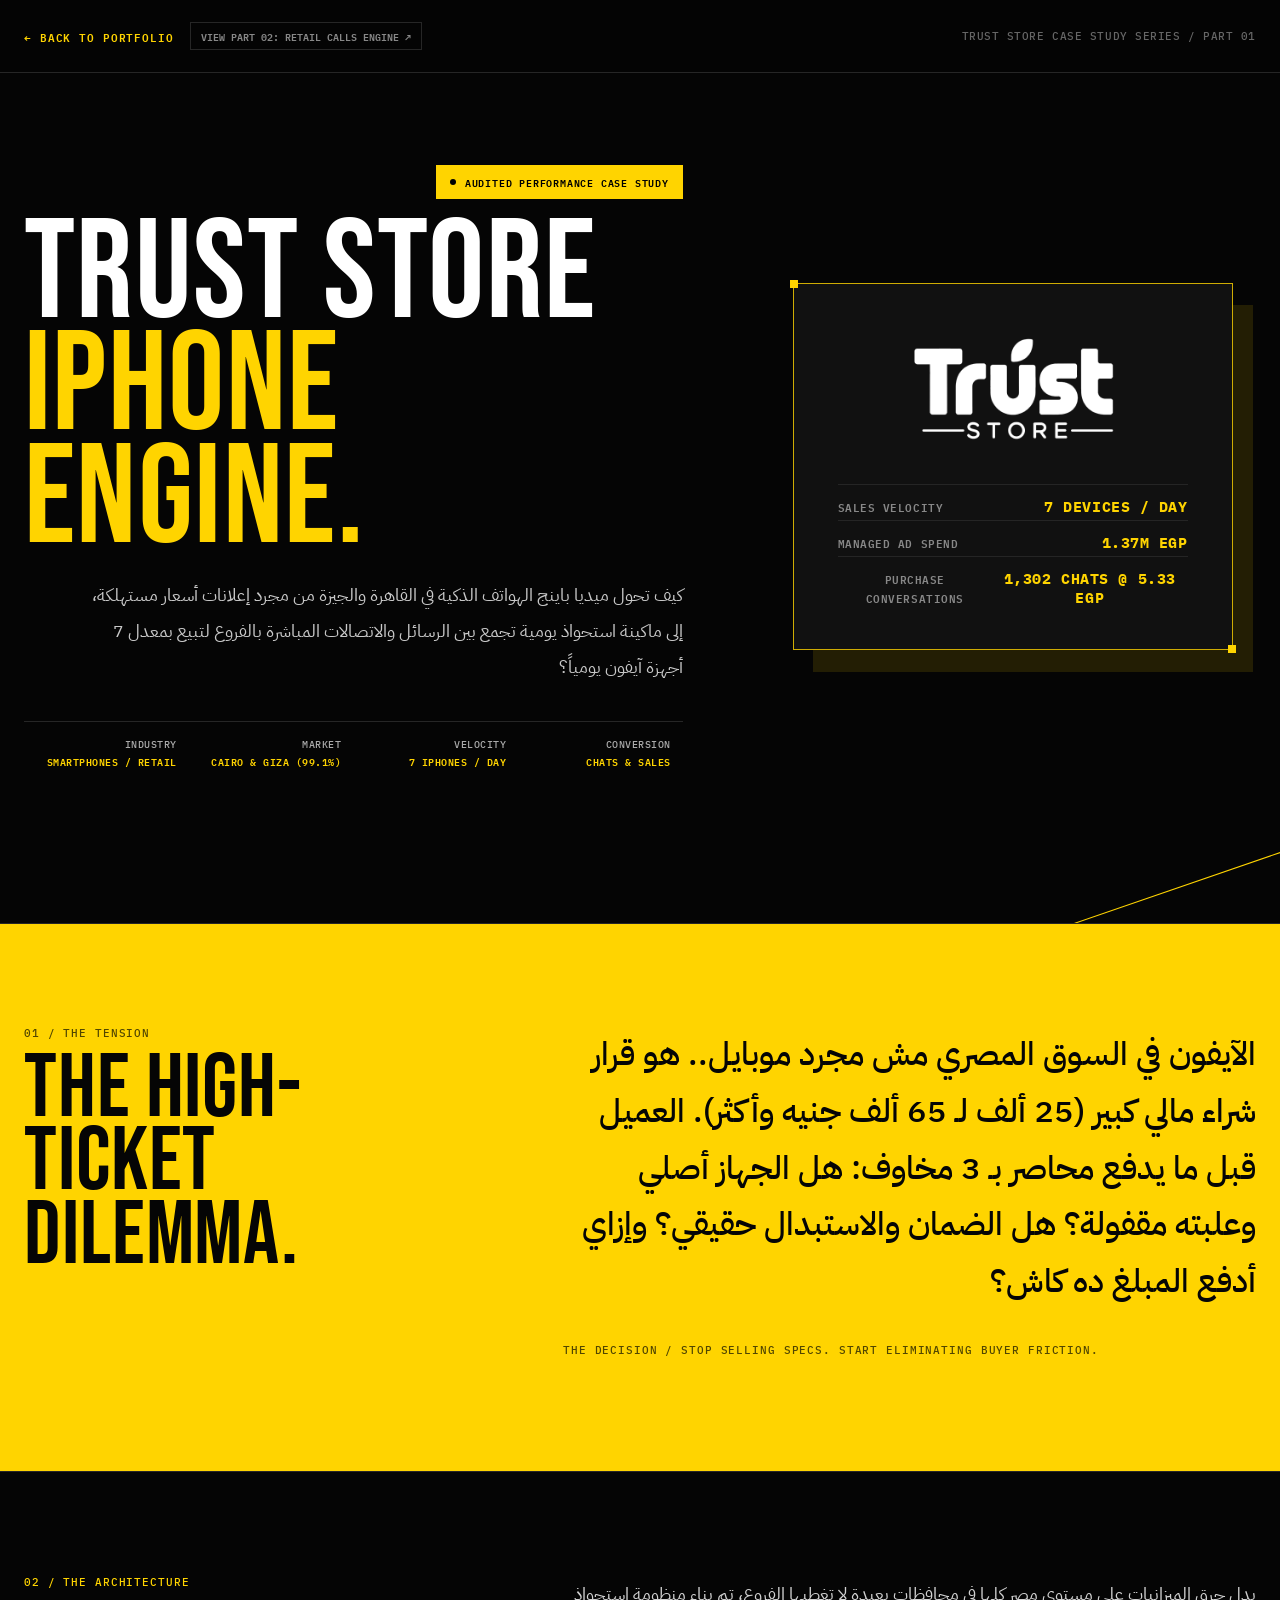
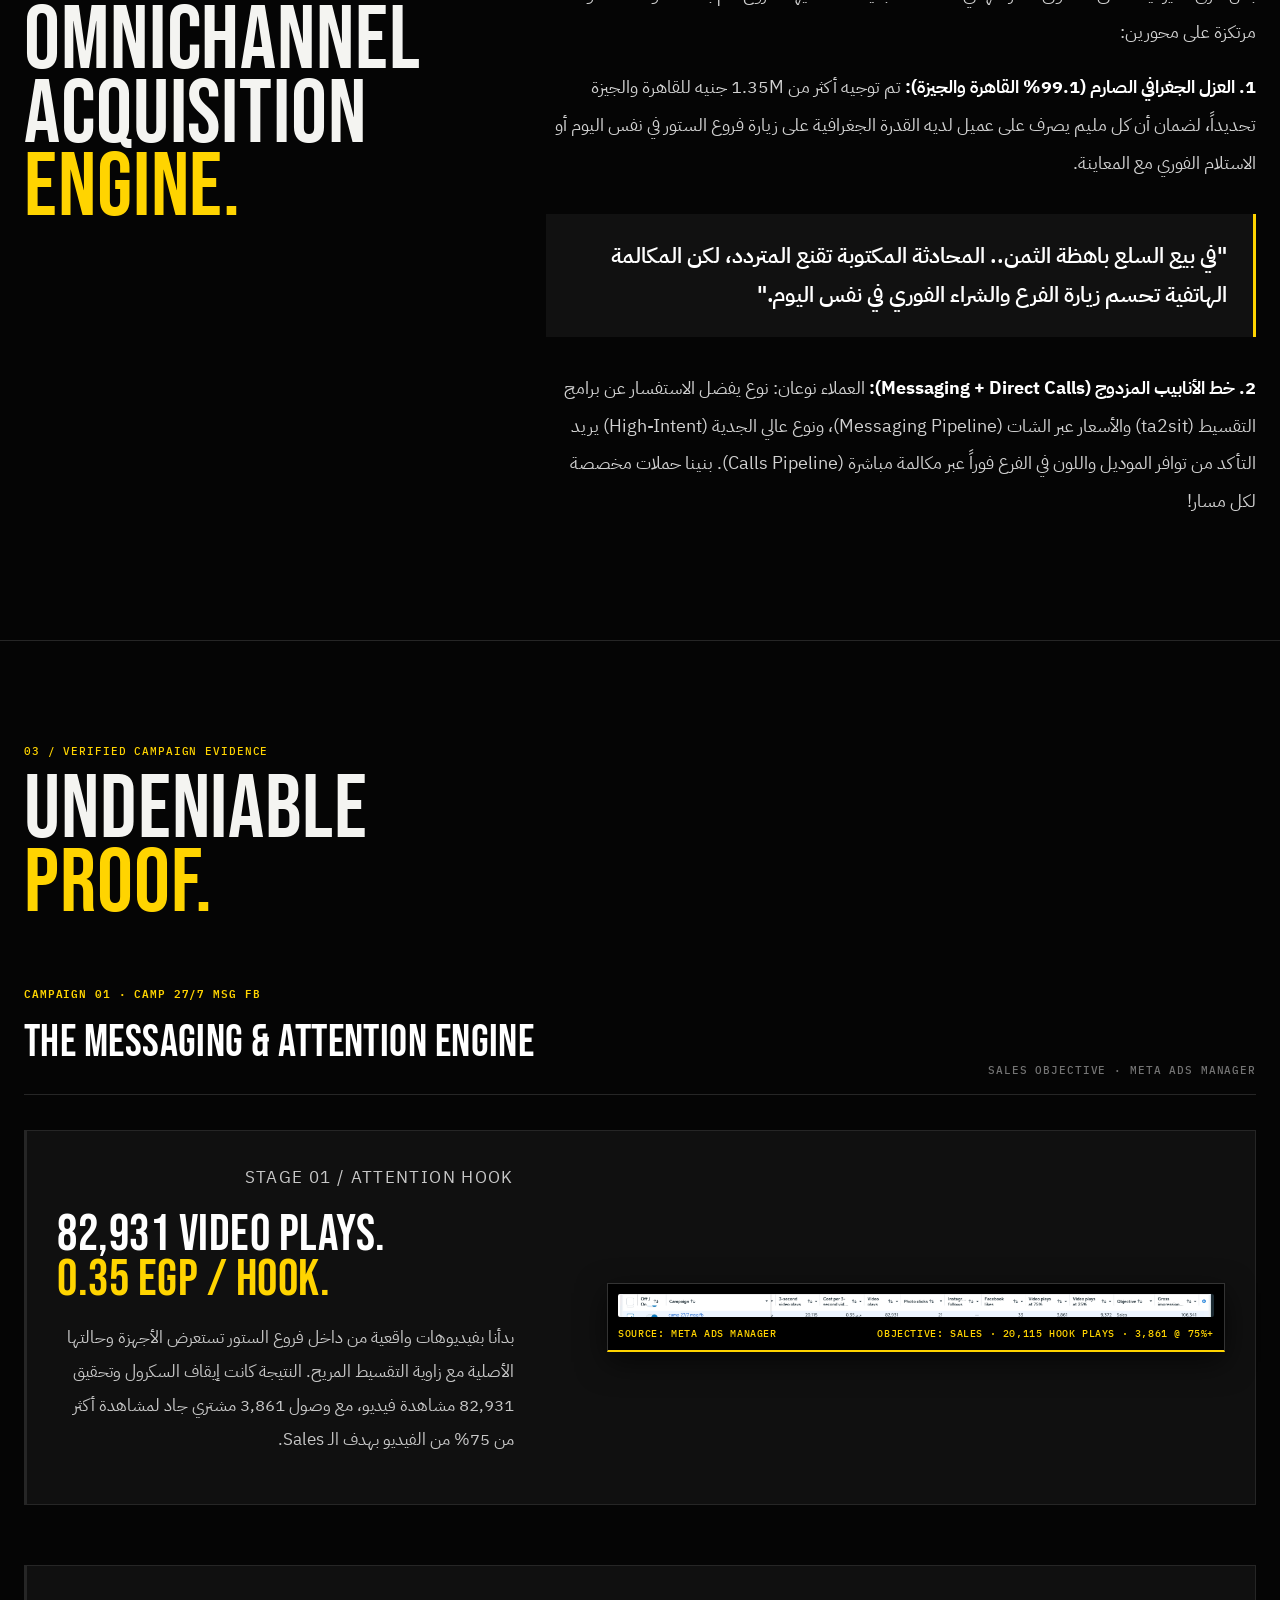
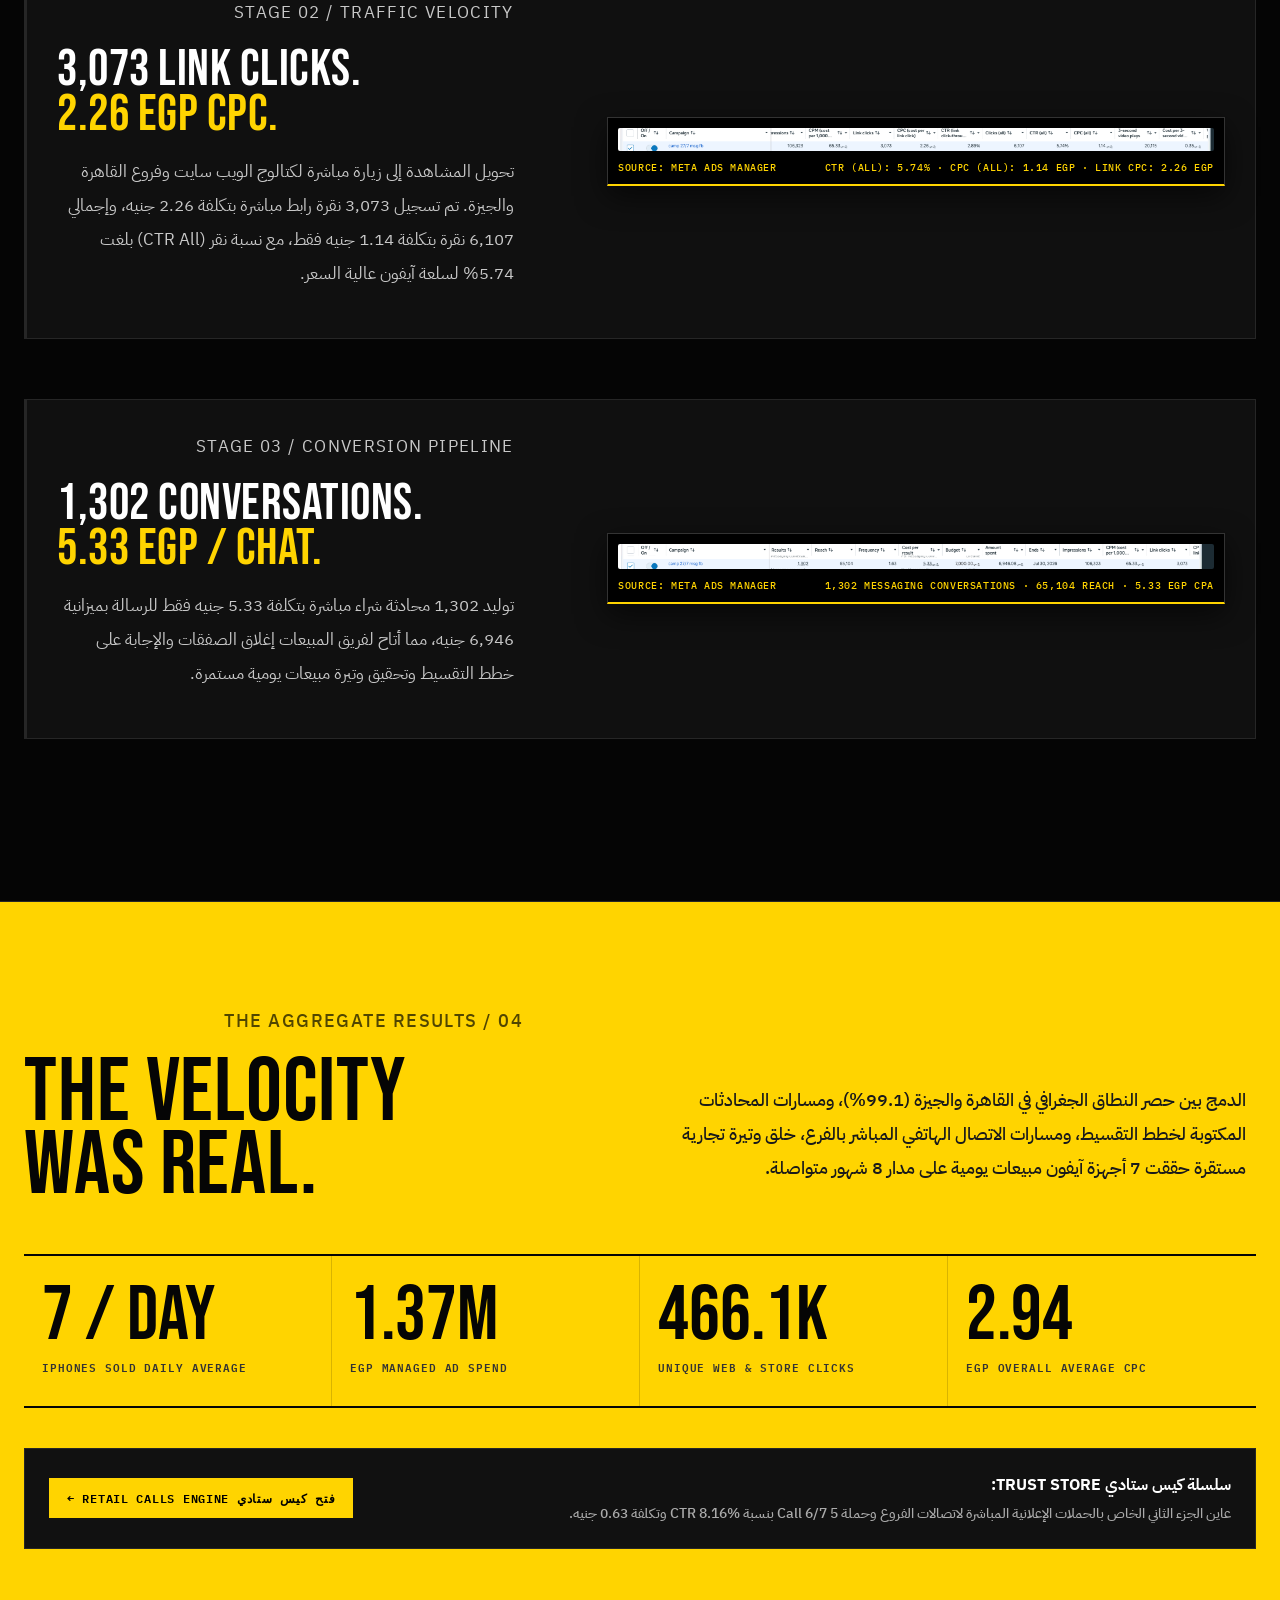
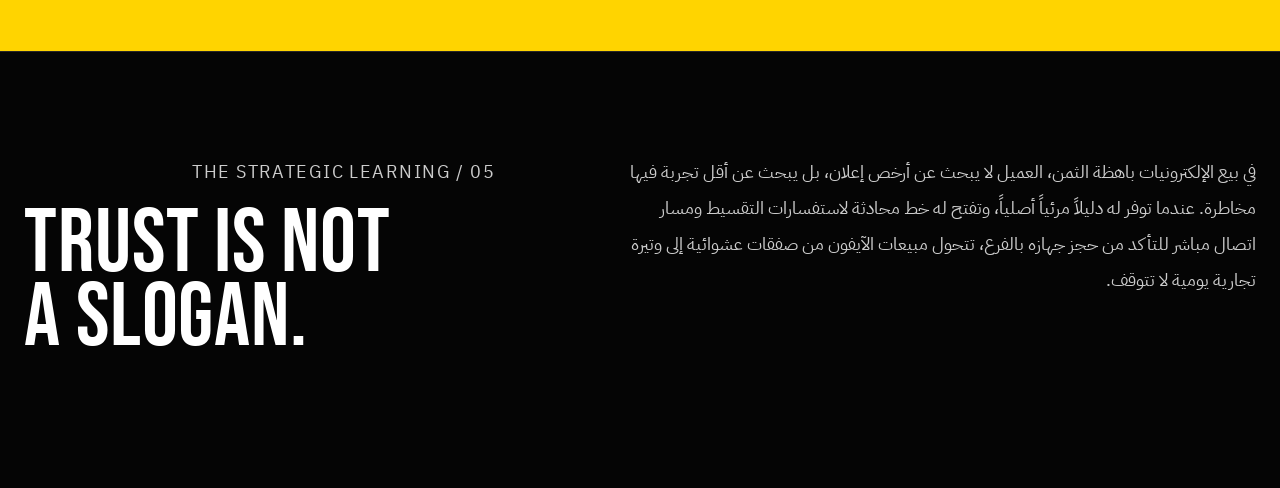
<file: case-studies/trust-store-iphone/index.html>
<!doctype html>
<html lang="ar" dir="rtl">
<head>
  <meta charset="utf-8">
  <meta name="viewport" content="width=device-width,initial-scale=1">
  <title>Trust Store iPhone Engine Case Study | Khalid Eldhrawy</title>
  <meta name="description" content="A high-ticket smartphone acquisition engine case study for Trust Store by Khalid Eldhrawy: creative angles, 99.1% Greater Cairo geo-fencing, messaging & calls pipeline, and verified daily sales velocity." />
  <link rel="preconnect" href="https://fonts.googleapis.com">
  <link rel="preconnect" href="https://fonts.gstatic.com" crossorigin>
  <link href="https://fonts.googleapis.com/css2?family=Bebas+Neue&family=IBM+Plex+Mono:wght@400;500;600;700&family=IBM+Plex+Sans+Arabic:wght@400;500;600;700&display=swap" rel="stylesheet">
  <style>
    :root {
      --black: #050505;
      --panel: #101010;
      --panel-hover: #161616;
      --yellow: #ffd400;
      --white: #f4f4f1;
      --muted: #a6a6a6;
      --line: #262626;
      --arabic: 'IBM Plex Sans Arabic', Arial, sans-serif;
      --mono: 'IBM Plex Mono', monospace;
      --display: 'Bebas Neue', Impact, sans-serif;
    }

    * { box-sizing: border-box; }
    html { scroll-behavior: smooth; }
    body {
      margin: 0;
      background: var(--black);
      color: var(--white);
      font-family: var(--arabic);
      line-height: 1.6;
      -webkit-font-smoothing: antialiased;
    }

    .wrap {
      width: min(1240px, calc(100% - 48px));
      margin: auto;
    }

    .index, .label, .source, .live-state {
      font: 500 11px/1.4 var(--mono);
      letter-spacing: .08em;
      text-transform: uppercase;
      direction: ltr;
    }
    .label { color: var(--yellow); }
    .index { color: #747474; }

    /* TOP NAV */
    .top-nav {
      padding: 22px 0;
      border-bottom: 1px solid var(--line);
      position: sticky;
      top: 0;
      background: rgba(5,5,5,0.92);
      backdrop-filter: blur(12px);
      z-index: 100;
    }
    .top-nav-wrap {
      display: flex;
      justify-content: space-between;
      align-items: center;
      direction: ltr;
    }
    .nav-left {
      display: flex;
      align-items: center;
      gap: 16px;
    }
    .nav-back {
      color: var(--yellow);
      text-decoration: none;
      font: 600 11px var(--mono);
      letter-spacing: .08em;
      display: inline-flex;
      align-items: center;
      gap: 8px;
      transition: color .2s;
    }
    .nav-back:hover { color: #fff; }
    .nav-pill {
      font: 600 10px var(--mono);
      color: #888;
      border: 1px solid var(--line);
      padding: 4px 10px;
      text-decoration: none;
      transition: all .2s;
    }
    .nav-pill:hover {
      color: var(--yellow);
      border-color: var(--yellow);
    }
    .nav-tag {
      font: 500 11px var(--mono);
      color: #666;
      letter-spacing: .05em;
    }

    section {
      padding: clamp(70px, 8vw, 120px) 0;
      border-top: 1px solid var(--line);
    }

    h1, h2, h3, p { margin-top: 0; }
    h1, h2, h3 {
      direction: ltr;
      text-align: left;
      font-family: var(--display);
      font-weight: 400;
      letter-spacing: .01em;
    }

    h1 {
      font-size: clamp(4.8rem, 11vw, 10.5rem);
      line-height: .8;
      margin: 20px 0;
      color: #fff;
    }
    h2 {
      font-size: clamp(3.5rem, 7vw, 7.5rem);
      line-height: .82;
      margin: 15px 0 30px;
    }

    .yellow { color: var(--yellow); }

    .live-badge {
      display: inline-flex;
      direction: ltr;
      align-items: center;
      gap: 9px;
      background: var(--yellow);
      color: #000;
      padding: 8px 14px;
      font: 600 10px var(--mono);
      letter-spacing: .08em;
      text-transform: uppercase;
    }
    .live-badge:before {
      content: '';
      width: 6px;
      height: 6px;
      border-radius: 50%;
      background: #000;
    }

    /* HERO */
    .hero {
      min-height: 850px;
      display: grid;
      align-items: center;
      overflow: hidden;
      position: relative;
      background: radial-gradient(circle at 82% 56%, rgba(255,212,0,.15), transparent 0 22%, transparent 45%), #050505;
      padding-top: 40px;
      border-top: none;
    }
    .hero:after {
      content: '';
      position: absolute;
      width: 65vw;
      height: 1px;
      right: -15vw;
      bottom: 16%;
      background: var(--yellow);
      transform: rotate(-19deg);
      transform-origin: right;
    }
    .hero-grid {
      display: grid;
      grid-template-columns: 1.15fr .85fr;
      gap: 7%;
      align-items: center;
      position: relative;
      z-index: 1;
      direction: ltr;
    }
    .hero-copy {
      direction: rtl;
      text-align: right;
    }
    .hero-copy h1 {
      direction: ltr;
      text-align: left;
    }
    .hero-copy p {
      max-width: 600px;
      color: #c9c9c9;
      font: 400 18px/2 var(--arabic);
      margin-top: 20px;
    }
    .hero-meta {
      margin-top: 36px;
      display: grid;
      grid-template-columns: repeat(4, 1fr);
      border-top: 1px solid var(--line);
      direction: ltr;
    }
    .hero-meta div {
      padding: 15px 12px 0 0;
      color: #aaa;
      font: 500 10px/1.6 var(--mono);
      letter-spacing: .05em;
    }
    .hero-meta b {
      display: block;
      color: var(--yellow);
      font-weight: 600;
    }

    /* VISUAL STACK WITH OFFICIAL LOGO */
    .visual-stack {
      position: relative;
      display: flex;
      justify-content: center;
      align-items: center;
    }
    .logo-hero-card {
      background: #111;
      border: 1px solid rgba(255,212,0,.8);
      padding: 38px 44px;
      position: relative;
      box-shadow: 20px 22px 0 rgba(255,212,0,.12);
      text-align: center;
      width: 100%;
      max-width: 440px;
    }
    .logo-hero-card:before, .logo-hero-card:after {
      content: '';
      position: absolute;
      width: 8px;
      height: 8px;
      background: var(--yellow);
    }
    .logo-hero-card:before { left: -4px; top: -4px; }
    .logo-hero-card:after { right: -4px; bottom: -4px; }

    .logo-hero-card img {
      width: 230px;
      height: auto;
      display: inline-block;
      margin-bottom: 22px;
    }
    .logo-hero-card .badge-metric {
      border-top: 1px solid #252525;
      padding-top: 12px;
      padding-bottom: 4px;
      display: flex;
      justify-content: space-between;
      font: 600 11px var(--mono);
      color: #888;
      letter-spacing: 0.05em;
    }
    .logo-hero-card .badge-metric strong {
      color: var(--yellow);
      font-size: 15px;
    }

    /* OPENING SECTION (YELLOW) */
    .opening {
      background: var(--yellow);
      color: #050505;
    }
    .opening-grid {
      display: grid;
      grid-template-columns: .75fr 1.25fr;
      gap: 10%;
      direction: ltr;
    }
    .opening h2 {
      margin: 0;
      color: #050505;
    }
    .arabic-lead {
      direction: rtl;
      text-align: right;
      font: 500 clamp(1.6rem, 2.6vw, 2.6rem)/1.7 var(--arabic);
      max-width: 720px;
    }
    .opening .source {
      margin-top: 24px;
      color: #514600;
    }

    /* STORY SECTION */
    .story-grid {
      display: grid;
      grid-template-columns: .72fr 1.28fr;
      gap: 10%;
      direction: ltr;
    }
    .story-body {
      direction: rtl;
      text-align: right;
      max-width: 720px;
      color: #d1d1d1;
      font: 400 18px/2.1 var(--arabic);
    }
    .story-body strong { color: #fff; }
    
    .insight-pull {
      margin: 32px 0;
      padding: 22px 26px;
      border-right: 3px solid var(--yellow);
      background: #111;
      color: #fff;
      font: 600 22px/1.8 var(--arabic);
    }

    /* CAMPAIGN PILLAR HEADERS */
    .pillar-header {
      margin: 60px 0 35px;
      padding-bottom: 16px;
      border-bottom: 1px solid var(--line);
      display: flex;
      justify-content: space-between;
      align-items: flex-end;
      direction: ltr;
    }
    .pillar-header h3 {
      font-size: clamp(2rem, 3.5vw, 3.5rem);
      color: #fff;
      margin: 0;
    }
    .pillar-tag {
      font: 600 11px var(--mono);
      color: var(--yellow);
      letter-spacing: .08em;
      text-transform: uppercase;
    }

    /* EVIDENCE STAGES WITH SCREENSHOTS */
    .evidence-stage {
      display: grid;
      grid-template-columns: .85fr 1.15fr;
      gap: 8%;
      align-items: center;
      direction: ltr;
      margin-bottom: 60px;
      padding: 30px;
      background: var(--panel);
      border: 1px solid var(--line);
      border-left: 3px solid var(--line);
      transition: border-color .2s;
    }
    .evidence-stage:hover {
      border-left-color: var(--yellow);
    }
    .evidence-copy {
      direction: rtl;
      text-align: right;
    }
    .evidence-copy p {
      color: #c8c8c8;
      font: 400 17px/2 var(--arabic);
    }
    .evidence-copy h3 {
      font-size: clamp(2.3rem, 4vw, 4rem);
      line-height: .88;
      margin: 15px 0 18px;
      color: #fff;
    }

    .detail-shot {
      position: relative;
      padding: 10px;
      background: #000;
      border: 1px solid #333;
      border-bottom: 2px solid var(--yellow);
      box-shadow: 0 10px 30px rgba(0,0,0,0.6);
    }
    .detail-shot img {
      width: 100%;
      height: auto;
      display: block;
      background: #fff;
      border-radius: 2px;
    }
    .detail-note {
      margin-top: 10px;
      font: 500 10px var(--mono);
      color: var(--yellow);
      letter-spacing: .06em;
      direction: ltr;
      display: flex;
      justify-content: space-between;
      flex-wrap: wrap;
      gap: 8px;
    }

    /* RESULTS (YELLOW SECTION) */
    .results {
      background: var(--yellow);
      color: #050505;
    }
    .results-top {
      display: grid;
      grid-template-columns: .9fr 1.1fr;
      gap: 10%;
      align-items: end;
      margin-bottom: 50px;
      direction: ltr;
    }
    .results-top h2 {
      margin: 0;
      color: #050505;
    }
    .results-top p {
      direction: rtl;
      text-align: right;
      font: 500 18px/1.9 var(--arabic);
      max-width: 600px;
      color: #1a1a1a;
    }

    .metric-strip {
      display: grid;
      grid-template-columns: repeat(4, 1fr);
      border-top: 2px solid #050505;
      border-bottom: 2px solid #050505;
      direction: ltr;
    }
    .metric-strip article {
      padding: 30px 18px;
      border-right: 1px solid rgba(0,0,0,0.15);
    }
    .metric-strip article:last-child {
      border-right: none;
    }
    .metric-strip b {
      display: block;
      font: 400 clamp(3.2rem, 6vw, 6rem)/.8 var(--display);
      color: #050505;
    }
    .metric-strip span {
      display: block;
      margin-top: 10px;
      font: 600 11px var(--mono);
      letter-spacing: .08em;
      color: #333;
      text-transform: uppercase;
    }

    /* SERIES SWITCHER BOX */
    .series-switcher {
      margin-top: 40px;
      padding: 24px;
      border: 1px solid var(--line);
      background: #111;
      display: flex;
      justify-content: space-between;
      align-items: center;
      direction: rtl;
      flex-wrap: wrap;
      gap: 16px;
    }
    .series-switcher p {
      margin: 0;
      font: 500 14px var(--arabic);
      color: #aaa;
    }
    .series-switcher a {
      color: #000;
      background: var(--yellow);
      text-decoration: none;
      padding: 10px 18px;
      font: 600 12px var(--mono);
      letter-spacing: .06em;
      transition: background .2s;
    }
    .series-switcher a:hover {
      background: #fff;
    }

    /* CLOSE SECTION */
    .close-grid {
      display: grid;
      grid-template-columns: .85fr 1.15fr;
      gap: 10%;
      direction: ltr;
    }
    .close-grid h2 {
      color: #fff;
    }
    .close-grid p {
      direction: rtl;
      text-align: right;
      font: 400 18px/2 var(--arabic);
      color: #ccc;
    }

    @media (max-width: 900px) {
      .hero-grid, .opening-grid, .story-grid, .evidence-stage, .results-top, .close-grid {
        grid-template-columns: 1fr;
        gap: 30px;
      }
      .hero-meta {
        grid-template-columns: repeat(2, 1fr);
        gap: 15px;
      }
      .metric-strip {
        grid-template-columns: repeat(2, 1fr);
      }
      .pillar-header {
        flex-direction: column;
        align-items: flex-start;
        gap: 10px;
      }
    }
  </style>
</head>
<body>

  <!-- TOP NAV -->
  <nav class="top-nav">
    <div class="wrap top-nav-wrap">
      <div class="nav-left">
        <a href="../../index.html" class="nav-back">← BACK TO PORTFOLIO</a>
        <a href="../trust-store-calls/" class="nav-pill">VIEW PART 02: RETAIL CALLS ENGINE ↗</a>
      </div>
      <span class="nav-tag">TRUST STORE CASE STUDY SERIES / PART 01</span>
    </div>
  </nav>

  <!-- HERO SECTION -->
  <section class="hero">
    <div class="wrap hero-grid">
      
      <div class="hero-copy">
        <span class="live-badge">AUDITED PERFORMANCE CASE STUDY</span>
        <h1 style="margin-top:20px;">TRUST STORE<br><span class="yellow">IPHONE ENGINE.</span></h1>
        <p>
          كيف تحول ميديا باينج الهواتف الذكية في القاهرة والجيزة من مجرد إعلانات أسعار مستهلكة، إلى ماكينة استحواذ يومية تجمع بين الرسائل والاتصالات المباشرة بالفروع لتبيع بمعدل 7 أجهزة آيفون يومياً؟
        </p>
        <div class="hero-meta">
          <div>INDUSTRY<br><b>SMARTPHONES / RETAIL</b></div>
          <div>MARKET<br><b>CAIRO & GIZA (99.1%)</b></div>
          <div>VELOCITY<br><b>7 IPHONES / DAY</b></div>
          <div>CONVERSION<br><b>CHATS & SALES</b></div>
        </div>
      </div>

      <!-- VISUAL STACK: OFFICIAL TRUST STORE LOGO -->
      <div class="visual-stack">
        <div class="logo-hero-card">
          <img src="evidence/trust_store_logo_white.png" alt="Trust Store Official Logo">
          <div class="badge-metric">
            <span>SALES VELOCITY</span>
            <strong>7 DEVICES / DAY</strong>
          </div>
          <div class="badge-metric">
            <span>MANAGED AD SPEND</span>
            <strong>1.37M EGP</strong>
          </div>
          <div class="badge-metric">
            <span>PURCHASE CONVERSATIONS</span>
            <strong>1,302 CHATS @ 5.33 EGP</strong>
          </div>
        </div>
      </div>

    </div>
  </section>

  <!-- OPENING TENSION (YELLOW) -->
  <section class="opening">
    <div class="wrap opening-grid">
      <div>
        <p class="index" style="color:#514600">01 / THE TENSION</p>
        <h2>THE HIGH-TICKET<br>DILEMMA.</h2>
      </div>
      <div>
        <p class="arabic-lead">
          الآيفون في السوق المصري مش مجرد موبايل.. هو قرار شراء مالي كبير (25 ألف لـ 65 ألف جنيه وأكثر). العميل قبل ما يدفع محاصر بـ 3 مخاوف: هل الجهاز أصلي وعلبته مقفولة؟ هل الضمان والاستبدال حقيقي؟ وإزاي أدفع المبلغ ده كاش؟
        </p>
        <p class="source">THE DECISION / STOP SELLING SPECS. START ELIMINATING BUYER FRICTION.</p>
      </div>
    </div>
  </section>

  <!-- STRATEGY & NARRATIVE -->
  <section class="story">
    <div class="wrap story-grid">
      <div>
        <p class="label">02 / THE ARCHITECTURE</p>
        <h2>OMNICHANNEL<br>ACQUISITION<br><span class="yellow">ENGINE.</span></h2>
      </div>
      <div class="story-body">
        <p>
          بدل حرق الميزانيات على مستوى مصر كلها في محافظات بعيدة لا تغطيها الفروع، تم بناء منظومة استحواذ مرتكزة على محورين:
        </p>
        <p>
          <strong>1. العزل الجغرافي الصارم (99.1% القاهرة والجيزة):</strong>  
          تم توجيه أكثر من 1.35M جنيه للقاهرة والجيزة تحديداً، لضمان أن كل مليم يصرف على عميل لديه القدرة الجغرافية على زيارة فروع الستور في نفس اليوم أو الاستلام الفوري مع المعاينة.
        </p>
        <div class="insight-pull">
          "في بيع السلع باهظة الثمن.. المحادثة المكتوبة تقنع المتردد، لكن المكالمة الهاتفية تحسم زيارة الفرع والشراء الفوري في نفس اليوم."
        </div>
        <p>
          <strong>2. خط الأنابيب المزدوج (Messaging + Direct Calls):</strong>  
          العملاء نوعان: نوع يفضل الاستفسار عن برامج التقسيط (ta2sit) والأسعار عبر الشات (Messaging Pipeline)، ونوع عالي الجدية (High-Intent) يريد التأكد من توافر الموديل واللون في الفرع فوراً عبر مكالمة مباشرة (Calls Pipeline). بنينا حملات مخصصة لكل مسار!
        </p>
      </div>
    </div>
  </section>

  <!-- EVIDENCE WALL WITH ALL CROPPED SCREENSHOTS -->
  <section class="evidence">
    <div class="wrap">
      
      <p class="label">03 / VERIFIED CAMPAIGN EVIDENCE</p>
      <h2 style="margin-bottom:30px;">UNDENIABLE<br><span class="yellow">PROOF.</span></h2>

      <!-- ================= PILLAR 1: MESSAGING ENGINE ================= -->
      <div class="pillar-header">
        <div>
          <span class="pillar-tag">CAMPAIGN 01 · CAMP 27/7 MSG FB</span>
          <h3>THE MESSAGING & ATTENTION ENGINE</h3>
        </div>
        <span class="index">SALES OBJECTIVE · META ADS MANAGER</span>
      </div>

      <!-- STAGE 01: VIDEO PLAYS -->
      <div class="evidence-stage">
        <div class="evidence-copy">
          <p class="label">STAGE 01 / ATTENTION HOOK</p>
          <h3>82,931 VIDEO PLAYS.<br><span class="yellow">0.35 EGP / HOOK.</span></h3>
          <p>
            بدأنا بفيديوهات واقعية من داخل فروع الستور تستعرض الأجهزة وحالتها الأصلية مع زاوية التقسيط المريح. النتيجة كانت إيقاف السكرول وتحقيق 82,931 مشاهدة فيديو، مع وصول 3,861 مشتري جاد لمشاهدة أكثر من 75% من الفيديو بهدف الـ Sales.
          </p>
        </div>
        <div class="detail-shot">
          <img src="evidence/evidence_video_sales.png" alt="Meta Ads Video Plays Evidence">
          <div class="detail-note">
            <span>SOURCE: META ADS MANAGER</span>
            <span>OBJECTIVE: SALES · 20,115 HOOK PLAYS · 3,861 @ 75%+</span>
          </div>
        </div>
      </div>

      <!-- STAGE 02: CLICKS & CPC -->
      <div class="evidence-stage">
        <div class="evidence-copy">
          <p class="label">STAGE 02 / TRAFFIC VELOCITY</p>
          <h3>3,073 LINK CLICKS.<br><span class="yellow">2.26 EGP CPC.</span></h3>
          <p>
            تحويل المشاهدة إلى زيارة مباشرة لكتالوج الويب سايت وفروع القاهرة والجيزة. تم تسجيل 3,073 نقرة رابط مباشرة بتكلفة 2.26 جنيه، وإجمالي 6,107 نقرة بتكلفة 1.14 جنيه فقط، مع نسبة نقر (CTR All) بلغت 5.74% لسلعة آيفون عالية السعر.
          </p>
        </div>
        <div class="detail-shot">
          <img src="evidence/evidence_cpc_ctr.png" alt="Meta Ads CPC & CTR Evidence">
          <div class="detail-note">
            <span>SOURCE: META ADS MANAGER</span>
            <span>CTR (ALL): 5.74% · CPC (ALL): 1.14 EGP · LINK CPC: 2.26 EGP</span>
          </div>
        </div>
      </div>

      <!-- STAGE 03: CONVERSATIONS -->
      <div class="evidence-stage">
        <div class="evidence-copy">
          <p class="label">STAGE 03 / CONVERSION PIPELINE</p>
          <h3>1,302 CONVERSATIONS.<br><span class="yellow">5.33 EGP / CHAT.</span></h3>
          <p>
            توليد 1,302 محادثة شراء مباشرة بتكلفة 5.33 جنيه فقط للرسالة بميزانية 6,946 جنيه، مما أتاح لفريق المبيعات إغلاق الصفقات والإجابة على خطط التقسيط وتحقيق وتيرة مبيعات يومية مستمرة.
          </p>
        </div>
        <div class="detail-shot">
          <img src="evidence/evidence_conversations.png" alt="Meta Ads Conversations Evidence">
          <div class="detail-note">
            <span>SOURCE: META ADS MANAGER</span>
            <span>1,302 MESSAGING CONVERSATIONS · 65,104 REACH · 5.33 EGP CPA</span>
          </div>
        </div>
      </div>

    </div>
  </section>

  <!-- RESULTS SECTION (YELLOW) -->
  <section class="results">
    <div class="wrap">
      <div class="results-top">
        <div>
          <p class="index" style="color:#514600">04 / THE AGGREGATE RESULTS</p>
          <h2>THE VELOCITY<br>WAS REAL.</h2>
        </div>
        <p>
          الدمج بين حصر النطاق الجغرافي في القاهرة والجيزة (99.1%)، ومسارات المحادثات المكتوبة لخطط التقسيط، ومسارات الاتصال الهاتفي المباشر بالفرع، خلق وتيرة تجارية مستقرة حققت 7 أجهزة آيفون مبيعات يومية على مدار 8 شهور متواصلة.
        </p>
      </div>

      <div class="metric-strip">
        <article>
          <b>7 / DAY</b>
          <span>IPHONES SOLD DAILY AVERAGE</span>
        </article>
        <article>
          <b>1.37M</b>
          <span>EGP MANAGED AD SPEND</span>
        </article>
        <article>
          <b>466.1K</b>
          <span>UNIQUE WEB & STORE CLICKS</span>
        </article>
        <article>
          <b>2.94</b>
          <span>EGP OVERALL AVERAGE CPC</span>
        </article>
      </div>

      <!-- SERIES NAVIGATION -->
      <div class="series-switcher">
        <div>
          <strong style="color:#fff; display:block; margin-bottom:4px;">سلسلة كيس ستادي TRUST STORE:</strong>
          <p>عاين الجزء الثاني الخاص بالحملات الإعلانية المباشرة لاتصالات الفروع وحملة Call 6/7 5 بنسبة CTR 8.16% وتكلفة 0.63 جنيه.</p>
        </div>
        <a href="../trust-store-calls/">فتح كيس ستادي RETAIL CALLS ENGINE ←</a>
      </div>
    </div>
  </section>

  <!-- CLOSE / LEARNING -->
  <section class="close">
    <div class="wrap close-grid">
      <div>
        <p class="label">05 / THE STRATEGIC LEARNING</p>
        <h2>TRUST IS NOT<br>A SLOGAN.</h2>
      </div>
      <div>
        <p>
          في بيع الإلكترونيات باهظة الثمن، العميل لا يبحث عن أرخص إعلان، بل يبحث عن أقل تجربة فيها مخاطرة. عندما توفر له دليلاً مرئياً أصلياً، وتفتح له خط محادثة لاستفسارات التقسيط ومسار اتصال مباشر للتأكد من حجز جهازه بالفرع، تتحول مبيعات الآيفون من صفقات عشوائية إلى وتيرة تجارية يومية لا تتوقف.
        </p>
      </div>
    </div>
  </section>

</body>
</html>
</file>
<file: share/share.css>
:root{--black:#050505;--yellow:#ffd400;--white:#f5f5f5;--gray:#8a8a8a;--line:#303030}*{box-sizing:border-box}body{margin:0;background:var(--black);color:var(--white);font-family:Manrope,Arial,sans-serif}.mono,header>p{font:500 10px/1.5 'IBM Plex Mono',monospace;letter-spacing:.08em}header,section,footer{padding-left:max(24px,calc((100vw - 1200px)/2));padding-right:max(24px,calc((100vw - 1200px)/2))}header{min-height:78px;display:flex;justify-content:space-between;align-items:center;border-bottom:1px solid var(--line)}.wordmark{color:var(--white);text-decoration:none;font:700 14px/.83 Manrope;letter-spacing:-.07em}header>p{color:var(--yellow);margin:0}.intro{padding-top:clamp(80px,13vw,175px);padding-bottom:80px;border-bottom:1px solid var(--line)}.intro>.mono{color:var(--yellow);margin:0 0 20px}.intro h1{margin:0;font:400 clamp(5rem,15vw,14rem)/.75 'Bebas Neue';letter-spacing:.01em}.intro h2{margin:18px 0 40px;color:#777;font:400 clamp(2.2rem,5vw,5rem)/.86 'Bebas Neue'}.intro>p:last-child{max-width:510px;color:#c9c9c9;line-height:1.75}.metrics{display:grid;grid-template-columns:repeat(3,1fr);padding-top:0;padding-bottom:0;border-bottom:1px solid var(--line)}.metrics article{min-height:175px;padding:27px 18px;border-left:1px solid var(--line);display:flex;justify-content:space-between;flex-direction:column}.metrics article:first-child{border-left:0}.metrics strong{font:400 clamp(2.3rem,5vw,5.7rem)/.8 'Bebas Neue';color:var(--yellow)}.metrics span{font:500 9px 'IBM Plex Mono';max-width:130px}.sections{display:grid;grid-template-columns:repeat(2,1fr);padding-top:0;padding-bottom:0;border-left:1px solid var(--line)}.sections article{min-height:255px;padding:30px;border-bottom:1px solid var(--line);border-right:1px solid var(--line)}.sections .mono{color:var(--yellow);font-size:9px}.sections h3{font:400 clamp(2.5rem,4vw,4.5rem)/.8 'Bebas Neue';margin:55px 0 18px}.sections article>p:last-child{color:#aaa;font-size:13px;line-height:1.7;max-width:370px}.evidence{padding-top:85px;padding-bottom:85px;background:#111}.evidence>.mono{color:var(--yellow)}.evidence>div{display:grid;grid-template-columns:repeat(4,1fr);gap:1px;margin-top:25px}.evidence figure{min-height:200px;margin:0;padding:16px;background:#222;display:flex;flex-direction:column;justify-content:space-between}.evidence figure:nth-child(even){background:#1a1a1a}.evidence figure span{color:var(--yellow);font:500 10px 'IBM Plex Mono'}.evidence figcaption{font:400 25px/.86 'Bebas Neue';color:#ddd}footer{min-height:100px;display:flex;align-items:center;justify-content:space-between;gap:30px;color:var(--gray);font:500 9px/1.6 'IBM Plex Mono'}footer p{max-width:440px;margin:0}.state{min-height:100svh;display:grid;place-content:center;padding-top:50px;padding-bottom:50px}.state p{color:var(--yellow);font:500 10px 'IBM Plex Mono'}.state h1{font:400 clamp(4rem,12vw,10rem)/.78 'Bebas Neue';margin:20px 0}.state span{color:var(--gray)}@media(max-width:700px){header>p{display:none}.intro{padding-top:100px}.metrics,.sections{grid-template-columns:1fr}.metrics article{min-height:135px;border-left:0;border-bottom:1px solid var(--line)}.sections article{min-height:220px}.evidence>div{grid-template-columns:repeat(2,1fr)}footer{padding-top:30px;padding-bottom:30px;display:block}footer span{display:block;margin-top:25px}}
</file>
